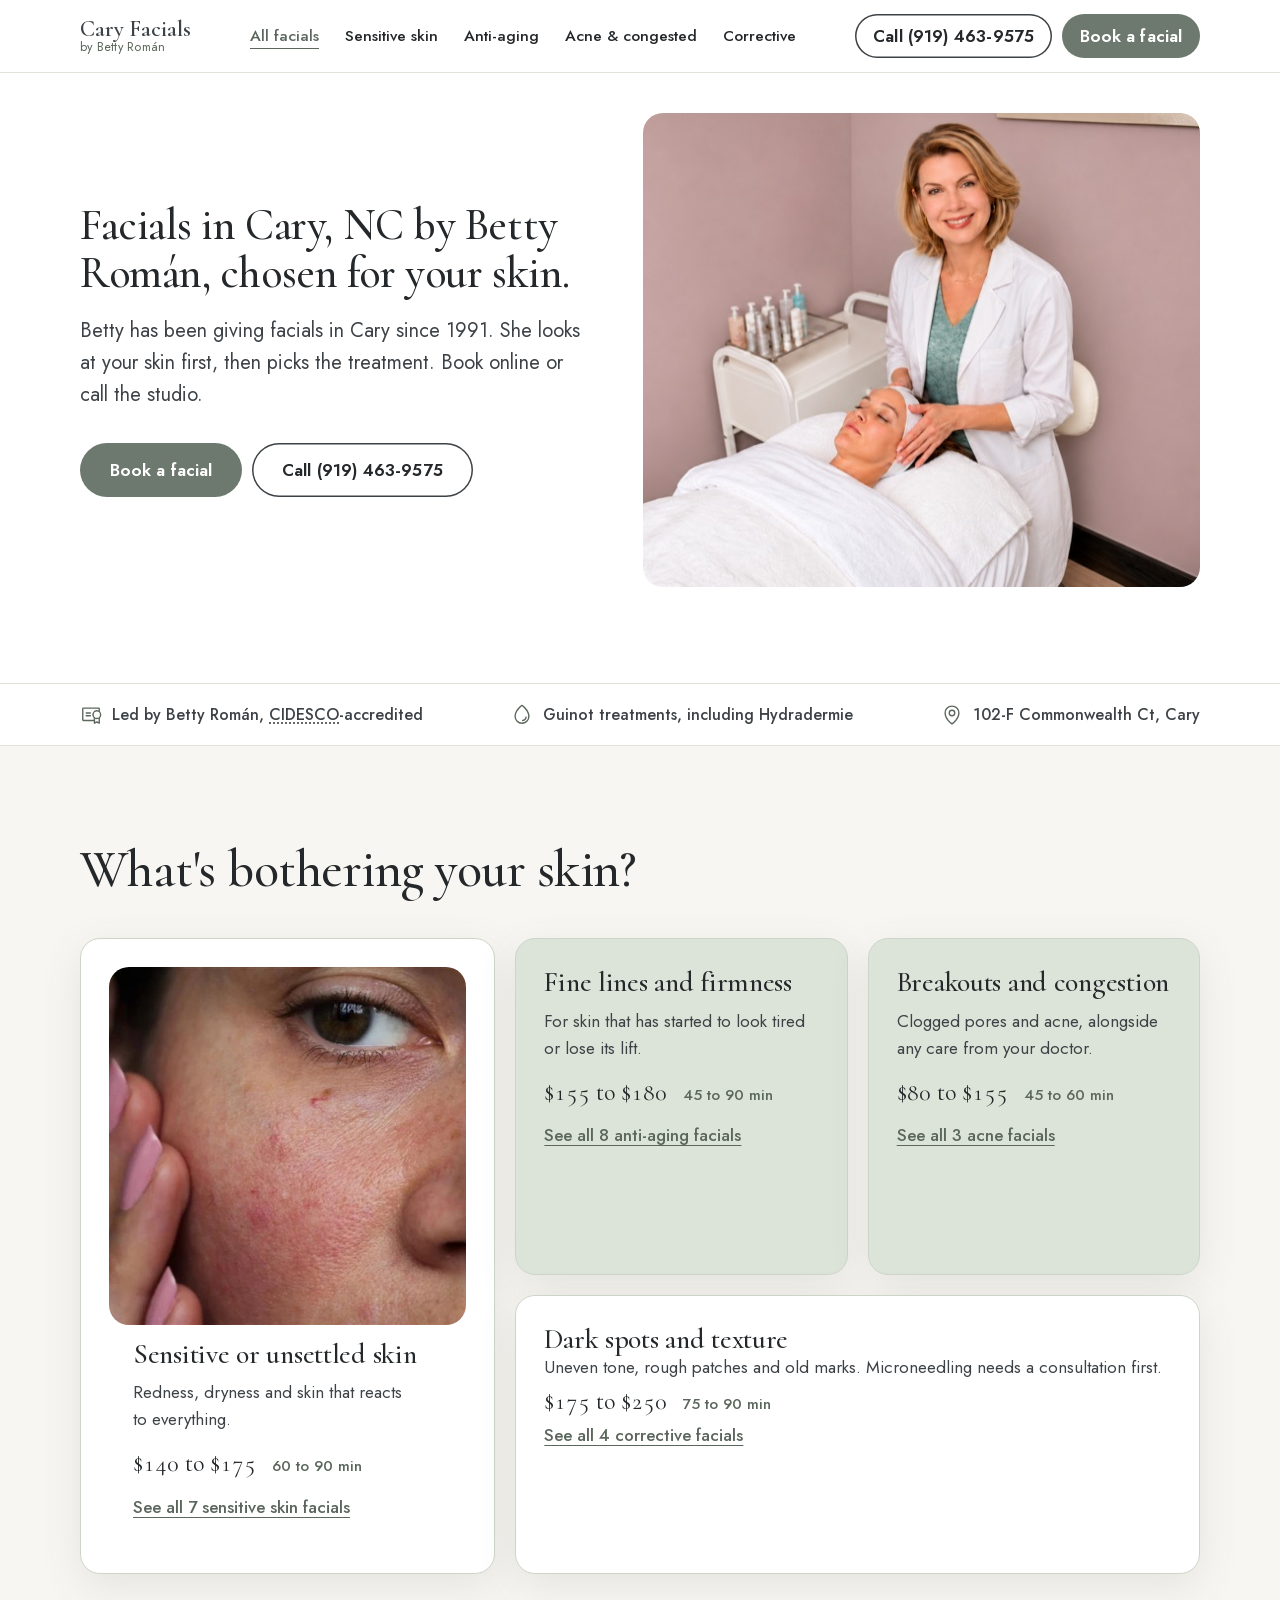
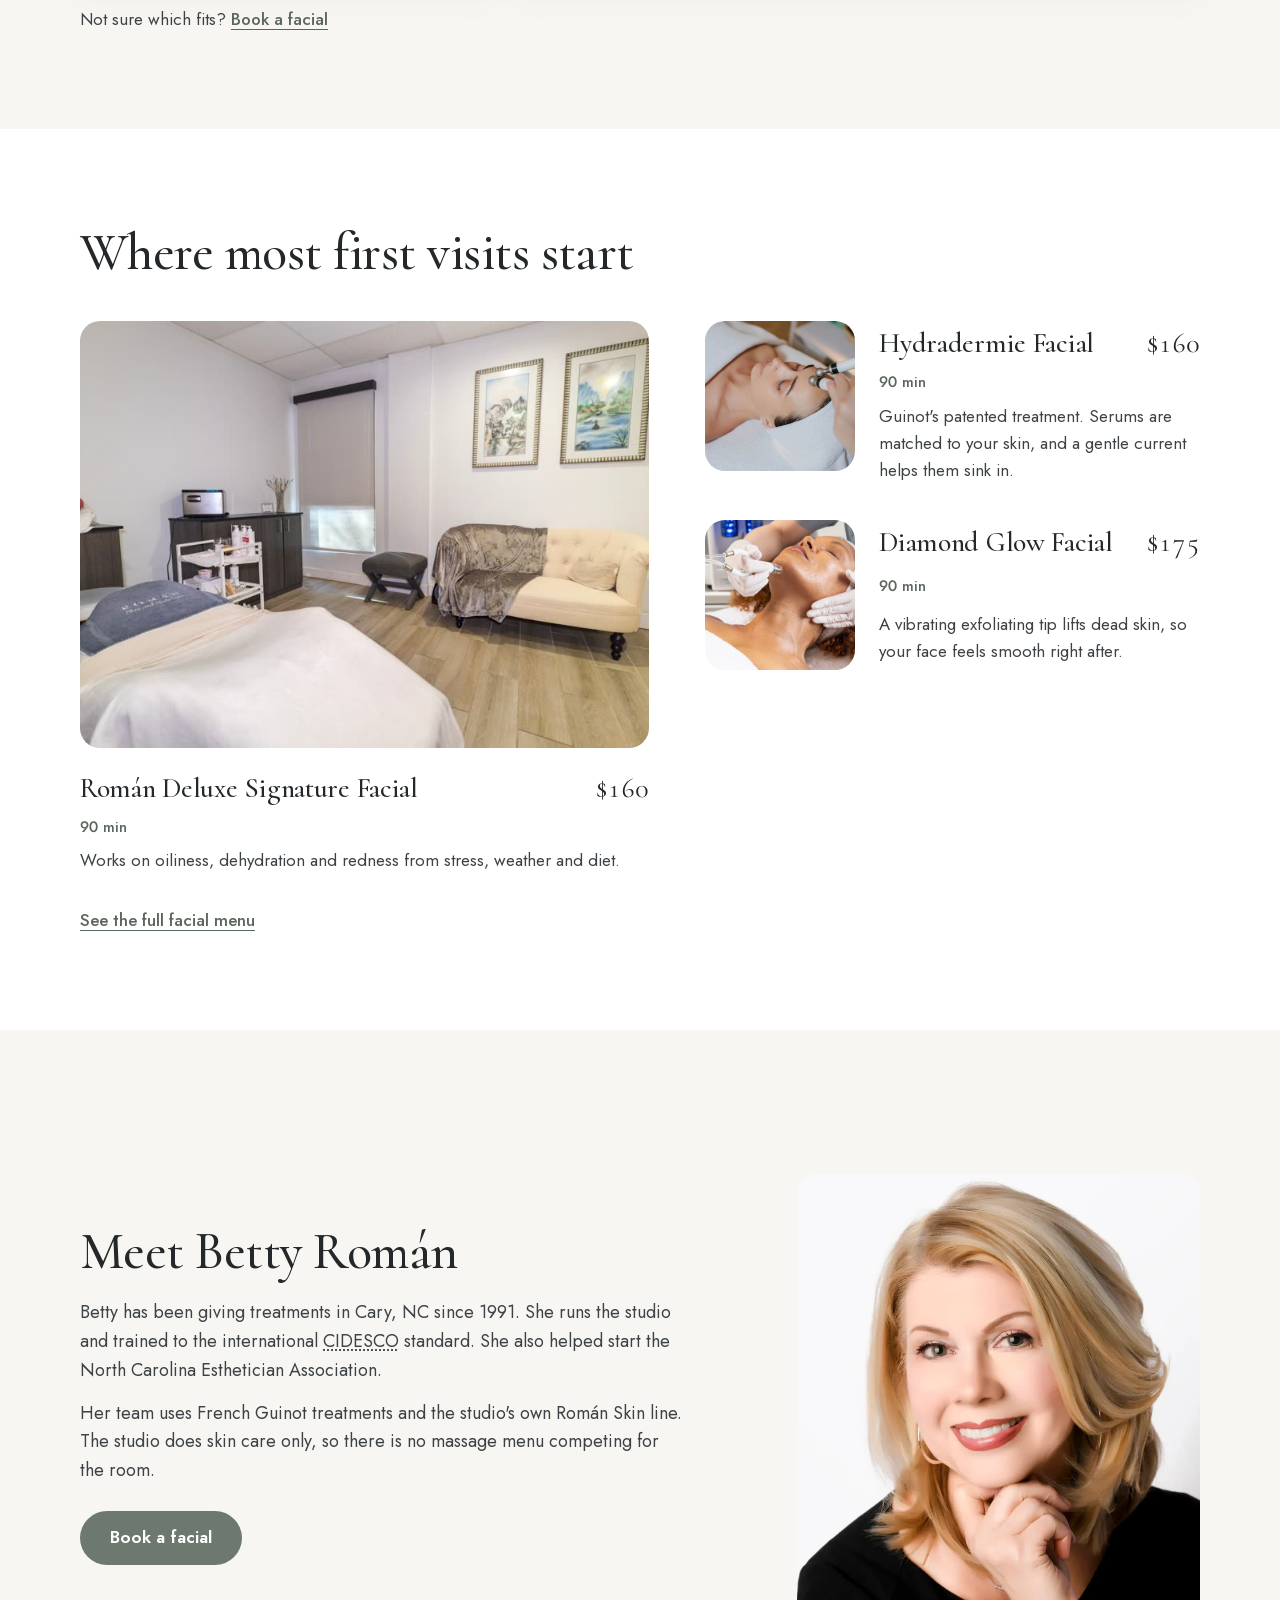
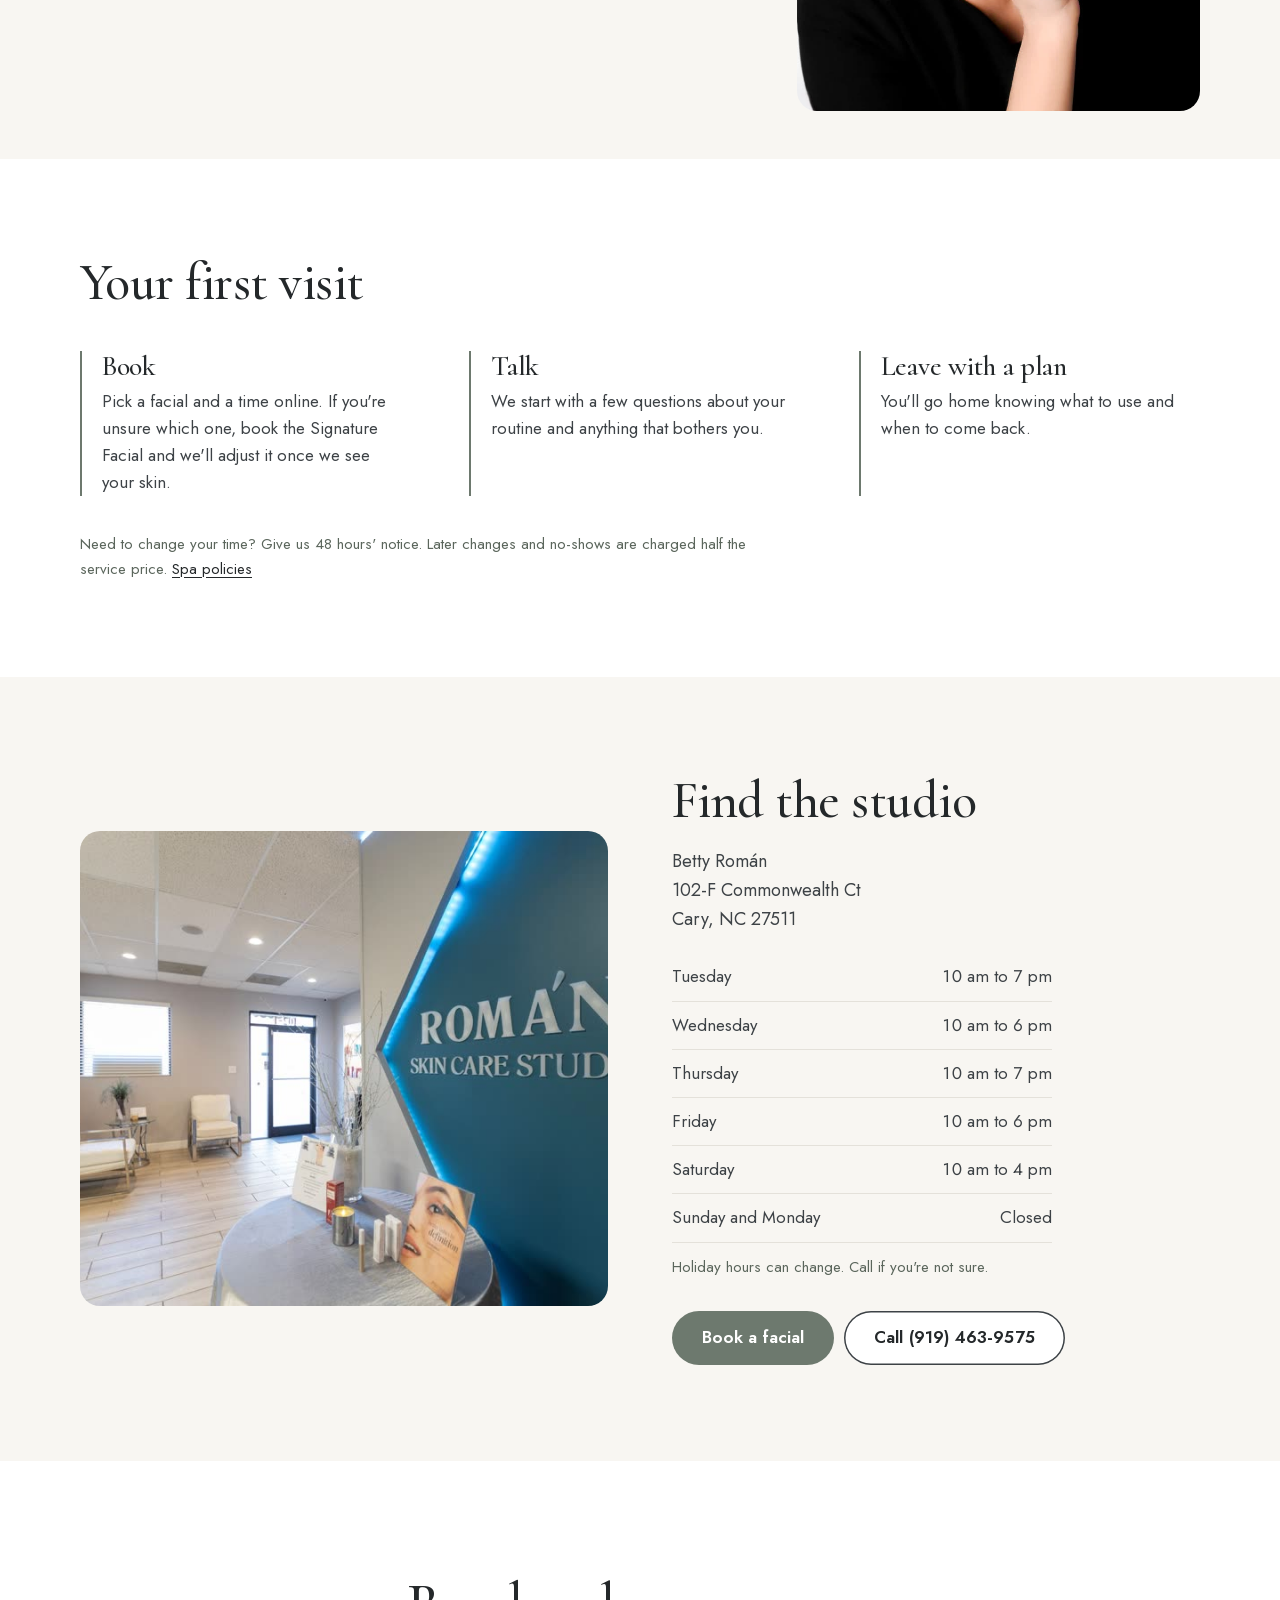
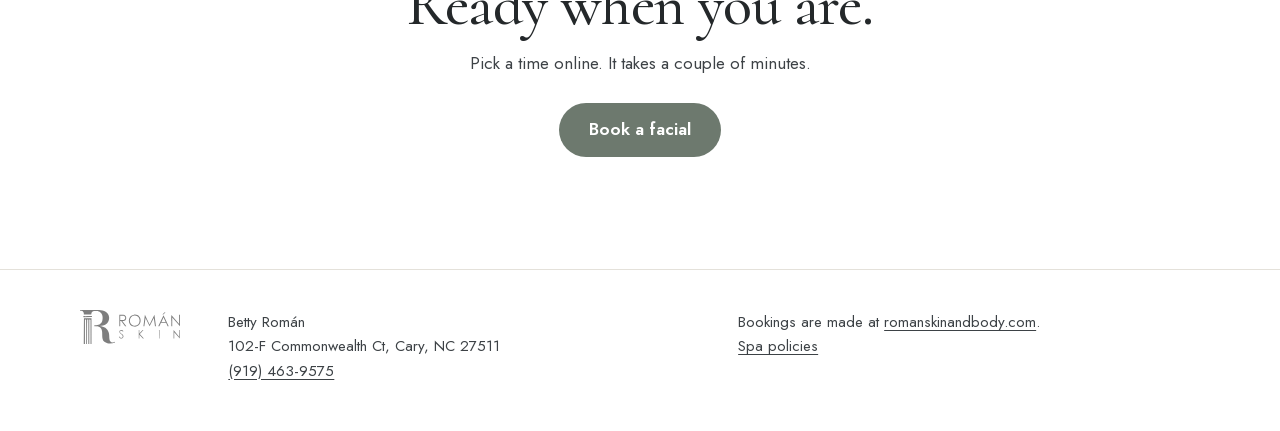
<file: index.html>
<!doctype html>
<html lang="en">
<head>
<meta charset="utf-8">
<script async src="https://www.googletagmanager.com/gtag/js?id=G-Q53BD5KMHZ"></script>
<script>window.dataLayer=window.dataLayer||[];function gtag(){dataLayer.push(arguments);}gtag("js",new Date());gtag("config","G-Q53BD5KMHZ");</script>
<meta name="viewport" content="width=device-width, initial-scale=1, viewport-fit=cover">
<title>Facials in Cary, NC | Betty Román</title>
<meta name="description" content="20 professional facials in Cary, NC for sensitive skin, anti-aging, acne and resurfacing. See times and prices, then book with Betty Román, 102-F Commonwealth Ct.">
<link rel="canonical" href="https://caryfacials.com/">
<meta name="theme-color" content="#FFFFFF">
<meta property="og:type" content="website">
<meta property="og:site_name" content="Cary Facials by Betty Román">
<meta property="og:title" content="Facials in Cary, NC | Betty Román">
<meta property="og:description" content="20 professional facials in Cary, NC for sensitive skin, anti-aging, acne and resurfacing. See times and prices, then book with Betty Román, 102-F Commonwealth Ct.">
<meta property="og:image" content="https://caryfacials.com/img/betty-facial-1600.jpg">
<meta property="og:url" content="https://caryfacials.com/">
<link rel="icon" href="/favicon.svg" type="image/svg+xml">
<link rel="preload" href="/fonts/cormorant.woff2" as="font" type="font/woff2" crossorigin>
<link rel="preload" href="/fonts/jost.woff2" as="font" type="font/woff2" crossorigin>
<link rel="preload" as="image" href="/img/betty-facial-800.jpg" imagesrcset="/img/betty-facial-800.jpg 800w, /img/betty-facial-1600.jpg 1597w" imagesizes="(min-width: 1024px) 56vw, 100vw">
<link rel="stylesheet" href="/style.css">
<link rel="stylesheet" href="/nav.css">
<script src="/nav.js" defer></script>
<script>document.documentElement.classList.add("js")</script>
<script type="application/ld+json">{"@context": "https://schema.org", "@graph": [{"@type": "WebSite", "@id": "https://caryfacials.com/#website", "name": "Cary Facials by Betty Román", "alternateName": "Cary Facials", "url": "https://caryfacials.com/", "publisher": {"@id": "https://caryfacials.com/#spa"}}, {"@type": "Person", "@id": "https://caryfacials.com/#betty", "name": "Betty Román", "jobTitle": "Founder and esthetician", "description": "Esthetician giving facials and skin treatments in Cary, NC since 1991.", "image": "https://caryfacials.com/img/betty-roman-800.jpg", "worksFor": {"@id": "https://caryfacials.com/#spa"}}]}</script>
<script type="application/ld+json">{"@context": "https://schema.org", "@type": "DaySpa", "@id": "https://caryfacials.com/#spa", "name": "Betty Román", "alternateName": "Román Skin & Body", "url": "https://www.romanskinandbody.com/", "telephone": "+1-919-463-9575", "image": "https://caryfacials.com/img/studio-entrance-1600.jpg", "address": {"@type": "PostalAddress", "streetAddress": "102-F Commonwealth Ct", "addressLocality": "Cary", "addressRegion": "NC", "postalCode": "27511", "addressCountry": "US"}, "openingHoursSpecification": [{"@type": "OpeningHoursSpecification", "dayOfWeek": "Tuesday", "opens": "10:00", "closes": "19:00"}, {"@type": "OpeningHoursSpecification", "dayOfWeek": "Wednesday", "opens": "10:00", "closes": "18:00"}, {"@type": "OpeningHoursSpecification", "dayOfWeek": "Thursday", "opens": "10:00", "closes": "19:00"}, {"@type": "OpeningHoursSpecification", "dayOfWeek": "Friday", "opens": "10:00", "closes": "18:00"}, {"@type": "OpeningHoursSpecification", "dayOfWeek": "Saturday", "opens": "10:00", "closes": "16:00"}], "priceRange": "$80–$250", "hasMap": "https://www.google.com/maps/search/?api=1&query=Rom%C3%A1n+Skin+%26+Body%2C+102-F+Commonwealth+Ct%2C+Cary%2C+NC+27511", "sameAs": ["https://www.facebook.com/romanskinandbody", "https://www.instagram.com/romanskinandbody"]}</script>
</head>
<body>

<!-- Phosphor Icons (regular), copied from @phosphor-icons/core 2.1.1 -->
<svg width="0" height="0" style="position:absolute" aria-hidden="true">
  <symbol id="i-cert" viewBox="0 0 256 256"><path d="M128,136a8,8,0,0,1-8,8H72a8,8,0,0,1,0-16h48A8,8,0,0,1,128,136Zm-8-40H72a8,8,0,0,0,0,16h48a8,8,0,0,0,0-16Zm112,65.47V224A8,8,0,0,1,220,231l-24-13.74L172,231A8,8,0,0,1,160,224V200H40a16,16,0,0,1-16-16V56A16,16,0,0,1,40,40H216a16,16,0,0,1,16,16V86.53a51.880,51.880,0,0,1,0,74.94ZM160,184V161.47A52,52,0,0,1,216,76V56H40V184Zm56-12a51.88,51.88,0,0,1-40,0v38.22l16-9.16a8,8,0,0,1,7.94,0l16,9.16Zm16-48a36,36,0,1,0-36,36A36,36,0,0,0,232,124Z"/></symbol>
  <symbol id="i-drop" viewBox="0 0 256 256"><path d="M174,47.75a254.19,254.19,0,0,0-41.45-38.3,8,8,0,0,0-9.18,0A254.19,254.19,0,0,0,82,47.750C54.51,79.32,40,112.6,40,144a88,88,0,0,0,176,0C216,112.6,201.490,79.32,174,47.75ZM128,216a72.08,72.08,0,0,1-72-72c0-57.23,55.47-105,72-118,16.53,13,72,60.75,72,118A72.08,72.08,0,0,1,128,216Zm55.89-62.66a57.6,57.6,0,0,1-46.56,46.55A8.75,8.75,0,0,1,136,200a8,8,0,0,1-1.32-15.89c16.57-2.79,30.63-16.85,33.44-33.45a8,8,0,0,1,15.78,2.68Z"/></symbol>
  <symbol id="i-pin" viewBox="0 0 256 256"><path d="M128,64a40,40,0,1,0,40,40A40,40,0,0,0,128,64Zm0,64a24,24,0,1,1,24-24A24,24,0,0,1,128,128Zm0-112a88.1,88.1,0,0,0-88,88c0,31.4,14.51,64.68,42,96.25a254.19,254.19,0,0,0,41.45,38.3,8,8,0,0,0,9.18,0A254.19,254.19,0,0,0,174,200.25c27.45-31.57,42-64.85,42-96.25A88.1,88.1,0,0,0,128,16Zm0,206c-16.53-13-72-60.75-72-118a72,72,0,0,1,144,0C200,161.23,144.53,209,128,222Z"/></symbol>
  <symbol id="i-phone" viewBox="0 0 256 256"><path d="M222.37,158.46l-47.11-21.11-.13-.06a16,16,0,0,0-15.17,1.4,8.12,8.12,0,0,0-.75.56L134.87,160c-15.42-7.49-31.34-23.29-38.830-38.51l20.78-24.710c.2-.25.39-.5.57-.77a16,16,0,0,0,1.32-15.06l0-.12L97.54,33.64a16,16,0,0,0-16.62-9.52A56.26,56.26,0,0,0,32,80c0,79.4,64.6,144,144,144a56.26,56.26,0,0,0,55.88-48.92A16,16,0,0,0,222.37,158.46ZM176,208A128.14,128.14,0,0,1,48,80,40.2,40.2,0,0,1,82.87,40a.61.61,0,0,0,0,.12l21,47L83.2,111.86a6.13,6.13,0,0,0-.57.77,16,16,0,0,0-1,15.7c9.06,18.53,27.73,37.06,46.46,46.11a16,16,0,0,0,15.750-1.14,8.44,8.44,0,0,0,.74-.56L168.89,152l47,21.05h0s.08,0,.11,0A40.21,40.21,0,0,1,176,208Z"/></symbol>
</svg>

<a class="skip" href="#main">Skip to content</a>

<header class="top">
  <div class="wrap top-in">
    <a class="mark" href="/"><span class="mark-name">Cary Facials</span><span class="mark-by">by Betty Román</span></a>
    <button class="nav-btn" type="button" aria-expanded="false" aria-controls="site-nav"><svg viewBox="0 0 24 24" aria-hidden="true"><line class="l1" x1="4" y1="8" x2="20" y2="8"/><line class="l2" x1="4" y1="16" x2="20" y2="16"/></svg><span>Menu</span></button>
    <nav class="nav" id="site-nav" aria-label="Facials">
      <ul><li><a href="/" aria-current="page">All facials</a></li><li><a href="/sensitive-skin-facials/">Sensitive skin</a></li><li><a href="/anti-aging-facials/">Anti-aging</a></li><li><a href="/acne-facials/">Acne &amp; congested</a></li><li><a href="/corrective-facials/">Corrective</a></li></ul>
      <div class="nav-cta"><a class="pill pill-line" href="tel:+19194639575" data-call="menu">Call (919) 463-9575</a><a class="pill pill-olive" href="https://www.romanskinandbody.com/pages/book-appointment?utm_source=caryfacials.com&amp;utm_medium=referral" data-book="menu">Book a facial</a></div>
    </nav>
    <div class="top-actions">
      <a class="pill pill-line hide-sm" href="tel:+19194639575" data-call="header">Call (919) 463-9575</a>
      <a class="pill pill-olive hide-sm" href="https://www.romanskinandbody.com/pages/book-appointment?utm_source=caryfacials.com&amp;utm_medium=referral" data-book="header">Book a facial</a>
    </div>
  </div>
</header>

<main id="main">

<section class="hero" id="hero">
  <div class="wrap hero-in">
    <div class="hero-photo rise">
      <img src="/img/betty-facial-800.jpg" srcset="/img/betty-facial-800.jpg 800w, /img/betty-facial-1600.jpg 1597w" sizes="(min-width: 1024px) 56vw, 100vw" width="1597" height="959" alt="Betty Román smiling beside a client during a facial in her Cary treatment room" fetchpriority="high">
    </div>
    <div class="hero-copy rise rise-2">
      <h1>Facials in Cary, NC by Betty Román, chosen for your skin.</h1>
      <p class="lede">Betty has been giving facials in Cary since 1991. She looks at your skin first, then picks the treatment. Book online or call the studio.</p>
      <div class="actions">
        <a class="pill pill-olive pill-lg" href="https://www.romanskinandbody.com/pages/book-appointment?utm_source=caryfacials.com&amp;utm_medium=referral" data-book="hero">Book a facial</a>
        <a class="pill pill-line pill-lg" href="tel:+19194639575" data-call="hero"><span class="call-long">Call (919) 463-9575</span><span class="call-short">Call</span></a>
      </div>
    </div>
  </div>
</section>

<section class="creds" aria-label="About the studio">
  <ul class="wrap creds-list">
    <li><svg class="ic" aria-hidden="true"><use href="#i-cert"/></svg><span>Led by Betty Román, <span class="tip" tabindex="0">CIDESCO<span class="tip-text" role="tooltip">CIDESCO is the international esthetics body. Its diploma is among the most rigorous skincare qualifications in the world.</span></span>-accredited</span></li>
    <li><svg class="ic" aria-hidden="true"><use href="#i-drop"/></svg>Guinot treatments, including Hydradermie</li>
    <li><svg class="ic" aria-hidden="true"><use href="#i-pin"/></svg>102-F Commonwealth Ct, Cary</li>
    <!-- Google rating slot: add a 4th <li> with the real rating, review count and a link to the Google profile. Do not use an estimate. -->
  </ul>
</section>

<section class="sec tint" aria-labelledby="needs-h">
  <div class="wrap">
    <h2 id="needs-h">What's bothering your skin?</h2>
    <div class="needs">
      <article class="need need-photo reveal">
        <img src="/img/sensitive-redness-533.jpg" width="533" height="533" alt="Close-up of redness and irritation on a cheek" loading="lazy" decoding="async">
        <div class="need-body">
          <h3>Sensitive or unsettled skin</h3>
          <p>Redness, dryness and skin that reacts to everything.</p>
          <p class="facts">$140 to $175 <span>60 to 90 min</span></p>
          <a class="go" href="/sensitive-skin-facials/">See all 7 sensitive skin facials</a>
        </div>
      </article>
      <article class="need reveal">
        <h3>Fine lines and firmness</h3>
        <p>For skin that has started to look tired or lose its lift.</p>
        <p class="facts">$155 to $180 <span>45 to 90 min</span></p>
          <a class="go" href="/anti-aging-facials/">See all 8 anti-aging facials</a>
      </article>
      <article class="need reveal">
        <h3>Breakouts and congestion</h3>
        <p>Clogged pores and acne, alongside any care from your doctor.</p>
        <p class="facts">$80 to $155 <span>45 to 60 min</span></p>
          <a class="go" href="/acne-facials/">See all 3 acne facials</a>
      </article>
      <article class="need need-wide reveal">
        <div>
          <h3>Dark spots and texture</h3>
          <p>Uneven tone, rough patches and old marks. Microneedling needs a consultation first.</p>
          <p class="facts">$175 to $250 <span>75 to 90 min</span></p>
          <a class="go" href="/corrective-facials/">See all 4 corrective facials</a>
        </div>
      </article>
    </div>
    <p class="more">Not sure which fits? <a href="https://www.romanskinandbody.com/pages/book-appointment?utm_source=caryfacials.com&amp;utm_medium=referral" data-book="needs">Book a facial</a></p>
  </div>
</section>

<section class="sec" aria-labelledby="pop-h">
  <div class="wrap">
    <h2 id="pop-h">Where most first visits start</h2>
    <div class="pop">
      <article class="pop-main reveal">
        <img src="/img/facial-room-800.jpg" srcset="/img/facial-room-800.jpg 800w, /img/facial-room-1600.jpg 1600w" sizes="(min-width: 1024px) 50vw, 100vw" width="1600" height="1066" alt="Betty Román's facial room at the Cary studio" loading="lazy" decoding="async">
        <div class="pop-row"><h3>Román Deluxe Signature Facial</h3><p class="price">$160</p></div>
        <p class="mins">90 min</p>
        <p>Works on oiliness, dehydration and redness from stress, weather and diet.</p>
      </article>
      <div class="pop-side">
        <article class="pop-item reveal">
          <img src="/img/hydradermie-800.jpg" width="1600" height="1200" alt="An esthetician using Hydradermie rollers on a client's forehead" loading="lazy" decoding="async">
          <div class="pop-row"><h3>Hydradermie Facial</h3><p class="price">$160</p></div>
          <p class="mins">90 min</p>
          <p>Guinot's patented treatment. Serums are matched to your skin, and a gentle current helps them sink in.</p>
        </article>
        <article class="pop-item reveal">
          <img src="/img/diamond-glow-800.jpg" width="800" height="800" alt="An esthetician using a Diamond Glow wand along a client's jawline" loading="lazy" decoding="async">
          <div class="pop-row"><h3>Diamond Glow Facial</h3><p class="price">$175</p></div>
          <p class="mins">90 min</p>
          <p>A vibrating exfoliating tip lifts dead skin, so your face feels smooth right after.</p>
        </article>
      </div>
    </div>
    <p class="more"><a href="https://www.romanskinandbody.com/pages/spa-menu">See the full facial menu</a></p>
  </div>
</section>

<section class="sec tint" aria-labelledby="betty-h">
  <div class="wrap betty">
    <div class="betty-photo reveal">
      <img src="/img/betty-roman-800.jpg" width="900" height="1350" alt="Portrait of Betty Román" loading="lazy" decoding="async">
    </div>
    <div class="betty-copy">
      <h2 id="betty-h">Meet Betty Román</h2>
      <p>Betty has been giving treatments in Cary, NC since 1991. She runs the studio and trained to the international <span class="tip" tabindex="0">CIDESCO<span class="tip-text" role="tooltip">CIDESCO is the international esthetics body. Its diploma is among the most rigorous skincare qualifications in the world.</span></span> standard. She also helped start the North Carolina Esthetician Association.</p>
      <p>Her team uses French Guinot treatments and the studio's own Román Skin line. The studio does skin care only, so there is no massage menu competing for the room.</p>
      <a class="pill pill-olive pill-lg" href="https://www.romanskinandbody.com/pages/book-appointment?utm_source=caryfacials.com&amp;utm_medium=referral" data-book="betty">Book a facial</a>
    </div>
  </div>
</section>

<section class="sec" aria-labelledby="first-h">
  <div class="wrap">
    <h2 id="first-h">Your first visit</h2>
    <ol class="steps">
      <li class="reveal"><h3>Book</h3><p>Pick a facial and a time online. If you're unsure which one, book the Signature Facial and we'll adjust it once we see your skin.</p></li>
      <li class="reveal"><h3>Talk</h3><p>We start with a few questions about your routine and anything that bothers you.</p></li>
      <li class="reveal"><h3>Leave with a plan</h3><p>You'll go home knowing what to use and when to come back.</p></li>
    </ol>
    <p class="policy">Need to change your time? Give us 48 hours' notice. Later changes and no-shows are charged half the service price. <a href="https://www.romanskinandbody.com/pages/spa-policies">Spa policies</a></p>
  </div>
</section>

<section class="sec tint" aria-labelledby="visit-h">
  <div class="wrap visit">
    <div class="visit-photo reveal">
      <img src="/img/studio-entrance-800.jpg" srcset="/img/studio-entrance-800.jpg 800w, /img/studio-entrance-1600.jpg 1600w" sizes="(min-width: 1024px) 50vw, 100vw" width="1600" height="1066" alt="Entrance to Betty Román's studio on Commonwealth Ct" loading="lazy" decoding="async">
    </div>
    <div class="visit-copy">
      <h2 id="visit-h">Find the studio</h2>
      <p class="addr"><a href="https://www.google.com/maps/search/?api=1&amp;query=Rom%C3%A1n+Skin+%26+Body%2C+102-F+Commonwealth+Ct%2C+Cary%2C+NC+27511">Betty Román<br>102-F Commonwealth Ct<br>Cary, NC 27511</a></p>
      <table class="hours">
        <caption class="sr">Opening hours</caption>
        <tbody>
          <tr><th scope="row">Tuesday</th><td>10 am to 7 pm</td></tr>
          <tr><th scope="row">Wednesday</th><td>10 am to 6 pm</td></tr>
          <tr><th scope="row">Thursday</th><td>10 am to 7 pm</td></tr>
          <tr><th scope="row">Friday</th><td>10 am to 6 pm</td></tr>
          <tr><th scope="row">Saturday</th><td>10 am to 4 pm</td></tr>
          <tr><th scope="row">Sunday and Monday</th><td>Closed</td></tr>
        </tbody>
      </table>
      <p class="note">Holiday hours can change. Call if you're not sure.</p>
      <div class="actions">
        <a class="pill pill-olive pill-lg" href="https://www.romanskinandbody.com/pages/book-appointment?utm_source=caryfacials.com&amp;utm_medium=referral" data-book="visit">Book a facial</a>
        <a class="pill pill-line pill-lg" href="tel:+19194639575" data-call="visit"><span class="call-long">Call (919) 463-9575</span><span class="call-short">Call</span></a>
      </div>
    </div>
  </div>
</section>

<section class="sec final" id="final" aria-labelledby="final-h">
  <div class="wrap">
    <h2 id="final-h">Ready when you are.</h2>
    <p>Pick a time online. It takes a couple of minutes.</p>
    <a class="pill pill-olive pill-lg" href="https://www.romanskinandbody.com/pages/book-appointment?utm_source=caryfacials.com&amp;utm_medium=referral" data-book="final">Book a facial</a>
  </div>
</section>

</main>

<footer class="foot" id="foot">
  <div class="wrap foot-in">
    <a class="logo" href="https://www.romanskinandbody.com/"><img src="/img/roman-logo.svg" width="118" height="40" alt="Román Skin &amp; Body" loading="lazy"></a>
    <p>Betty Román<br>102-F Commonwealth Ct, Cary, NC 27511<br><a href="tel:+19194639575" data-call="footer">(919) 463-9575</a></p>
    <p>Bookings are made at <a href="https://www.romanskinandbody.com/pages/book-appointment?utm_source=caryfacials.com&amp;utm_medium=referral" data-book="footer">romanskinandbody.com</a>.<br><a href="https://www.romanskinandbody.com/pages/spa-policies">Spa policies</a></p>
  </div>
</footer>

<div class="dock" id="dock" aria-hidden="true">
  <a class="pill pill-olive pill-lg" href="https://www.romanskinandbody.com/pages/book-appointment?utm_source=caryfacials.com&amp;utm_medium=referral" data-book="sticky" tabindex="-1">Book a facial</a>
  <a class="dock-call" href="tel:+19194639575" data-call="sticky" tabindex="-1" aria-label="Call (919) 463-9575"><svg class="ic" aria-hidden="true"><use href="#i-phone"/></svg></a>
</div>

<script>
(function () {
  // Analytics: one listener for every booking and call link.
  document.addEventListener("click", function (e) {
    var a = e.target.closest("a[data-book], a[data-call]");
    if (!a || typeof gtag !== "function") return;
    if (a.dataset.book) gtag("event", "book_click", { location: a.dataset.book });
    else gtag("event", "call_click", { location: a.dataset.call });
  });

  if (!("IntersectionObserver" in window)) return;

  // Fade cards in once as they enter the viewport.
  var io = new IntersectionObserver(function (entries) {
    entries.forEach(function (en) {
      if (en.isIntersecting) { en.target.classList.add("in"); io.unobserve(en.target); }
    });
  }, { rootMargin: "0px 0px -10% 0px" });
  document.querySelectorAll(".reveal").forEach(function (el) { io.observe(el); });

  // CIDESCO tooltips: fixed-position so the scrolling creds strip can't clip them; kept inside the viewport.
document.querySelectorAll(".tip").forEach(function (t) {
  var tx = t.querySelector(".tip-text");
  function fit() {
    var r = t.getBoundingClientRect(), vw = document.documentElement.clientWidth;
    tx.style.left = Math.max(12, Math.min(r.left, vw - 12 - tx.offsetWidth)) + "px";
    tx.style.top = (r.top - tx.offsetHeight - 8) + "px";
  }
  t.addEventListener("mouseenter", fit);
  t.addEventListener("focus", fit);
});
addEventListener("scroll", function () { var a = document.activeElement; if (a && a.classList.contains("tip")) a.blur(); }, { passive: true });
// Mobile booking bar: show once the hero is gone, hide over the final CTA and footer.
  var dock = document.getElementById("dock");
  var state = { hero: true, end: false };
  function sync() {
    var on = !state.hero && !state.end;
    dock.classList.toggle("on", on);
    dock.setAttribute("aria-hidden", on ? "false" : "true");
    dock.querySelectorAll("a").forEach(function (a) { a.tabIndex = on ? 0 : -1; });
  }
  new IntersectionObserver(function (en) { state.hero = en[0].isIntersecting; sync(); })
    .observe(document.getElementById("hero"));
  var endSeen = new Set();
  var endIo = new IntersectionObserver(function (entries) {
    entries.forEach(function (en) { en.isIntersecting ? endSeen.add(en.target) : endSeen.delete(en.target); });
    state.end = endSeen.size > 0; sync();
  });
  endIo.observe(document.getElementById("final"));
  endIo.observe(document.getElementById("foot"));
})();
</script>
</body>
</html>
</file>
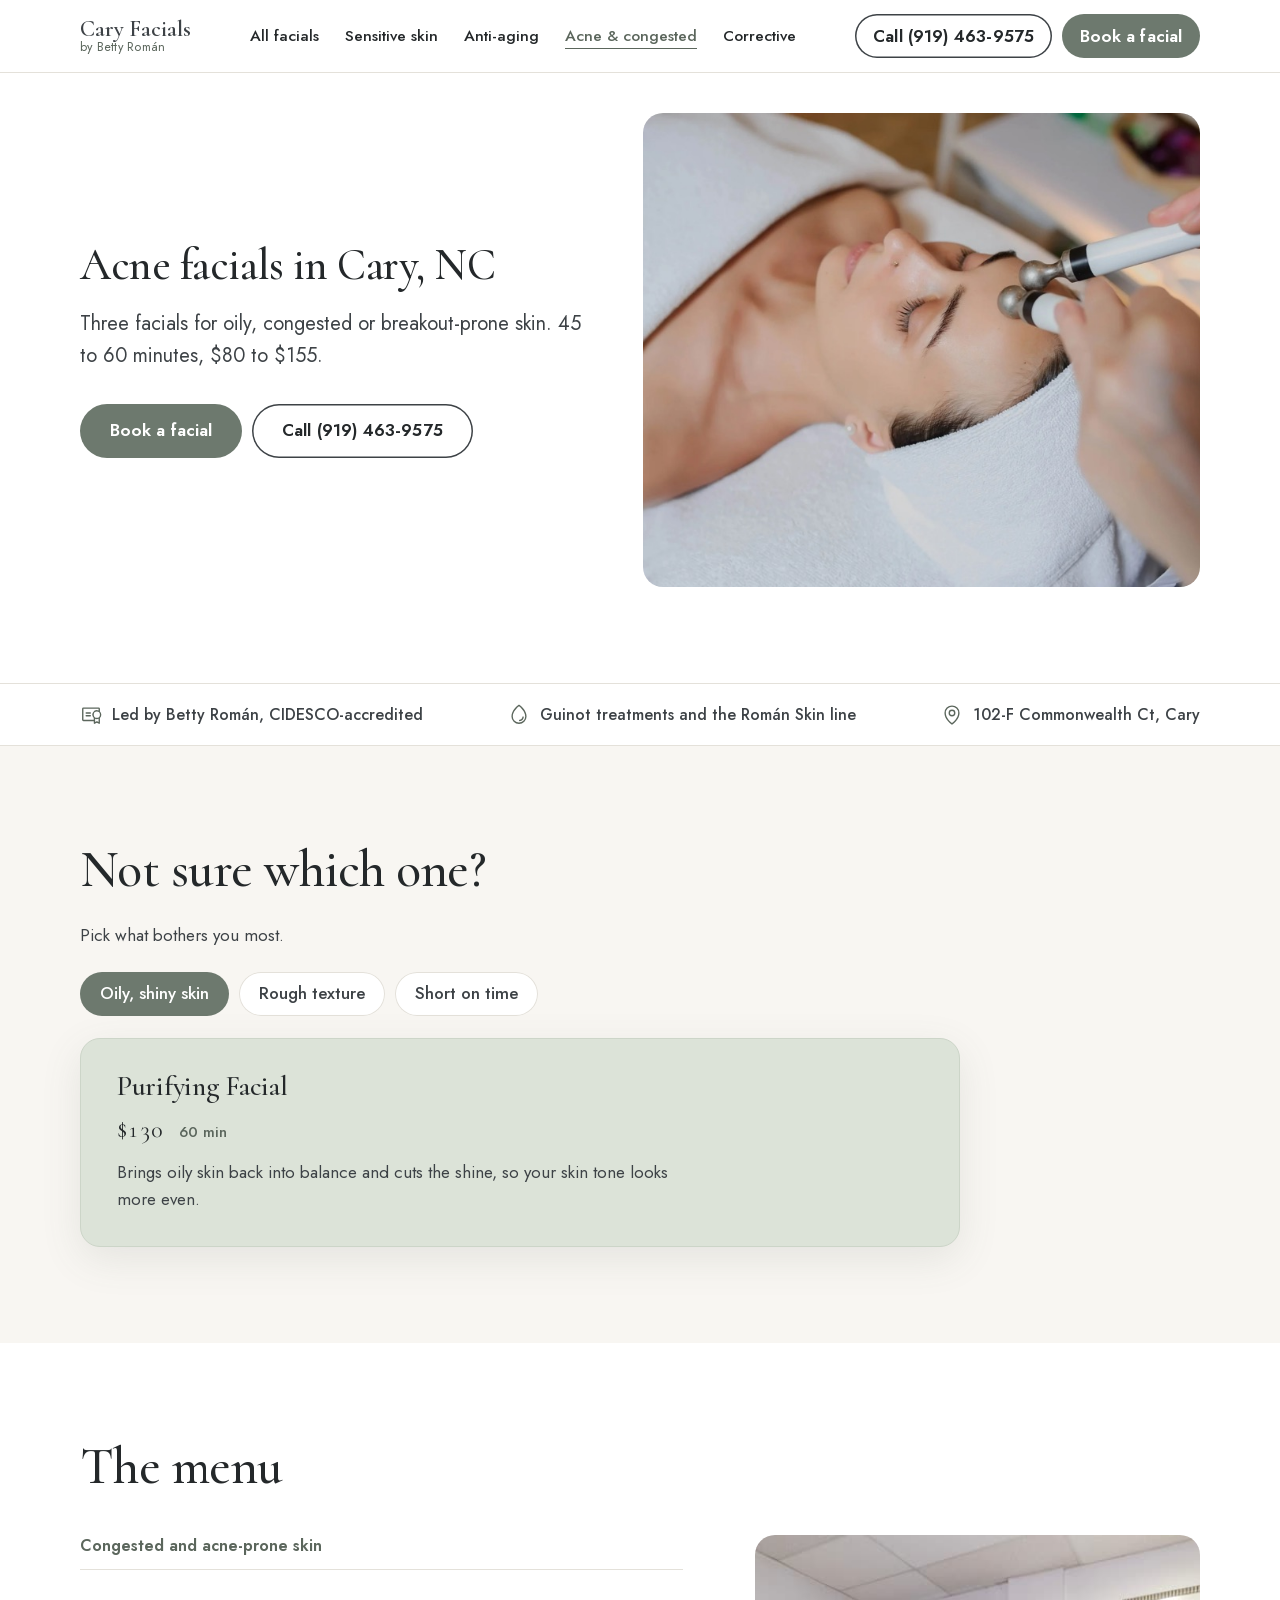
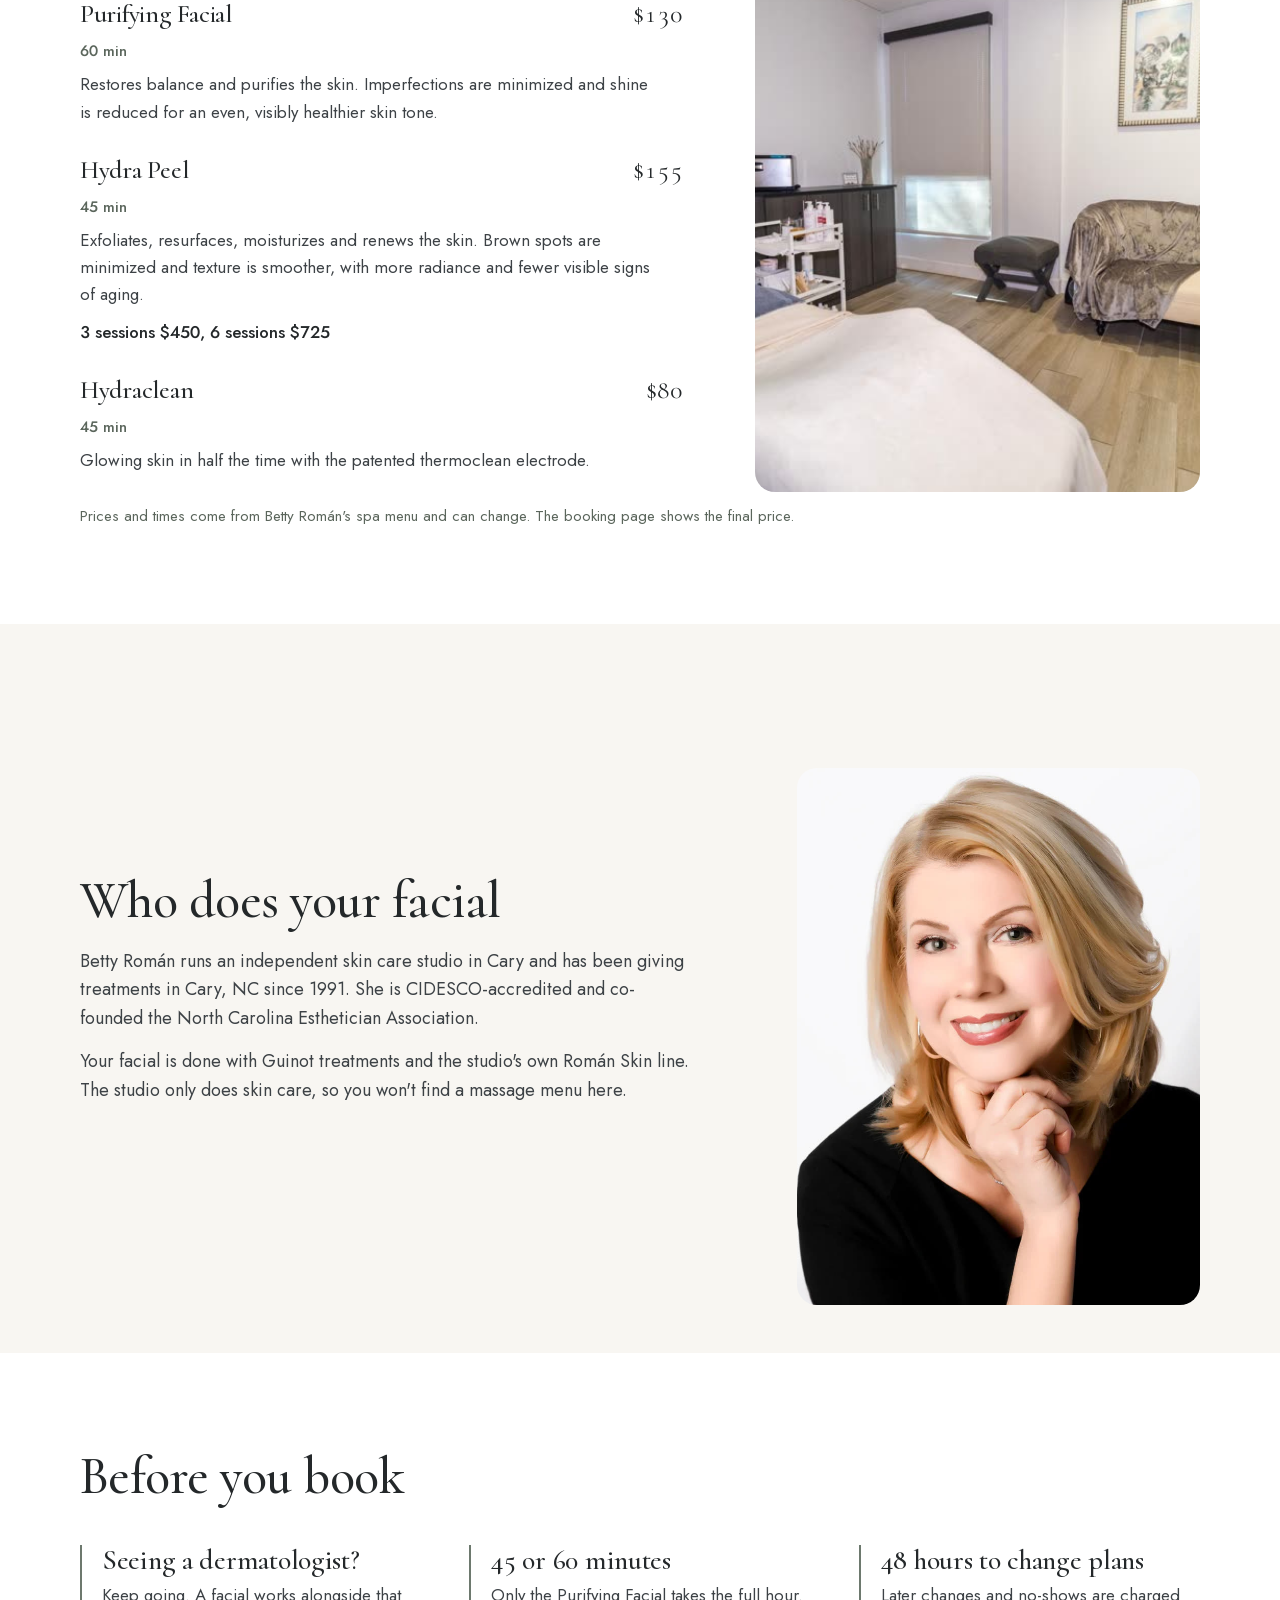
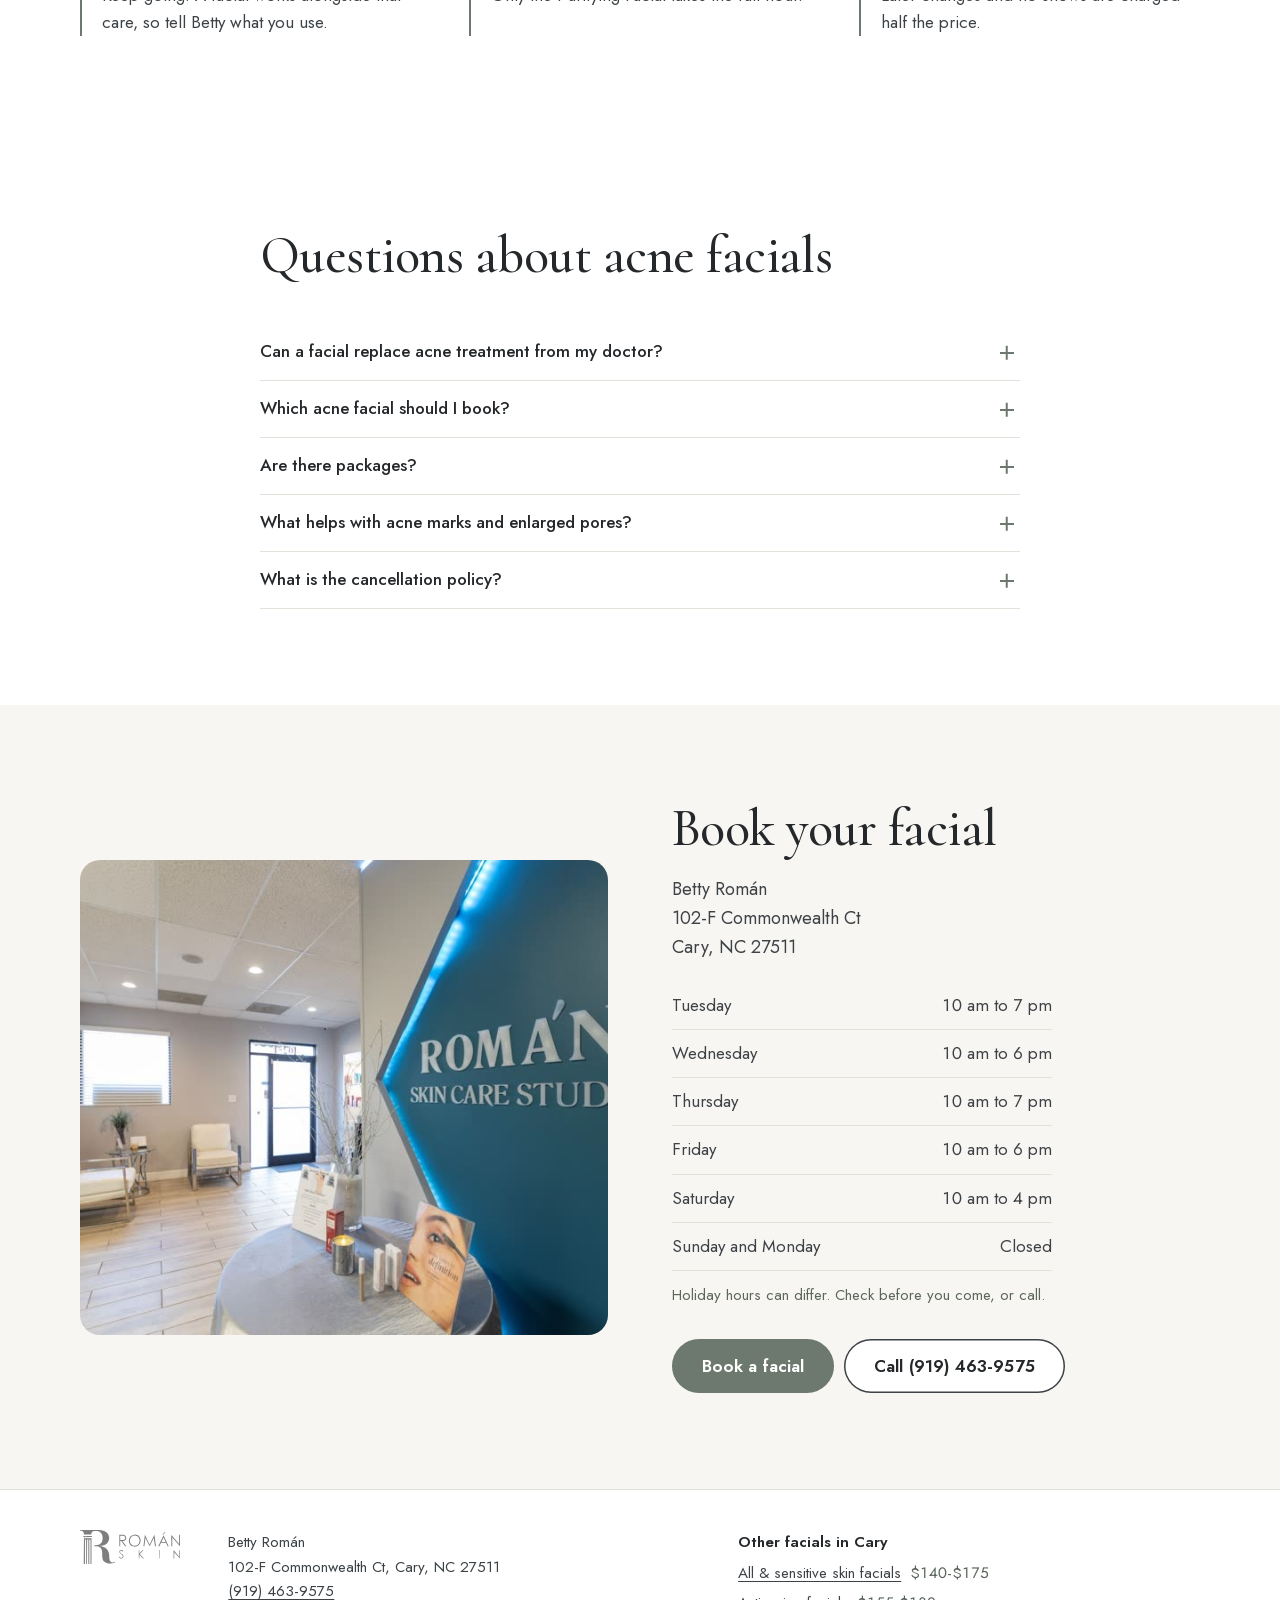
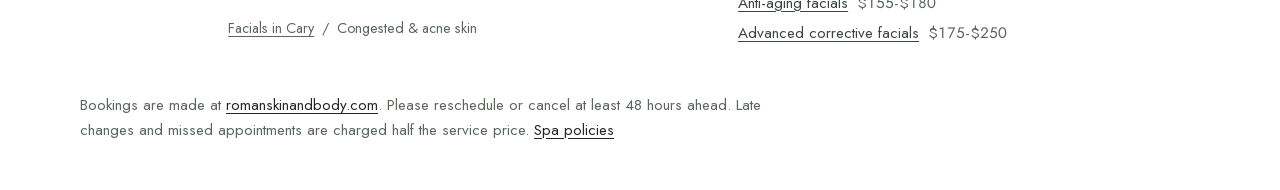
<file: acne-facials/index.html>
<!doctype html>
<html lang="en">
<head>
<meta charset="utf-8">
<script async src="https://www.googletagmanager.com/gtag/js?id=G-Q53BD5KMHZ"></script>
<script>window.dataLayer=window.dataLayer||[];function gtag(){dataLayer.push(arguments);}gtag("js",new Date());gtag("config","G-Q53BD5KMHZ");</script>
<meta name="viewport" content="width=device-width, initial-scale=1">
<title>Acne Facials in Cary, NC | Betty Román</title>
<meta name="description" content="Acne &amp; Congested Skin Facials in Cary, NC: 3 treatments, 45-60 min, $80-$155. With Betty Román, 102-F Commonwealth Ct, Cary. Book online.">
<link rel="canonical" href="https://caryfacials.com/acne-facials/">
<meta property="og:type" content="website">
<meta property="og:site_name" content="Cary Facials by Betty Román">
<meta property="og:title" content="Acne Facials in Cary, NC | Betty Román">
<meta property="og:description" content="Acne &amp; Congested Skin Facials in Cary, NC: 3 treatments, 45-60 min, $80-$155. With Betty Román, 102-F Commonwealth Ct, Cary. Book online.">
<meta property="og:url" content="https://caryfacials.com/acne-facials/">
<meta property="og:image" content="https://caryfacials.com/img/hydradermie-1600.jpg">
<meta name="theme-color" content="#FFFFFF">
<link rel="preload" as="image" href="/img/hydradermie-800.jpg" imagesrcset="/img/hydradermie-800.jpg 800w, /img/hydradermie-1600.jpg 1600w" imagesizes="(min-width: 1024px) 56vw, 100vw">
<link rel="icon" href="/favicon.svg" type="image/svg+xml">
<link rel="preload" href="/fonts/cormorant.woff2" as="font" type="font/woff2" crossorigin>
<link rel="preload" href="/fonts/jost.woff2" as="font" type="font/woff2" crossorigin>
<script>document.documentElement.classList.add("js")</script>
<link rel="stylesheet" href="/style.css">
<link rel="stylesheet" href="/acne-facials/page.css">
<link rel="stylesheet" href="/nav.css">
<script src="/nav.js" defer></script>
<script type="application/ld+json">{"@context": "https://schema.org", "@type": "DaySpa", "@id": "https://caryfacials.com/#spa", "name": "Betty Román", "alternateName": "Román Skin & Body", "url": "https://www.romanskinandbody.com/", "telephone": "+1-919-463-9575", "image": "https://caryfacials.com/img/studio-entrance-1600.jpg", "address": {"@type": "PostalAddress", "streetAddress": "102-F Commonwealth Ct", "addressLocality": "Cary", "addressRegion": "NC", "postalCode": "27511", "addressCountry": "US"}, "openingHoursSpecification": [{"@type": "OpeningHoursSpecification", "dayOfWeek": "Tuesday", "opens": "10:00", "closes": "19:00"}, {"@type": "OpeningHoursSpecification", "dayOfWeek": "Wednesday", "opens": "10:00", "closes": "18:00"}, {"@type": "OpeningHoursSpecification", "dayOfWeek": "Thursday", "opens": "10:00", "closes": "19:00"}, {"@type": "OpeningHoursSpecification", "dayOfWeek": "Friday", "opens": "10:00", "closes": "18:00"}, {"@type": "OpeningHoursSpecification", "dayOfWeek": "Saturday", "opens": "10:00", "closes": "16:00"}], "priceRange": "$80-$250", "hasMap": "https://www.google.com/maps/search/?api=1&query=Rom%C3%A1n+Skin+%26+Body%2C+102-F+Commonwealth+Ct%2C+Cary%2C+NC+27511", "sameAs": ["https://www.facebook.com/romanskinandbody", "https://www.instagram.com/romanskinandbody"], "hasOfferCatalog": {"@type": "OfferCatalog", "name": "Acne & Congested Skin Facials in Cary, NC", "itemListElement": [{"@type": "Offer", "price": "130", "priceCurrency": "USD", "itemOffered": {"@type": "Service", "name": "Purifying Facial"}}, {"@type": "Offer", "price": "155", "priceCurrency": "USD", "itemOffered": {"@type": "Service", "name": "Hydra Peel"}}, {"@type": "Offer", "price": "80", "priceCurrency": "USD", "itemOffered": {"@type": "Service", "name": "Hydraclean"}}]}}</script>
<script type="application/ld+json">{"@context": "https://schema.org", "@type": "BreadcrumbList", "itemListElement": [{"@type": "ListItem", "position": 1, "name": "Facials in Cary", "item": "https://caryfacials.com/"}, {"@type": "ListItem", "position": 2, "name": "Acne & Congested Skin Facials in Cary, NC", "item": "https://caryfacials.com/acne-facials/"}]}</script>
<script type="application/ld+json">{"@context": "https://schema.org", "@type": "FAQPage", "mainEntity": [{"@type": "Question", "name": "Can a facial replace acne treatment from my doctor?", "acceptedAnswer": {"@type": "Answer", "text": "No. Facials work alongside medical care, not in place of it. For persistent or painful acne, see a dermatologist, and tell Betty about any treatment you are using."}}, {"@type": "Question", "name": "Which acne facial should I book?", "acceptedAnswer": {"@type": "Answer", "text": "The Purifying Facial ($130, 60 min) rebalances oily skin and reduces shine. The Hydra Peel ($155, 45 min) exfoliates and smooths texture. The Hydraclean ($80, 45 min) is the quickest and least expensive, using a patented thermoclean electrode."}}, {"@type": "Question", "name": "Are there packages?", "acceptedAnswer": {"@type": "Answer", "text": "Yes, for the Hydra Peel: 3 sessions for $450 or 6 sessions for $725."}}, {"@type": "Question", "name": "What helps with acne marks and enlarged pores?", "acceptedAnswer": {"@type": "Answer", "text": "Two advanced corrective facials are aimed at this. The Brightening Facial with LED Light Therapy is anti-bacterial and suited to acne-prone skin, and the Bio Skin Renew peel targets acne, pigmentation spots and dilated pores."}}, {"@type": "Question", "name": "What is the cancellation policy?", "acceptedAnswer": {"@type": "Answer", "text": "Please reschedule or cancel at least 48 hours before your appointment. Later changes and missed appointments are charged half the service price."}}]}</script>
</head>
<body>

<!-- Phosphor Icons (regular), copied from @phosphor-icons/core 2.1.1 -->
<svg width="0" height="0" style="position:absolute" aria-hidden="true">
  <symbol id="i-cert" viewBox="0 0 256 256"><path d="M128,136a8,8,0,0,1-8,8H72a8,8,0,0,1,0-16h48A8,8,0,0,1,128,136Zm-8-40H72a8,8,0,0,0,0,16h48a8,8,0,0,0,0-16Zm112,65.47V224A8,8,0,0,1,220,231l-24-13.74L172,231A8,8,0,0,1,160,224V200H40a16,16,0,0,1-16-16V56A16,16,0,0,1,40,40H216a16,16,0,0,1,16,16V86.53a51.880,51.880,0,0,1,0,74.94ZM160,184V161.47A52,52,0,0,1,216,76V56H40V184Zm56-12a51.88,51.88,0,0,1-40,0v38.22l16-9.16a8,8,0,0,1,7.94,0l16,9.16Zm16-48a36,36,0,1,0-36,36A36,36,0,0,0,232,124Z"/></symbol>
  <symbol id="i-drop" viewBox="0 0 256 256"><path d="M174,47.75a254.19,254.19,0,0,0-41.45-38.3,8,8,0,0,0-9.18,0A254.19,254.19,0,0,0,82,47.750C54.51,79.32,40,112.6,40,144a88,88,0,0,0,176,0C216,112.6,201.490,79.32,174,47.75ZM128,216a72.08,72.08,0,0,1-72-72c0-57.23,55.47-105,72-118,16.53,13,72,60.75,72,118A72.08,72.08,0,0,1,128,216Zm55.89-62.66a57.6,57.6,0,0,1-46.56,46.55A8.75,8.75,0,0,1,136,200a8,8,0,0,1-1.32-15.89c16.57-2.79,30.63-16.85,33.44-33.45a8,8,0,0,1,15.78,2.68Z"/></symbol>
  <symbol id="i-pin" viewBox="0 0 256 256"><path d="M128,64a40,40,0,1,0,40,40A40,40,0,0,0,128,64Zm0,64a24,24,0,1,1,24-24A24,24,0,0,1,128,128Zm0-112a88.1,88.1,0,0,0-88,88c0,31.4,14.51,64.68,42,96.25a254.19,254.19,0,0,0,41.45,38.3,8,8,0,0,0,9.18,0A254.19,254.19,0,0,0,174,200.25c27.45-31.57,42-64.85,42-96.25A88.1,88.1,0,0,0,128,16Zm0,206c-16.53-13-72-60.75-72-118a72,72,0,0,1,144,0C200,161.23,144.53,209,128,222Z"/></symbol>
  <symbol id="i-phone" viewBox="0 0 256 256"><path d="M222.37,158.46l-47.11-21.11-.13-.06a16,16,0,0,0-15.17,1.4,8.12,8.12,0,0,0-.75.56L134.87,160c-15.42-7.49-31.34-23.29-38.830-38.51l20.78-24.710c.2-.25.39-.5.57-.77a16,16,0,0,0,1.32-15.06l0-.12L97.54,33.64a16,16,0,0,0-16.62-9.52A56.26,56.26,0,0,0,32,80c0,79.4,64.6,144,144,144a56.26,56.26,0,0,0,55.88-48.92A16,16,0,0,0,222.37,158.46ZM176,208A128.14,128.14,0,0,1,48,80,40.2,40.2,0,0,1,82.87,40a.61.61,0,0,0,0,.12l21,47L83.2,111.86a6.13,6.13,0,0,0-.57.77,16,16,0,0,0-1,15.7c9.06,18.53,27.73,37.06,46.46,46.11a16,16,0,0,0,15.750-1.14,8.44,8.44,0,0,0,.74-.56L168.89,152l47,21.05h0s.08,0,.11,0A40.21,40.21,0,0,1,176,208Z"/></symbol>
</svg>

<a class="skip" href="#main">Skip to content</a>

<header class="top">
  <div class="wrap top-in">
    <a class="mark" href="/"><span class="mark-name">Cary Facials</span><span class="mark-by">by Betty Román</span></a>
    <button class="nav-btn" type="button" aria-expanded="false" aria-controls="site-nav"><svg viewBox="0 0 24 24" aria-hidden="true"><line class="l1" x1="4" y1="8" x2="20" y2="8"/><line class="l2" x1="4" y1="16" x2="20" y2="16"/></svg><span>Menu</span></button>
    <nav class="nav" id="site-nav" aria-label="Facials">
      <ul><li><a href="/">All facials</a></li><li><a href="/sensitive-skin-facials/">Sensitive skin</a></li><li><a href="/anti-aging-facials/">Anti-aging</a></li><li><a href="/acne-facials/" aria-current="page">Acne &amp; congested</a></li><li><a href="/corrective-facials/">Corrective</a></li></ul>
      <div class="nav-cta"><a class="pill pill-line" href="tel:+19194639575" data-call="menu">Call (919) 463-9575</a><a class="pill pill-olive" href="https://www.romanskinandbody.com/pages/book-appointment?utm_source=caryfacials.com&amp;utm_medium=referral&amp;utm_campaign=acne-lp" data-book="menu">Book a facial</a></div>
    </nav>
    <div class="top-actions">
      <a class="pill pill-line hide-sm" href="tel:+19194639575" data-call="header">Call (919) 463-9575</a>
      <a class="pill pill-olive hide-sm" href="https://www.romanskinandbody.com/pages/book-appointment?utm_source=caryfacials.com&amp;utm_medium=referral&amp;utm_campaign=acne-lp" data-book="header">Book a facial</a>
    </div>
  </div>
</header>

<main id="main">

<section class="hero" id="hero">
  <div class="wrap hero-in">
    <div class="hero-photo rise">
      <img src="/img/hydradermie-800.jpg" srcset="/img/hydradermie-800.jpg 800w, /img/hydradermie-1600.jpg 1600w" sizes="(min-width: 1024px) 56vw, 100vw" width="800" height="600" alt="An esthetician using Hydradermie rollers on a client's forehead" fetchpriority="high">
    </div>
    <div class="hero-copy rise rise-2">
      <h1>Acne facials in Cary, NC</h1>
      <p class="lede">Three facials for oily, congested or breakout-prone skin. 45 to 60 minutes, $80 to $155.</p>
      <div class="actions">
        <a class="pill pill-olive pill-lg" href="https://www.romanskinandbody.com/pages/book-appointment?utm_source=caryfacials.com&amp;utm_medium=referral&amp;utm_campaign=acne-lp" data-book="hero">Book a facial</a>
        <a class="pill pill-line pill-lg" href="tel:+19194639575" data-call="hero"><span class="call-long">Call (919) 463-9575</span><span class="call-short">Call</span></a>
      </div>
    </div>
  </div>
</section>

<section class="creds" aria-label="About the studio">
  <ul class="wrap creds-list">
    <li><svg class="ic" aria-hidden="true"><use href="#i-cert"/></svg>Led by Betty Román, CIDESCO-accredited</li>
    <li><svg class="ic" aria-hidden="true"><use href="#i-drop"/></svg>Guinot treatments and the Román Skin line</li>
    <li><svg class="ic" aria-hidden="true"><use href="#i-pin"/></svg>102-F Commonwealth Ct, Cary</li>
  </ul>
</section>

<section class="sec tint" aria-labelledby="pick-h">
  <div class="wrap">
    <h2 id="pick-h">Not sure which one?</h2>
    <p class="pick-lede">Pick what bothers you most.</p>
    <div class="chips" role="radiogroup" aria-label="Your main skin concern">
      <input type="radio" name="concern" id="c-oil" checked>
      <label for="c-oil">Oily, shiny skin</label>
      <input type="radio" name="concern" id="c-rough">
      <label for="c-rough">Rough texture</label>
      <input type="radio" name="concern" id="c-quick">
      <label for="c-quick">Short on time</label>

      <div class="answer" data-for="c-oil">
        <h3>Purifying Facial</h3>
        <p class="facts">$130 <span>60 min</span></p>
        <p>Brings oily skin back into balance and cuts the shine, so your skin tone looks more even.</p>
      </div>
      <div class="answer" data-for="c-rough">
        <h3>Hydra Peel</h3>
        <p class="facts">$155 <span>45 min</span></p>
        <p>Exfoliates and resurfaces so rough patches feel smoother. If you plan to come back, there are 3 and 6 session packages.</p>
      </div>
      <div class="answer" data-for="c-quick">
        <h3>Hydraclean</h3>
        <p class="facts">$80 <span>45 min</span></p>
        <p>The shortest and lowest-priced of the three, done with a patented thermoclean electrode.</p>
      </div>
    </div>
  </div>
</section>

<section class="sec" aria-labelledby="menu-h">
  <div class="wrap">
    <h2 id="menu-h">The menu</h2>
    <div class="menu-grid">
      <div class="menu-group">
        <h3 class="group-h">Congested and acne-prone skin</h3>
        <article class="item reveal">
          <div class="pop-row"><h4>Purifying Facial</h4><p class="price">$130</p></div>
          <p class="mins">60 min</p>
          <p>Restores balance and purifies the skin. Imperfections are minimized and shine is reduced for an even, visibly healthier skin tone.</p>
        </article>
        <article class="item reveal">
          <div class="pop-row"><h4>Hydra Peel</h4><p class="price">$155</p></div>
          <p class="mins">45 min</p>
          <p>Exfoliates, resurfaces, moisturizes and renews the skin. Brown spots are minimized and texture is smoother, with more radiance and fewer visible signs of aging.</p>
          <p class="pack">3 sessions $450, 6 sessions $725</p>
        </article>
        <article class="item reveal">
          <div class="pop-row"><h4>Hydraclean</h4><p class="price">$80</p></div>
          <p class="mins">45 min</p>
          <p>Glowing skin in half the time with the patented thermoclean electrode.</p>
        </article>
      </div>
      <div class="menu-photo">
        <img class="menu-img reveal" src="/img/facial-room-800.jpg" srcset="/img/facial-room-800.jpg 800w, /img/facial-room-1600.jpg 1600w" sizes="(min-width: 1024px) 480px, 100vw" width="800" height="534" alt="Betty Román's facial room at the Cary studio" loading="lazy" decoding="async">
      </div>
    </div>
    <p class="note">Prices and times come from Betty Román's spa menu and can change. The booking page shows the final price.</p>
  </div>
</section>

<section class="sec tint" aria-labelledby="betty-h">
  <div class="wrap betty">
    <div class="betty-photo reveal">
      <img src="/img/betty-roman-800.jpg" width="800" height="1200" alt="Portrait of Betty Román" loading="lazy" decoding="async">
    </div>
    <div class="betty-copy">
      <h2 id="betty-h">Who does your facial</h2>
      <p>Betty Román runs an independent skin care studio in Cary and has been giving treatments in Cary, NC since 1991. She is CIDESCO-accredited and co-founded the North Carolina Esthetician Association.</p>
      <p>Your facial is done with Guinot treatments and the studio's own Román Skin line. The studio only does skin care, so you won't find a massage menu here.</p>
    </div>
  </div>
</section>

<section class="sec" aria-labelledby="first-h">
  <div class="wrap">
    <h2 id="first-h">Before you book</h2>
    <ul class="steps">
      <li class="reveal"><h3>Seeing a dermatologist?</h3><p>Keep going. A facial works alongside that care, so tell Betty what you use.</p></li>
      <li class="reveal"><h3>45 or 60 minutes</h3><p>Only the Purifying Facial takes the full hour.</p></li>
      <li class="reveal"><h3>48 hours to change plans</h3><p>Later changes and no-shows are charged half the price.</p></li>
    </ul>
  </div>
</section>

<section class="sec faq" aria-labelledby="faq-h">
  <div class="wrap">
    <h2 id="faq-h">Questions about acne facials</h2>
    <details>
      <summary>Can a facial replace acne treatment from my doctor?</summary>
      <p>No. Facials work alongside medical care, not in place of it. For persistent or painful acne, see a dermatologist, and tell Betty about any treatment you are using.</p>
    </details>
    <details>
      <summary>Which acne facial should I book?</summary>
      <p>The Purifying Facial ($130, 60 min) rebalances oily skin and reduces shine. The Hydra Peel ($155, 45 min) exfoliates and smooths texture. The Hydraclean ($80, 45 min) is the quickest and least expensive, using a patented thermoclean electrode.</p>
    </details>
    <details>
      <summary>Are there packages?</summary>
      <p>Yes, for the Hydra Peel: 3 sessions for $450 or 6 sessions for $725.</p>
    </details>
    <details>
      <summary>What helps with acne marks and enlarged pores?</summary>
      <p>Two <a href="/corrective-facials/">advanced corrective facials</a> are aimed at this. The Brightening Facial with LED Light Therapy is anti-bacterial and suited to acne-prone skin, and the Bio Skin Renew peel targets acne, pigmentation spots and dilated pores.</p>
    </details>
    <details>
      <summary>What is the cancellation policy?</summary>
      <p>Please reschedule or cancel at least 48 hours before your appointment. Later changes and missed appointments are charged half the service price.</p>
    </details>
  </div>
</section>

<section class="sec tint" id="final" aria-labelledby="visit-h">
  <div class="wrap visit">
    <div class="visit-photo reveal">
      <img src="/img/studio-entrance-800.jpg" srcset="/img/studio-entrance-800.jpg 800w, /img/studio-entrance-1600.jpg 1600w" sizes="(min-width: 1024px) 50vw, 100vw" width="800" height="534" alt="Entrance to Betty Román's studio on Commonwealth Ct" loading="lazy" decoding="async">
    </div>
    <div class="visit-copy">
      <h2 id="visit-h">Book your facial</h2>
      <p class="addr"><a href="https://www.google.com/maps/search/?api=1&amp;query=Rom%C3%A1n+Skin+%26+Body%2C+102-F+Commonwealth+Ct%2C+Cary%2C+NC+27511">Betty Román<br>102-F Commonwealth Ct<br>Cary, NC 27511</a></p>
      <table class="hours">
        <caption class="sr">Opening hours</caption>
        <tbody>
          <tr><th scope="row">Tuesday</th><td>10 am to 7 pm</td></tr>
          <tr><th scope="row">Wednesday</th><td>10 am to 6 pm</td></tr>
          <tr><th scope="row">Thursday</th><td>10 am to 7 pm</td></tr>
          <tr><th scope="row">Friday</th><td>10 am to 6 pm</td></tr>
          <tr><th scope="row">Saturday</th><td>10 am to 4 pm</td></tr>
          <tr><th scope="row">Sunday and Monday</th><td>Closed</td></tr>
        </tbody>
      </table>
      <p class="note">Holiday hours can differ. Check before you come, or call.</p>
      <div class="actions">
        <a class="pill pill-olive pill-lg" href="https://www.romanskinandbody.com/pages/book-appointment?utm_source=caryfacials.com&amp;utm_medium=referral&amp;utm_campaign=acne-lp" data-book="visit">Book a facial</a>
        <a class="pill pill-line pill-lg" href="tel:+19194639575" data-call="visit"><span class="call-long">Call (919) 463-9575</span><span class="call-short">Call</span></a>
      </div>
    </div>
  </div>
</section>

</main>

<footer class="foot" id="foot">
  <div class="wrap foot-in">
    <a class="logo" href="https://www.romanskinandbody.com/"><img src="/img/roman-logo.svg" width="118" height="40" alt="Román Skin &amp; Body" loading="lazy"></a>
    <div>
      <p>Betty Román<br>102-F Commonwealth Ct, Cary, NC 27511<br><a href="tel:+19194639575" data-call="footer">(919) 463-9575</a></p>
      <nav class="crumbs" aria-label="Breadcrumb"><ol><li><a href="/">Facials in Cary</a></li><li aria-current="page">Congested &amp; acne skin</li></ol></nav>
    </div>
    <nav class="foot-links" aria-label="Other facials in Cary">
      <p class="foot-h">Other facials in Cary</p>
      <ul>
        <li><a href="/sensitive-skin-facials/">All &amp; sensitive skin facials</a> <span>$140-$175</span></li>
        <li><a href="/anti-aging-facials/">Anti-aging facials</a> <span>$155-$180</span></li>
        <li><a href="/corrective-facials/">Advanced corrective facials</a> <span>$175-$250</span></li>
      </ul>
    </nav>
    <p class="foot-policy">Bookings are made at <a href="https://www.romanskinandbody.com/pages/book-appointment?utm_source=caryfacials.com&amp;utm_medium=referral&amp;utm_campaign=acne-lp" data-book="footer">romanskinandbody.com</a>. Please reschedule or cancel at least 48 hours ahead. Late changes and missed appointments are charged half the service price. <a href="https://www.romanskinandbody.com/pages/spa-policies">Spa policies</a></p>
  </div>
</footer>

<div class="dock" id="dock" aria-hidden="true">
  <a class="pill pill-olive pill-lg" href="https://www.romanskinandbody.com/pages/book-appointment?utm_source=caryfacials.com&amp;utm_medium=referral&amp;utm_campaign=acne-lp" data-book="sticky" tabindex="-1">Book a facial</a>
  <a class="dock-call" href="tel:+19194639575" data-call="sticky" tabindex="-1" aria-label="Call (919) 463-9575"><svg class="ic" aria-hidden="true"><use href="#i-phone"/></svg></a>
</div>

<script>
(function () {
  // Analytics: one listener for every booking and call link.
  document.addEventListener("click", function (e) {
    var a = e.target.closest("a[data-book], a[data-call]");
    if (!a || typeof gtag !== "function") return;
    if (a.dataset.book) gtag("event", "book_click", { location: a.dataset.book });
    else gtag("event", "call_click", { location: a.dataset.call });
  });

  if (!("IntersectionObserver" in window)) return;
  document.documentElement.classList.add("js");

  // Fade items in once as they enter the viewport.
  var io = new IntersectionObserver(function (entries) {
    entries.forEach(function (en) {
      if (en.isIntersecting) { en.target.classList.add("in"); io.unobserve(en.target); }
    });
  }, { rootMargin: "0px 0px -10% 0px" });
  document.querySelectorAll(".reveal").forEach(function (el) { io.observe(el); });

  // Mobile booking bar: show once the hero is gone, hide over the visit section and footer.
  var dock = document.getElementById("dock");
  var state = { hero: true, end: false };
  function sync() {
    var on = !state.hero && !state.end;
    dock.classList.toggle("on", on);
    dock.setAttribute("aria-hidden", on ? "false" : "true");
    dock.querySelectorAll("a").forEach(function (a) { a.tabIndex = on ? 0 : -1; });
  }
  new IntersectionObserver(function (en) { state.hero = en[0].isIntersecting; sync(); })
    .observe(document.getElementById("hero"));
  var endSeen = new Set();
  var endIo = new IntersectionObserver(function (entries) {
    entries.forEach(function (en) { en.isIntersecting ? endSeen.add(en.target) : endSeen.delete(en.target); });
    state.end = endSeen.size > 0; sync();
  });
  endIo.observe(document.getElementById("final"));
  endIo.observe(document.getElementById("foot"));
})();
</script>
</body>
</html>
</file>
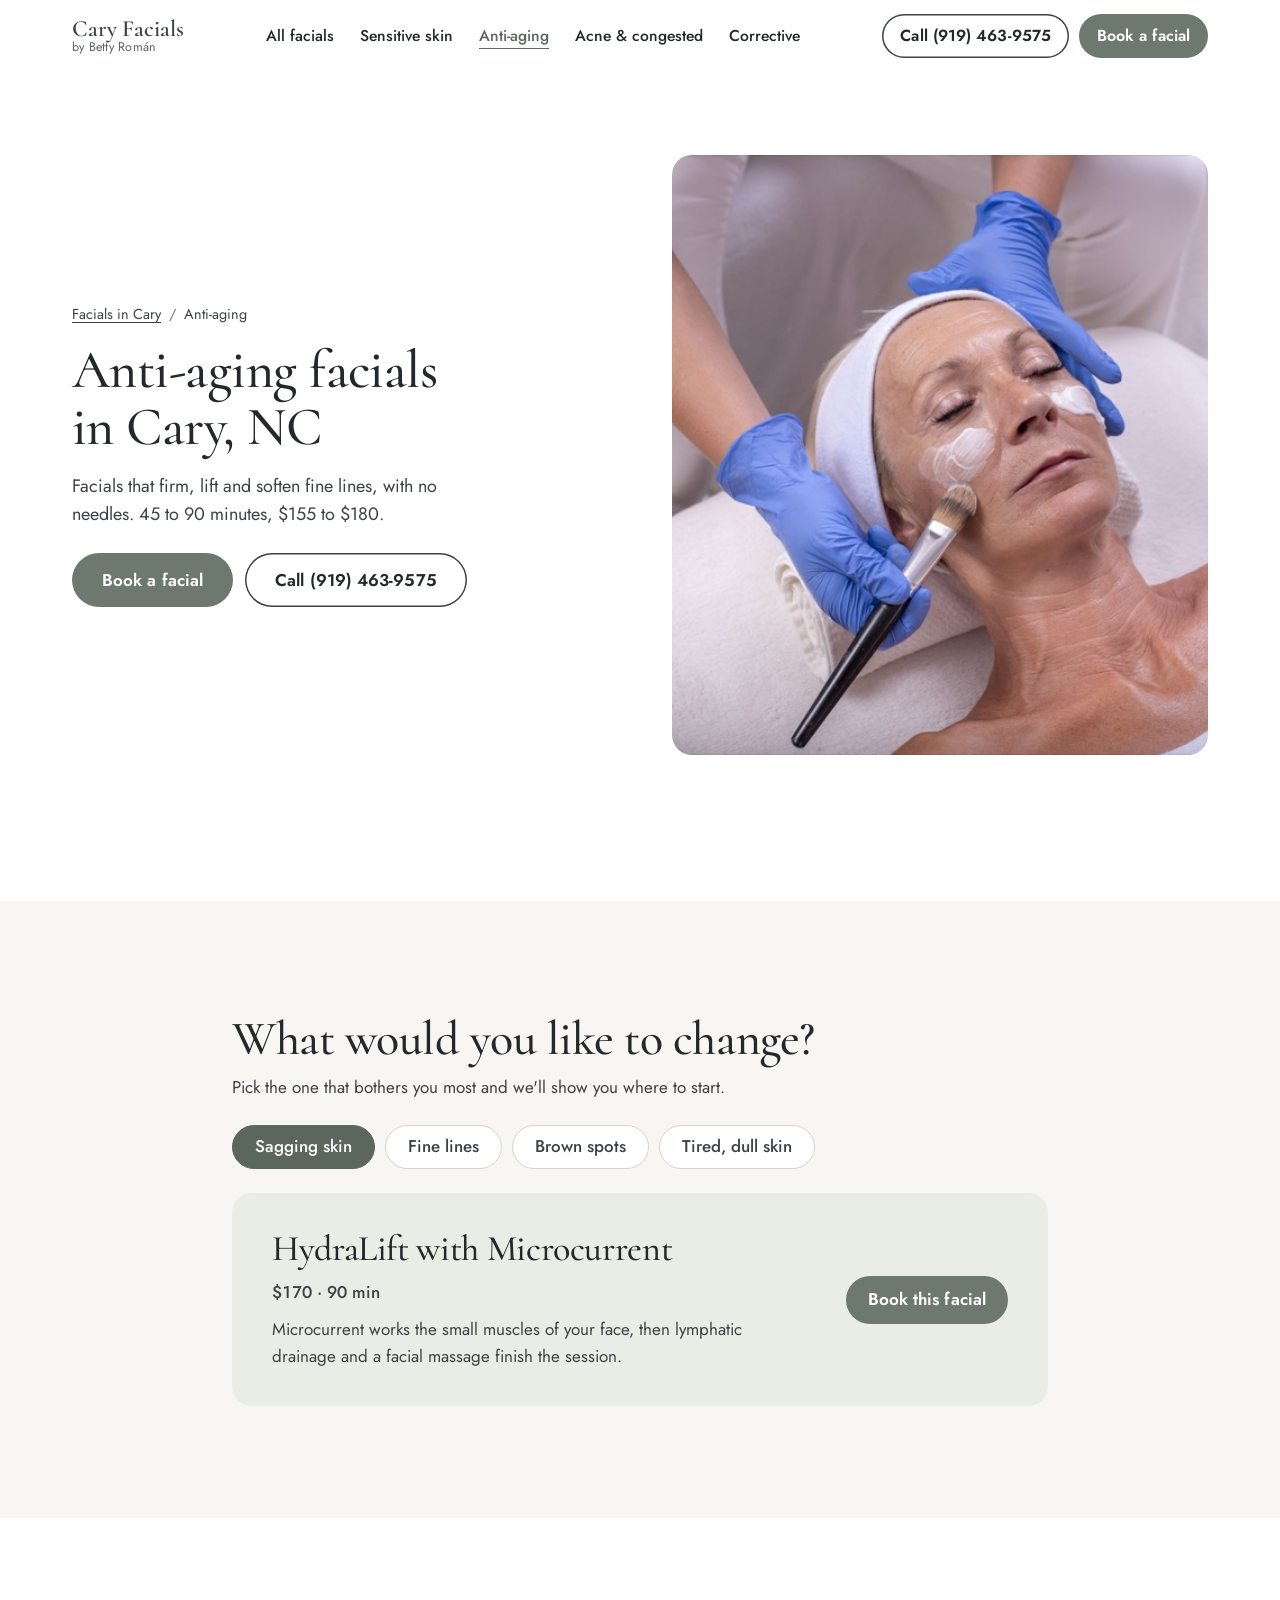
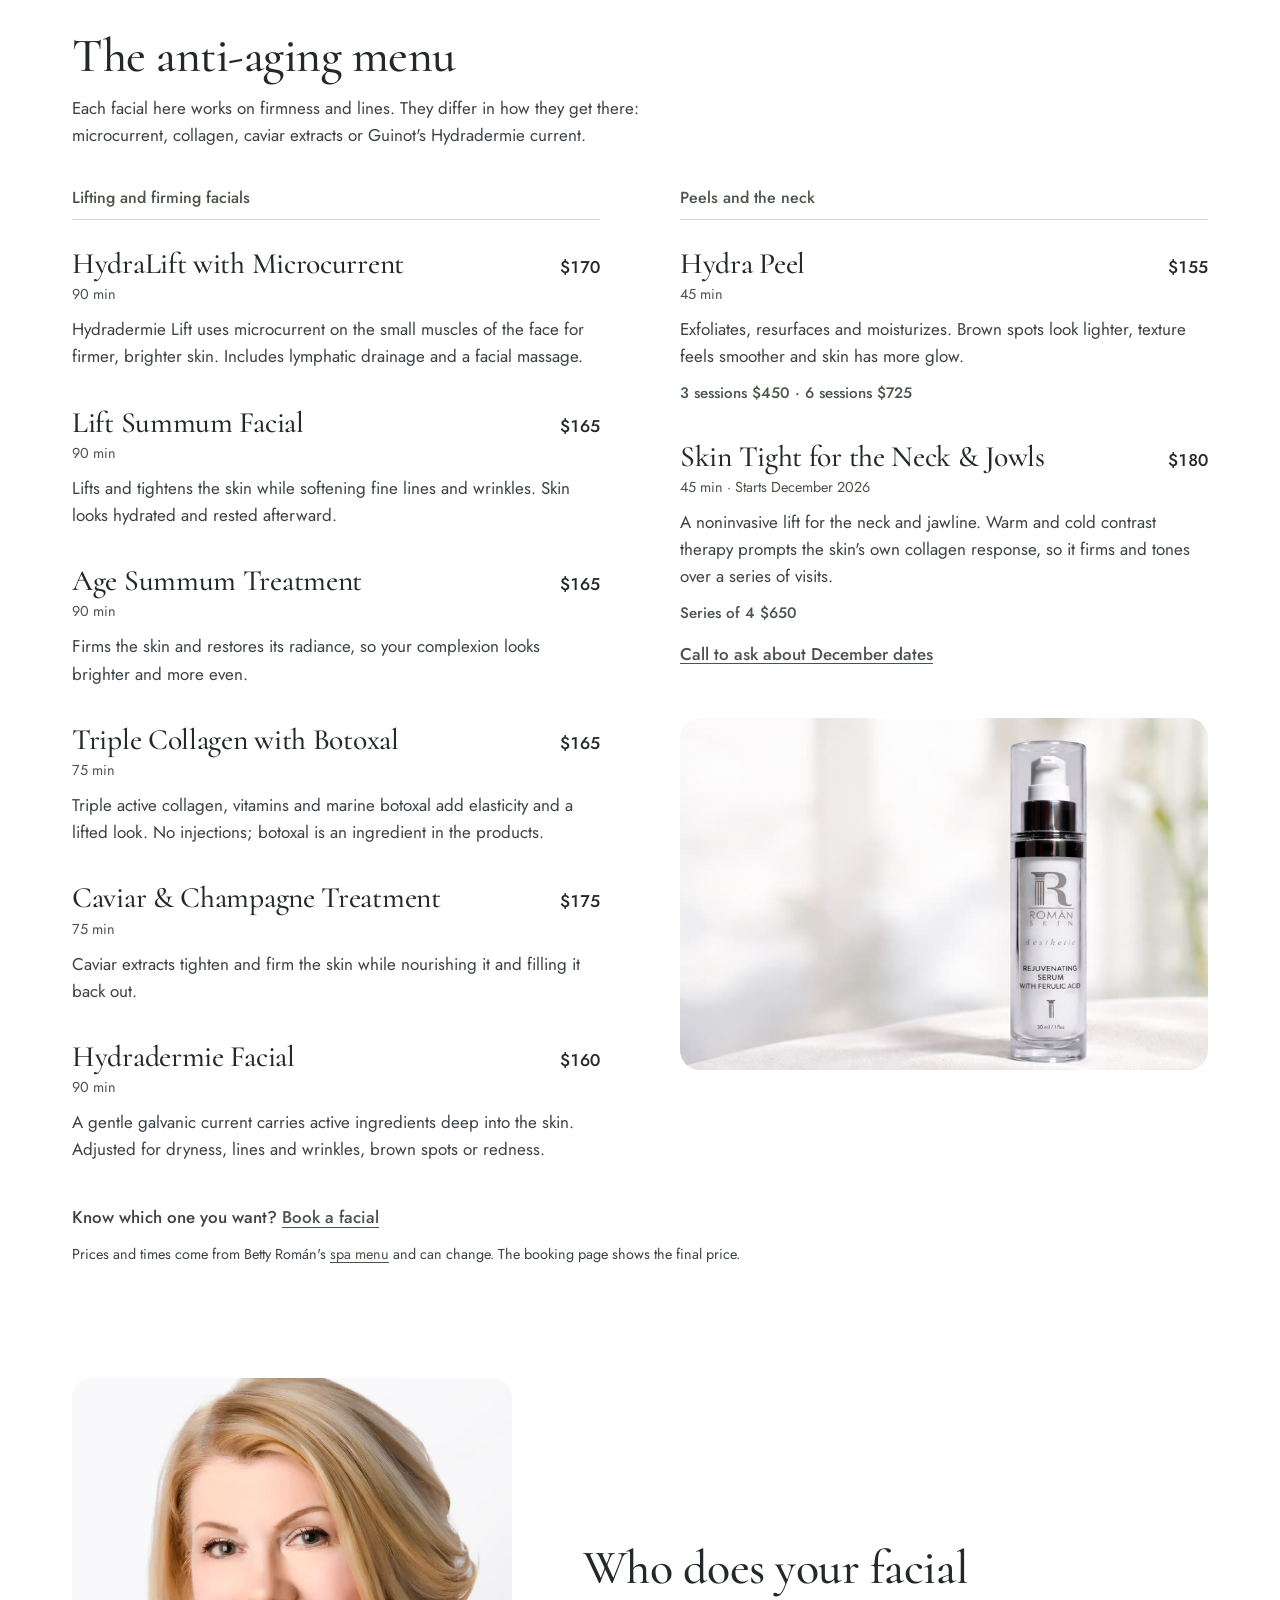
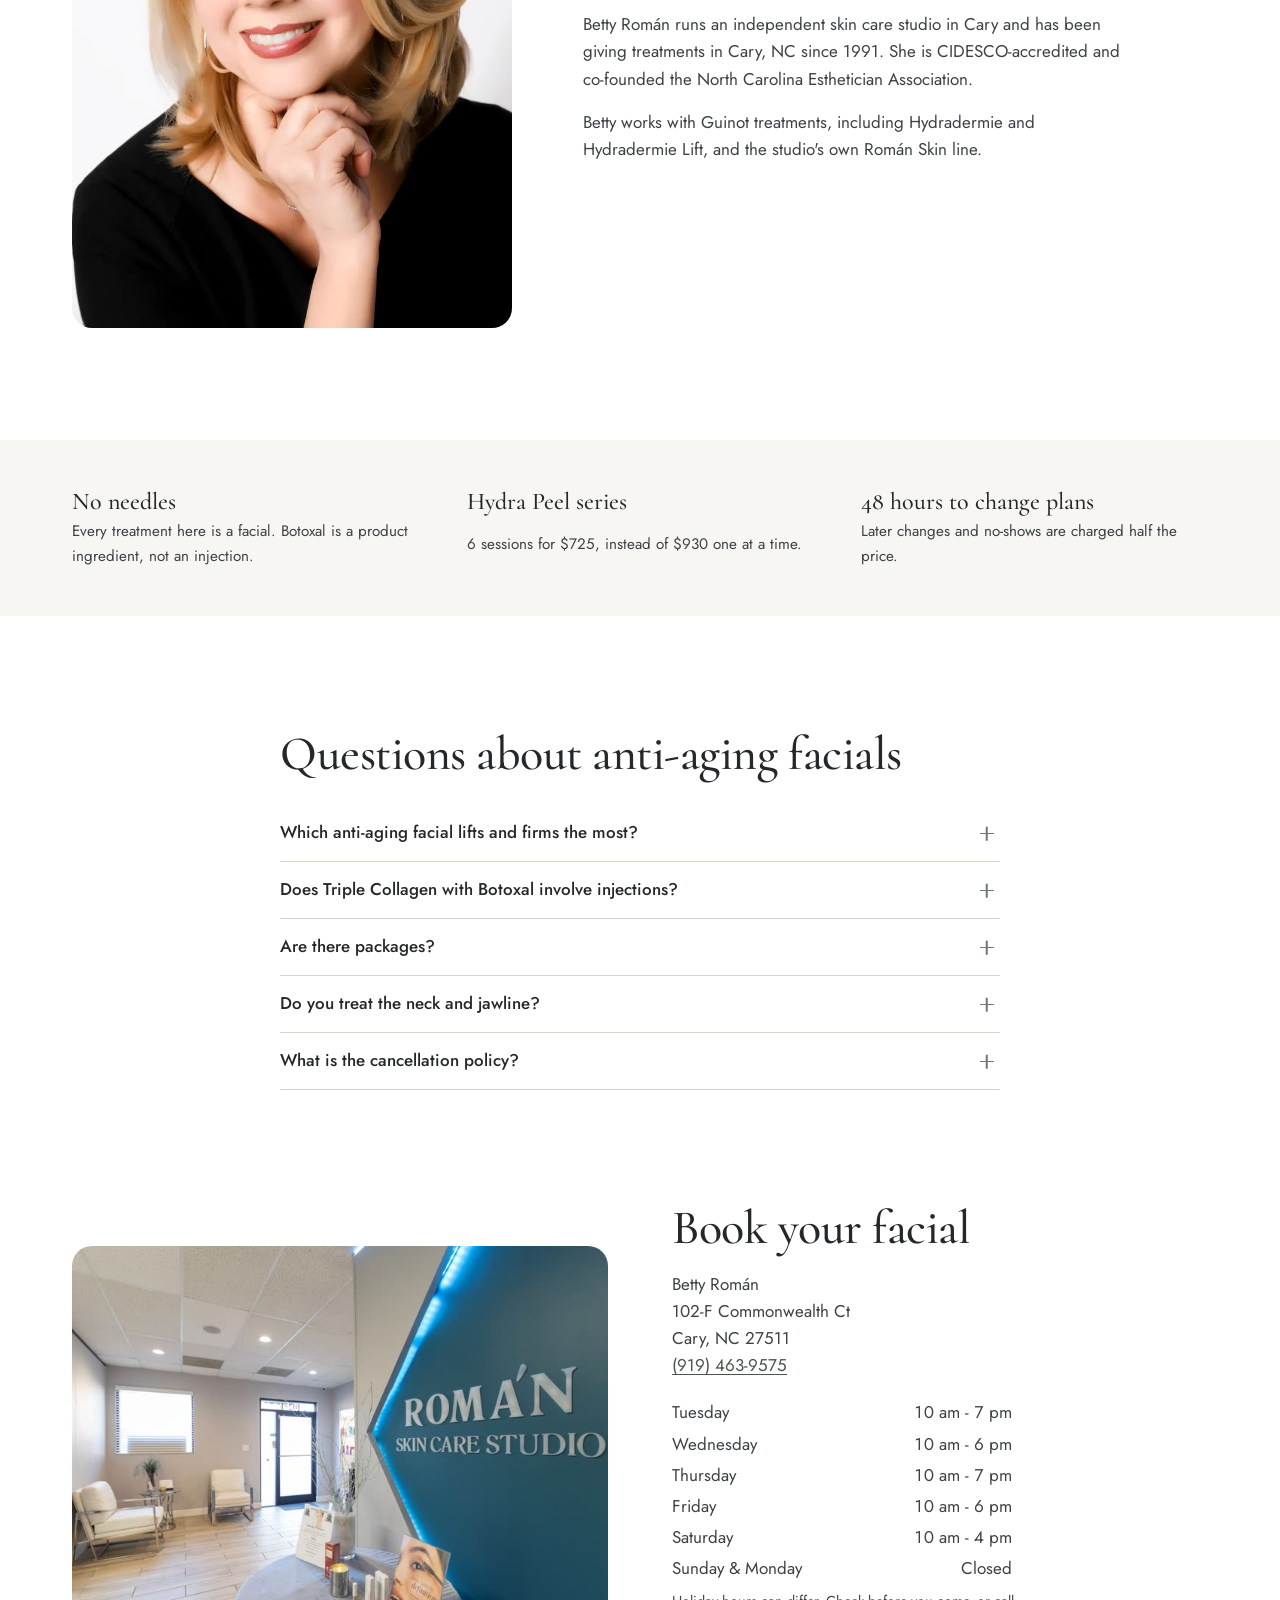
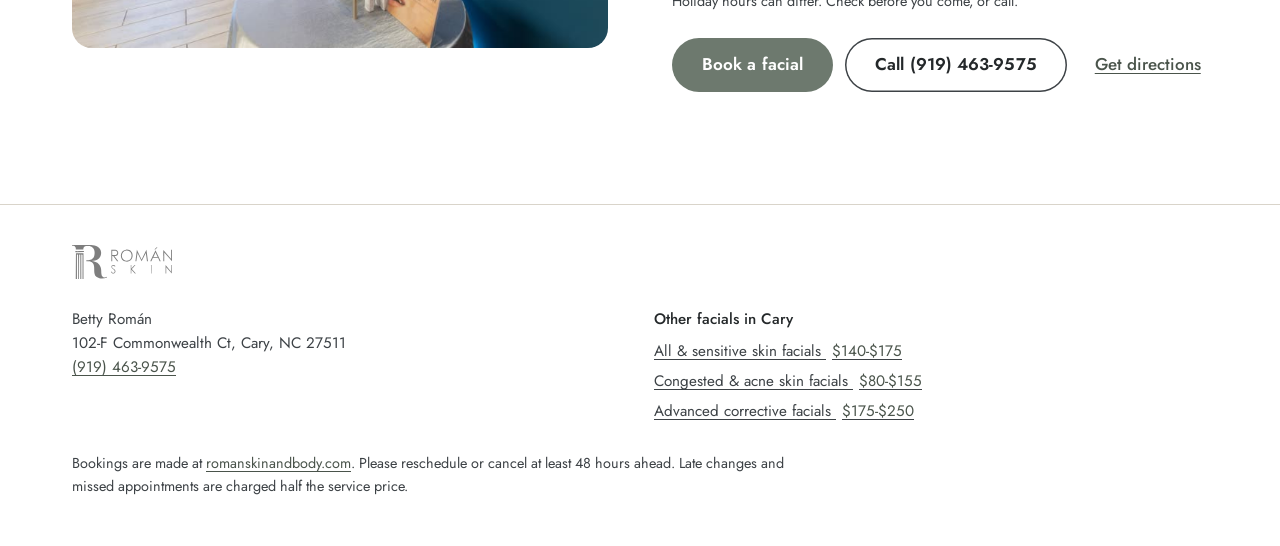
<file: anti-aging-facials/index.html>
<!doctype html>
<html lang="en">
<head>
<meta charset="utf-8">
<script async src="https://www.googletagmanager.com/gtag/js?id=G-Q53BD5KMHZ"></script>
<script>window.dataLayer=window.dataLayer||[];function gtag(){dataLayer.push(arguments);}gtag("js",new Date());gtag("config","G-Q53BD5KMHZ");</script>
<meta name="viewport" content="width=device-width, initial-scale=1">
<title>Anti-Aging Facials in Cary, NC | Betty Román</title>
<meta name="description" content="Anti-aging facials in Cary, NC: lifting, firming and fine-line treatments, 45-90 min, $155-$180. No needles. With Betty Román, 102-F Commonwealth Ct. Book online.">
<link rel="canonical" href="https://caryfacials.com/anti-aging-facials/">
<meta property="og:type" content="website">
<meta property="og:site_name" content="Cary Facials by Betty Román">
<meta property="og:title" content="Anti-Aging Facials in Cary, NC | Betty Román">
<meta property="og:description" content="Anti-aging facials in Cary, NC: lifting, firming and fine-line treatments, 45-90 min, $155-$180. No needles. With Betty Román, 102-F Commonwealth Ct. Book online.">
<meta property="og:url" content="https://caryfacials.com/anti-aging-facials/">
<meta property="og:image" content="https://caryfacials.com/img/anti-aging-mask-1600.jpg">
<meta name="theme-color" content="#FFFFFF">
<link rel="preload" as="image" href="/img/anti-aging-mask-800.jpg" imagesrcset="/img/anti-aging-mask-800.jpg 800w, /img/anti-aging-mask-1600.jpg 1500w" imagesizes="(min-width: 1024px) 540px, 100vw">
<link rel="icon" href="/favicon.svg" type="image/svg+xml">
<link rel="preconnect" href="https://fonts.googleapis.com">
<link rel="preconnect" href="https://fonts.gstatic.com" crossorigin>
<link rel="stylesheet" href="https://fonts.googleapis.com/css2?family=Cormorant:ital,wght@0,500;0,600;1,500&family=Jost:wght@400;500&display=swap">
<link rel="stylesheet" href="/anti-aging-facials/page.css">
<link rel="stylesheet" href="/nav.css">
<script src="/nav.js" defer></script>
<script type="application/ld+json">{"@context": "https://schema.org", "@type": "DaySpa", "@id": "https://caryfacials.com/#spa", "name": "Betty Román", "alternateName": "Román Skin & Body", "url": "https://www.romanskinandbody.com/", "telephone": "+1-919-463-9575", "image": "https://caryfacials.com/img/studio-entrance-1600.jpg", "address": {"@type": "PostalAddress", "streetAddress": "102-F Commonwealth Ct", "addressLocality": "Cary", "addressRegion": "NC", "postalCode": "27511", "addressCountry": "US"}, "openingHoursSpecification": [{"@type": "OpeningHoursSpecification", "dayOfWeek": "Tuesday", "opens": "10:00", "closes": "19:00"}, {"@type": "OpeningHoursSpecification", "dayOfWeek": "Wednesday", "opens": "10:00", "closes": "18:00"}, {"@type": "OpeningHoursSpecification", "dayOfWeek": "Thursday", "opens": "10:00", "closes": "19:00"}, {"@type": "OpeningHoursSpecification", "dayOfWeek": "Friday", "opens": "10:00", "closes": "18:00"}, {"@type": "OpeningHoursSpecification", "dayOfWeek": "Saturday", "opens": "10:00", "closes": "16:00"}], "priceRange": "$80–$250", "hasMap": "https://www.google.com/maps/search/?api=1&query=Rom%C3%A1n+Skin+%26+Body%2C+102-F+Commonwealth+Ct%2C+Cary%2C+NC+27511", "sameAs": ["https://www.facebook.com/romanskinandbody", "https://www.instagram.com/romanskinandbody"], "hasOfferCatalog": {"@type": "OfferCatalog", "name": "Anti-Aging Facials in Cary, NC", "itemListElement": [{"@type": "Offer", "price": "165", "priceCurrency": "USD", "itemOffered": {"@type": "Service", "name": "Age Summum Treatment"}}, {"@type": "Offer", "price": "165", "priceCurrency": "USD", "itemOffered": {"@type": "Service", "name": "Lift Summum Facial"}}, {"@type": "Offer", "price": "165", "priceCurrency": "USD", "itemOffered": {"@type": "Service", "name": "Triple Collagen with Botoxal"}}, {"@type": "Offer", "price": "175", "priceCurrency": "USD", "itemOffered": {"@type": "Service", "name": "Caviar & Champagne Treatment"}}, {"@type": "Offer", "price": "160", "priceCurrency": "USD", "itemOffered": {"@type": "Service", "name": "Hydradermie Facial"}}, {"@type": "Offer", "price": "170", "priceCurrency": "USD", "itemOffered": {"@type": "Service", "name": "HydraLift with Microcurrent"}}, {"@type": "Offer", "price": "155", "priceCurrency": "USD", "itemOffered": {"@type": "Service", "name": "Hydra Peel"}}]}}</script>
<script type="application/ld+json">{"@context": "https://schema.org", "@type": "BreadcrumbList", "itemListElement": [{"@type": "ListItem", "position": 1, "name": "Facials in Cary", "item": "https://caryfacials.com/"}, {"@type": "ListItem", "position": 2, "name": "Anti-Aging Facials in Cary, NC", "item": "https://caryfacials.com/anti-aging-facials/"}]}</script>
<script type="application/ld+json">{"@context": "https://schema.org", "@type": "FAQPage", "mainEntity": [{"@type": "Question", "name": "Which anti-aging facial lifts and firms the most?", "acceptedAnswer": {"@type": "Answer", "text": "HydraLift with Microcurrent ($170, 90 min) uses microcurrent on the small muscles of the face, then lymphatic drainage and a facial massage. The Lift Summum Facial ($165, 90 min) lifts and tightens the skin. Triple Collagen with Botoxal ($165, 75 min) adds elasticity with collagen and vitamins."}}, {"@type": "Question", "name": "Does Triple Collagen with Botoxal involve injections?", "acceptedAnswer": {"@type": "Answer", "text": "No. It is a facial. Marine botoxal is an ingredient in the products, used alongside triple active collagen and vitamins. Nothing on this page involves needles."}}, {"@type": "Question", "name": "Are there packages?", "acceptedAnswer": {"@type": "Answer", "text": "Yes, for the Hydra Peel: 3 sessions for $450 or 6 sessions for $725. A single Hydra Peel is $155 and takes 45 minutes."}}, {"@type": "Question", "name": "Do you treat the neck and jawline?", "acceptedAnswer": {"@type": "Answer", "text": "Skin Tight for the Neck & Jowls starts in December 2026. It is a 45-minute, noninvasive treatment ($180, or 4 sessions for $650) that uses warm and cold contrast therapy to firm and tone the neck and jawline over time."}}, {"@type": "Question", "name": "What is the cancellation policy?", "acceptedAnswer": {"@type": "Answer", "text": "Please reschedule or cancel at least 48 hours before your appointment. Later changes and missed appointments are charged half the service price."}}]}</script>
</head>
<body>
<svg width="0" height="0" style="position:absolute" aria-hidden="true">
  <symbol id="i-phone" viewBox="0 0 256 256"><path d="M222.37,158.46l-47.11-21.11-.13-.06a16,16,0,0,0-15.17,1.4,8.12,8.12,0,0,0-.75.56L134.87,160c-15.42-7.49-31.34-23.29-38.830-38.51l20.78-24.710c.2-.25.39-.5.57-.77a16,16,0,0,0,1.32-15.06l0-.12L97.54,33.64a16,16,0,0,0-16.62-9.52A56.26,56.26,0,0,0,32,80c0,79.4,64.6,144,144,144a56.26,56.26,0,0,0,55.88-48.92A16,16,0,0,0,222.37,158.46ZM176,208A128.14,128.14,0,0,1,48,80,40.2,40.2,0,0,1,82.87,40a.61.61,0,0,0,0,.12l21,47L83.2,111.86a6.13,6.13,0,0,0-.57.77,16,16,0,0,0-1,15.7c9.06,18.53,27.73,37.06,46.46,46.11a16,16,0,0,0,15.750-1.14,8.44,8.44,0,0,0,.74-.56L168.89,152l47,21.05h0s.08,0,.11,0A40.21,40.21,0,0,1,176,208Z"/></symbol>
</svg>
<a class="skip" href="#main">Skip to content</a>

<header class="top" id="top">
  <div class="wrap top-in">
    <a class="mark" href="/"><span class="mark-name">Cary Facials</span><span class="mark-by">by Betty Román</span></a>
    <button class="nav-btn" type="button" aria-expanded="false" aria-controls="site-nav"><svg viewBox="0 0 24 24" aria-hidden="true"><line class="l1" x1="4" y1="8" x2="20" y2="8"/><line class="l2" x1="4" y1="16" x2="20" y2="16"/></svg><span>Menu</span></button>
    <nav class="nav" id="site-nav" aria-label="Facials">
      <ul><li><a href="/">All facials</a></li><li><a href="/sensitive-skin-facials/">Sensitive skin</a></li><li><a href="/anti-aging-facials/" aria-current="page">Anti-aging</a></li><li><a href="/acne-facials/">Acne &amp; congested</a></li><li><a href="/corrective-facials/">Corrective</a></li></ul>
      <div class="nav-cta"><a class="pill pill-line" href="tel:+19194639575" data-call="menu">Call (919) 463-9575</a><a class="pill" href="https://www.romanskinandbody.com/pages/book-appointment?utm_source=caryfacials.com&amp;utm_medium=referral&amp;utm_campaign=anti-aging-lp" data-book="menu">Book a facial</a></div>
    </nav>
    <div class="top-actions">
      <a class="pill pill-line pill-sm" href="tel:+19194639575" data-call="header">Call (919) 463-9575</a>
      <a class="pill pill-sm" href="https://www.romanskinandbody.com/pages/book-appointment?utm_source=caryfacials.com&amp;utm_medium=referral&amp;utm_campaign=anti-aging-lp" data-book="header">Book a facial</a>
    </div>
  </div>
</header>

<main id="main">

<section class="hero wrap" id="hero">
  <div class="hero-text">
    <nav class="crumbs" aria-label="Breadcrumb"><ol><li><a href="/">Facials in Cary</a></li><li aria-current="page">Anti-aging</li></ol></nav>
    <h1>Anti-aging facials in Cary, NC</h1>
    <p class="hero-sub">Facials that firm, lift and soften fine lines, with no needles. 45 to 90 minutes, $155 to $180.</p>
    <div class="hero-cta" id="hero-cta">
      <a class="pill pill-lg" href="https://www.romanskinandbody.com/pages/book-appointment?utm_source=caryfacials.com&amp;utm_medium=referral&amp;utm_campaign=anti-aging-lp" data-book="hero">Book a facial</a>
      <a class="pill pill-line pill-lg" href="tel:+19194639575" data-call="hero">Call (919) 463-9575</a>
    </div>
  </div>
  <figure class="hero-img">
    <img src="/img/anti-aging-mask-800.jpg" srcset="/img/anti-aging-mask-800.jpg 800w, /img/anti-aging-mask-1600.jpg 1500w" sizes="(min-width: 1024px) 540px, 100vw" width="800" height="534" alt="A gloved esthetician brushing a cream treatment onto a client's cheeks during an anti-aging facial" fetchpriority="high">
  </figure>
</section>

<section class="pick reveal" aria-labelledby="pick-h">
  <div class="wrap">
    <h2 id="pick-h">What would you like to change?</h2>
    <p class="lede">Pick the one that bothers you most and we'll show you where to start.</p>
    <div class="chips" role="radiogroup" aria-label="What you want to change">
      <input type="radio" name="goal" id="g-lift" checked>
      <label for="g-lift">Sagging skin</label>
      <input type="radio" name="goal" id="g-lines">
      <label for="g-lines">Fine lines</label>
      <input type="radio" name="goal" id="g-spots">
      <label for="g-spots">Brown spots</label>
      <input type="radio" name="goal" id="g-dull">
      <label for="g-dull">Tired, dull skin</label>

      <div class="answer" data-for="g-lift">
        <h3>HydraLift with Microcurrent</h3>
        <p class="meta">$170 · 90 min</p>
        <p>Microcurrent works the small muscles of your face, then lymphatic drainage and a facial massage finish the session.</p>
        <a class="pill" href="https://www.romanskinandbody.com/pages/book-appointment?utm_source=caryfacials.com&amp;utm_medium=referral&amp;utm_campaign=anti-aging-lp" data-book="picker" aria-label="Book HydraLift with Microcurrent">Book this facial</a>
      </div>
      <div class="answer" data-for="g-lines">
        <h3>Lift Summum Facial</h3>
        <p class="meta">$165 · 90 min</p>
        <p>Tightens the skin and softens fine lines and wrinkles. Your skin looks rested and well hydrated when you leave.</p>
        <a class="pill" href="https://www.romanskinandbody.com/pages/book-appointment?utm_source=caryfacials.com&amp;utm_medium=referral&amp;utm_campaign=anti-aging-lp" data-book="picker" aria-label="Book Lift Summum Facial">Book this facial</a>
      </div>
      <div class="answer" data-for="g-spots">
        <h3>Hydra Peel</h3>
        <p class="meta">$155 · 45 min</p>
        <p>Resurfaces the top layer so brown spots fade and texture smooths out. You can also book a series: 3 for $450 or 6 for $725.</p>
        <a class="pill" href="https://www.romanskinandbody.com/pages/book-appointment?utm_source=caryfacials.com&amp;utm_medium=referral&amp;utm_campaign=anti-aging-lp" data-book="picker" aria-label="Book Hydra Peel">Book this facial</a>
      </div>
      <div class="answer" data-for="g-dull">
        <h3>Age Summum Treatment</h3>
        <p class="meta">$165 · 90 min</p>
        <p>Firms the skin and brings back its brightness, for a fresher, more even glow.</p>
        <a class="pill" href="https://www.romanskinandbody.com/pages/book-appointment?utm_source=caryfacials.com&amp;utm_medium=referral&amp;utm_campaign=anti-aging-lp" data-book="picker" aria-label="Book Age Summum Treatment">Book this facial</a>
      </div>
    </div>
  </div>
</section>

<section class="menu wrap reveal" aria-labelledby="menu-h">
  <div class="menu-head">
    <h2 id="menu-h">The anti-aging menu</h2>
    <p>Each facial here works on firmness and lines. They differ in how they get there: microcurrent, collagen, caviar extracts or Guinot's Hydradermie current.</p>
  </div>
  <div class="menu-grid">
    <div class="menu-group">
      <h3>Lifting and firming facials</h3>
      <ul class="items">
        <li>
          <div class="item-top"><h4>HydraLift with Microcurrent</h4><span class="price">$170</span></div>
          <p class="time">90 min</p>
          <p>Hydradermie Lift uses microcurrent on the small muscles of the face for firmer, brighter skin. Includes lymphatic drainage and a facial massage.</p>
        </li>
        <li>
          <div class="item-top"><h4>Lift Summum Facial</h4><span class="price">$165</span></div>
          <p class="time">90 min</p>
          <p>Lifts and tightens the skin while softening fine lines and wrinkles. Skin looks hydrated and rested afterward.</p>
        </li>
        <li>
          <div class="item-top"><h4>Age Summum Treatment</h4><span class="price">$165</span></div>
          <p class="time">90 min</p>
          <p>Firms the skin and restores its radiance, so your complexion looks brighter and more even.</p>
        </li>
        <li>
          <div class="item-top"><h4>Triple Collagen with Botoxal</h4><span class="price">$165</span></div>
          <p class="time">75 min</p>
          <p>Triple active collagen, vitamins and marine botoxal add elasticity and a lifted look. No injections; botoxal is an ingredient in the products.</p>
        </li>
        <li>
          <div class="item-top"><h4>Caviar &amp; Champagne Treatment</h4><span class="price">$175</span></div>
          <p class="time">75 min</p>
          <p>Caviar extracts tighten and firm the skin while nourishing it and filling it back out.</p>
        </li>
        <li>
          <div class="item-top"><h4>Hydradermie Facial</h4><span class="price">$160</span></div>
          <p class="time">90 min</p>
          <p>A gentle galvanic current carries active ingredients deep into the skin. Adjusted for dryness, lines and wrinkles, brown spots or redness.</p>
        </li>
      </ul>
    </div>
    <div class="menu-group">
      <h3>Peels and the neck</h3>
      <ul class="items">
        <li>
          <div class="item-top"><h4>Hydra Peel</h4><span class="price">$155</span></div>
          <p class="time">45 min</p>
          <p>Exfoliates, resurfaces and moisturizes. Brown spots look lighter, texture feels smoother and skin has more glow.</p>
          <p class="pack">3 sessions $450 · 6 sessions $725</p>
        </li>
        <li>
          <div class="item-top"><h4>Skin Tight for the Neck &amp; Jowls</h4><span class="price">$180</span></div>
          <p class="time">45 min · Starts December 2026</p>
          <p>A noninvasive lift for the neck and jawline. Warm and cold contrast therapy prompts the skin's own collagen response, so it firms and tones over a series of visits.</p>
          <p class="pack">Series of 4 $650</p>
          <a class="text-link" href="tel:+19194639575" data-call="menu">Call to ask about December dates</a>
        </li>
      </ul>
      <figure class="menu-img">
        <img src="/img/serum-800.jpg" srcset="/img/serum-800.jpg 800w, /img/serum-1600.jpg 1600w" sizes="(min-width: 1024px) 560px, 100vw" width="800" height="534" alt="A bottle of Román Skin Rejuvenating Serum with Ferulic Acid in soft daylight" loading="lazy">
      </figure>
    </div>
  </div>
  <p class="more">Know which one you want? <a href="https://www.romanskinandbody.com/pages/book-appointment?utm_source=caryfacials.com&amp;utm_medium=referral&amp;utm_campaign=anti-aging-lp" data-book="menu">Book a facial</a></p>
  <p class="fine">Prices and times come from Betty Román's <a href="https://www.romanskinandbody.com/pages/spa-menu">spa menu</a> and can change. The booking page shows the final price.</p>
</section>

<section class="who wrap reveal" aria-labelledby="who-h">
  <figure class="who-img">
    <img src="/img/betty-roman-800.jpg" srcset="/img/betty-roman-800.jpg 800w, /img/betty-roman-1600.jpg 1600w" sizes="(min-width: 1024px) 440px, 100vw" width="800" height="1200" alt="Betty Román" loading="lazy">
  </figure>
  <div class="who-text">
    <h2 id="who-h">Who does your facial</h2>
    <p>Betty Román runs an independent skin care studio in Cary and has been giving treatments in Cary, NC since 1991. She is CIDESCO-accredited and co-founded the North Carolina Esthetician Association.</p>
    <p>Betty works with Guinot treatments, including Hydradermie and Hydradermie Lift, and the studio's own Román Skin line.</p>
  </div>
</section>

<section class="visit-facts reveal" aria-label="Before you book">
  <ul class="wrap facts">
    <li><strong>No needles</strong><span>Every treatment here is a facial. Botoxal is a product ingredient, not an injection.</span></li>
    <li><strong>Hydra Peel series</strong><span>6 sessions for $725, instead of $930 one at a time.</span></li>
    <li><strong>48 hours to change plans</strong><span>Later changes and no-shows are charged half the price.</span></li>
  </ul>
</section>

<section class="faq wrap reveal" aria-labelledby="faq-h">
  <h2 id="faq-h">Questions about anti-aging facials</h2>
  <details>
    <summary>Which anti-aging facial lifts and firms the most?</summary>
    <p>HydraLift with Microcurrent ($170, 90 min) uses microcurrent on the small muscles of the face, then lymphatic drainage and a facial massage. The Lift Summum Facial ($165, 90 min) lifts and tightens the skin. Triple Collagen with Botoxal ($165, 75 min) adds elasticity with collagen and vitamins.</p>
  </details>
  <details>
    <summary>Does Triple Collagen with Botoxal involve injections?</summary>
    <p>No. It is a facial. Marine botoxal is an ingredient in the products, used alongside triple active collagen and vitamins. Nothing on this page involves needles.</p>
  </details>
  <details>
    <summary>Are there packages?</summary>
    <p>Yes, for the Hydra Peel: 3 sessions for $450 or 6 sessions for $725. A single Hydra Peel is $155 and takes 45 minutes.</p>
  </details>
  <details>
    <summary>Do you treat the neck and jawline?</summary>
    <p>Skin Tight for the Neck &amp; Jowls starts in December 2026. It is a 45-minute, noninvasive treatment ($180, or 4 sessions for $650) that uses warm and cold contrast therapy to firm and tone the neck and jawline over time.</p>
  </details>
  <details>
    <summary>What is the cancellation policy?</summary>
    <p>Please reschedule or cancel at least 48 hours before your appointment. Later changes and missed appointments are charged half the service price.</p>
  </details>
</section>

<section class="book wrap reveal" id="book" aria-labelledby="book-h">
  <figure class="book-img">
    <img src="/img/studio-entrance-800.jpg" srcset="/img/studio-entrance-800.jpg 800w, /img/studio-entrance-1600.jpg 1600w" sizes="(min-width: 1024px) 560px, 100vw" width="800" height="534" alt="The Román Skin Care Studio sign in the reception area of the Cary studio" loading="lazy">
  </figure>
  <div class="book-text">
    <h2 id="book-h">Book your facial</h2>
    <address>
      Betty Román<br>
      102-F Commonwealth Ct<br>
      Cary, NC 27511<br>
      <a href="tel:+19194639575" data-call="visit">(919) 463-9575</a>
    </address>
    <dl class="hours">
      <div><dt>Tuesday</dt><dd>10 am - 7 pm</dd></div>
      <div><dt>Wednesday</dt><dd>10 am - 6 pm</dd></div>
      <div><dt>Thursday</dt><dd>10 am - 7 pm</dd></div>
      <div><dt>Friday</dt><dd>10 am - 6 pm</dd></div>
      <div><dt>Saturday</dt><dd>10 am - 4 pm</dd></div>
      <div><dt>Sunday &amp; Monday</dt><dd>Closed</dd></div>
    </dl>
    <p class="fine">Holiday hours can differ. Check before you come, or call.</p>
    <div class="book-cta">
      <a class="pill pill-lg" href="https://www.romanskinandbody.com/pages/book-appointment?utm_source=caryfacials.com&amp;utm_medium=referral&amp;utm_campaign=anti-aging-lp" data-book="visit">Book a facial</a>
      <a class="pill pill-line pill-lg" href="tel:+19194639575" data-call="visit">Call (919) 463-9575</a>
      <a class="text-link" href="https://www.google.com/maps/search/?api=1&amp;query=Rom%C3%A1n+Skin+%26+Body%2C+102-F+Commonwealth+Ct%2C+Cary%2C+NC+27511">Get directions</a>
    </div>
  </div>
</section>

</main>

<footer class="foot" id="foot">
  <div class="wrap foot-in">
    <a class="logo" href="https://www.romanskinandbody.com/"><img src="/img/roman-logo.svg" width="118" height="40" alt="Román Skin &amp; Body" loading="lazy"></a>
    <p class="foot-nap">Betty Román<br>102-F Commonwealth Ct, Cary, NC 27511<br><a href="tel:+19194639575" data-call="footer">(919) 463-9575</a></p>
    <nav aria-label="Other facials in Cary">
      <p class="foot-h">Other facials in Cary</p>
      <ul>
        <li><a href="/sensitive-skin-facials/">All &amp; sensitive skin facials <span>$140-$175</span></a></li>
        <li><a href="/acne-facials/">Congested &amp; acne skin facials <span>$80-$155</span></a></li>
        <li><a href="/corrective-facials/">Advanced corrective facials <span>$175-$250</span></a></li>
      </ul>
    </nav>
    <p class="fine foot-policy">Bookings are made at <a href="https://www.romanskinandbody.com/pages/book-appointment?utm_source=caryfacials.com&amp;utm_medium=referral&amp;utm_campaign=anti-aging-lp" data-book="footer">romanskinandbody.com</a>. Please reschedule or cancel at least 48 hours ahead. Late changes and missed appointments are charged half the service price.</p>
  </div>
</footer>

<div class="dock" id="dock" aria-hidden="true">
  <a class="pill pill-lg" href="https://www.romanskinandbody.com/pages/book-appointment?utm_source=caryfacials.com&amp;utm_medium=referral&amp;utm_campaign=anti-aging-lp" data-book="sticky" tabindex="-1">Book a facial</a>
  <a class="dock-call" href="tel:+19194639575" data-call="sticky" tabindex="-1" aria-label="Call (919) 463-9575"><svg class="ic" aria-hidden="true"><use href="#i-phone"/></svg></a>
</div>

<script>
(function () {
  // Analytics: one listener for every booking and call link (same events as the homepage).
  document.addEventListener("click", function (e) {
    var a = e.target.closest("a[data-book], a[data-call]");
    if (!a || typeof gtag !== "function") return;
    if (a.dataset.book) gtag("event", "book_click", { location: a.dataset.book });
    else gtag("event", "call_click", { location: a.dataset.call });
  });
  if (!("IntersectionObserver" in window)) return;
  // Mobile booking bar: show once the hero is gone, hide over the booking section and footer.
  var dock = document.getElementById("dock");
  var heroOn = true, end = new Set();
  function sync() {
    var on = !heroOn && end.size === 0;
    dock.classList.toggle("on", on);
    dock.setAttribute("aria-hidden", on ? "false" : "true");
    dock.querySelectorAll("a").forEach(function (a) { a.tabIndex = on ? 0 : -1; });
  }
  new IntersectionObserver(function (en) { heroOn = en[0].isIntersecting; sync(); })
    .observe(document.getElementById("hero"));
  var endIo = new IntersectionObserver(function (entries) {
    entries.forEach(function (en) { en.isIntersecting ? end.add(en.target) : end.delete(en.target); });
    sync();
  });
  endIo.observe(document.getElementById("book"));
  endIo.observe(document.getElementById("foot"));
})();
</script>
</body>
</html>
</file>
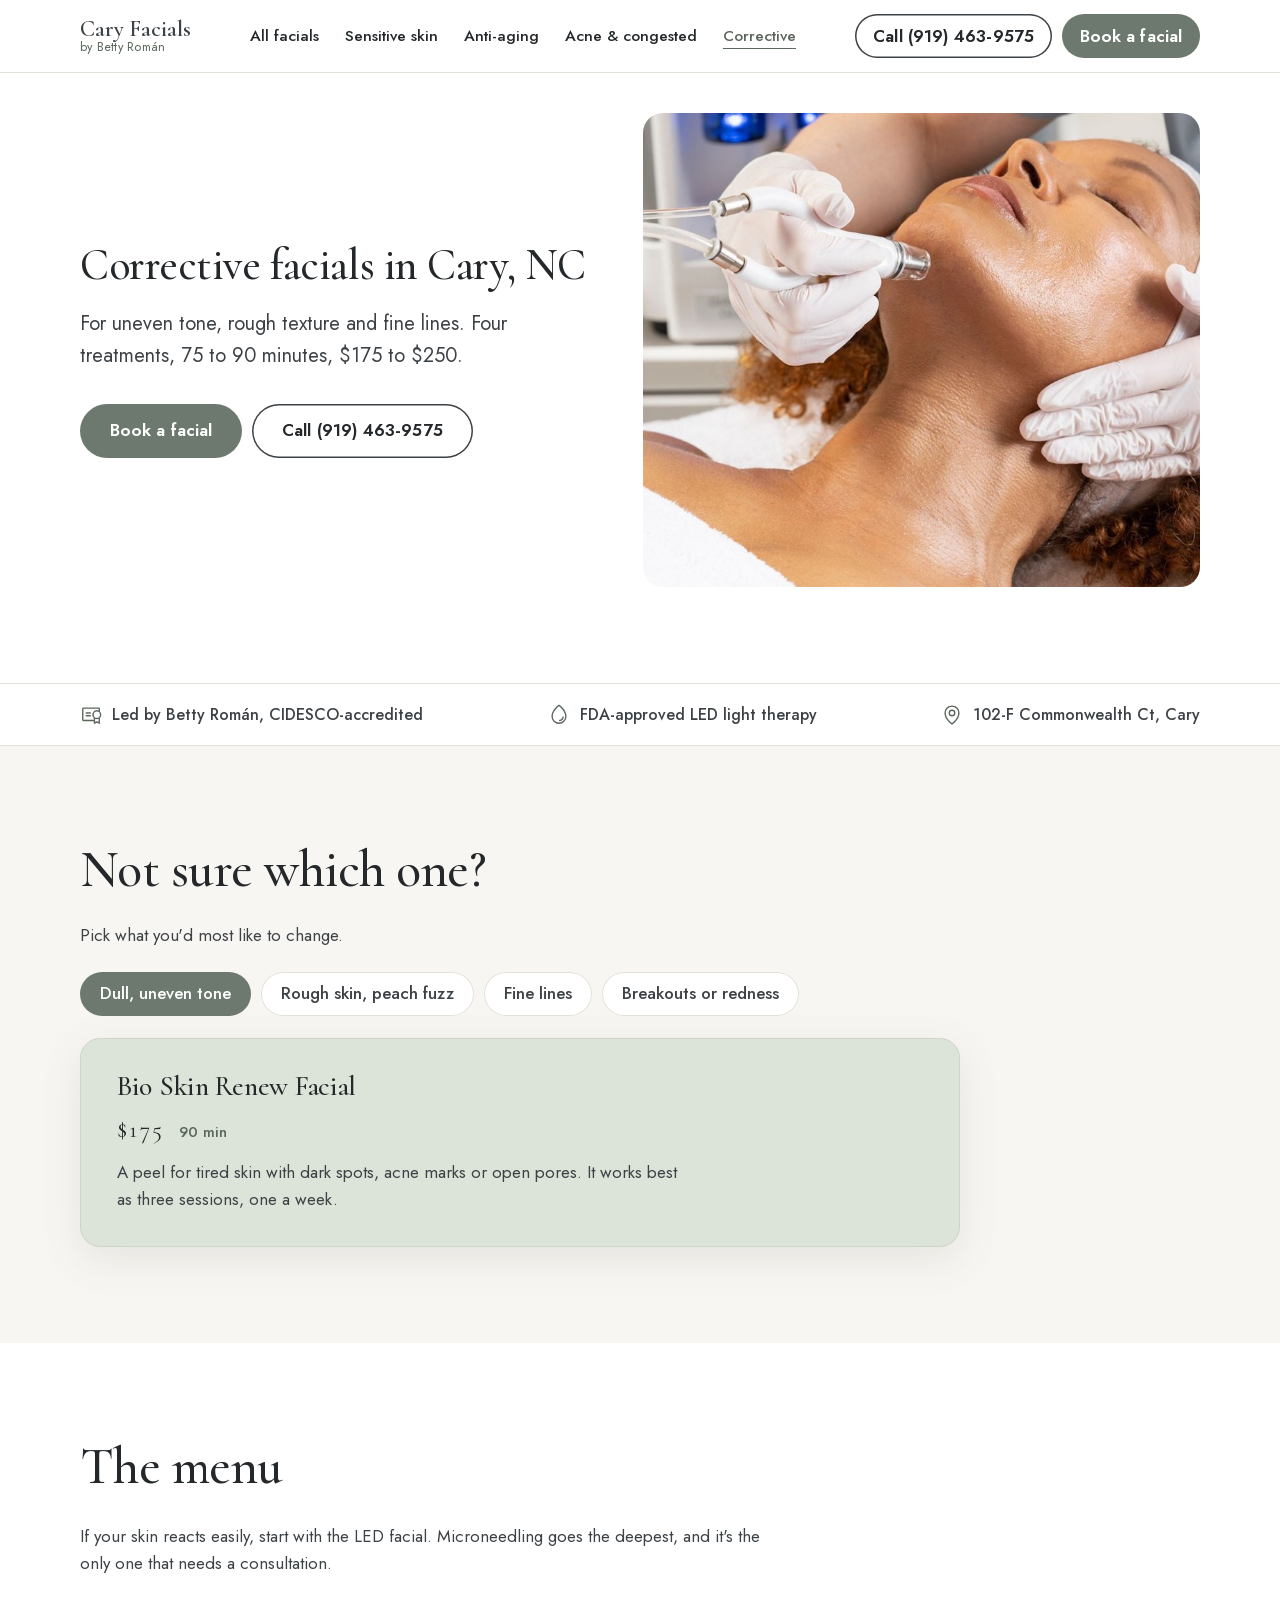
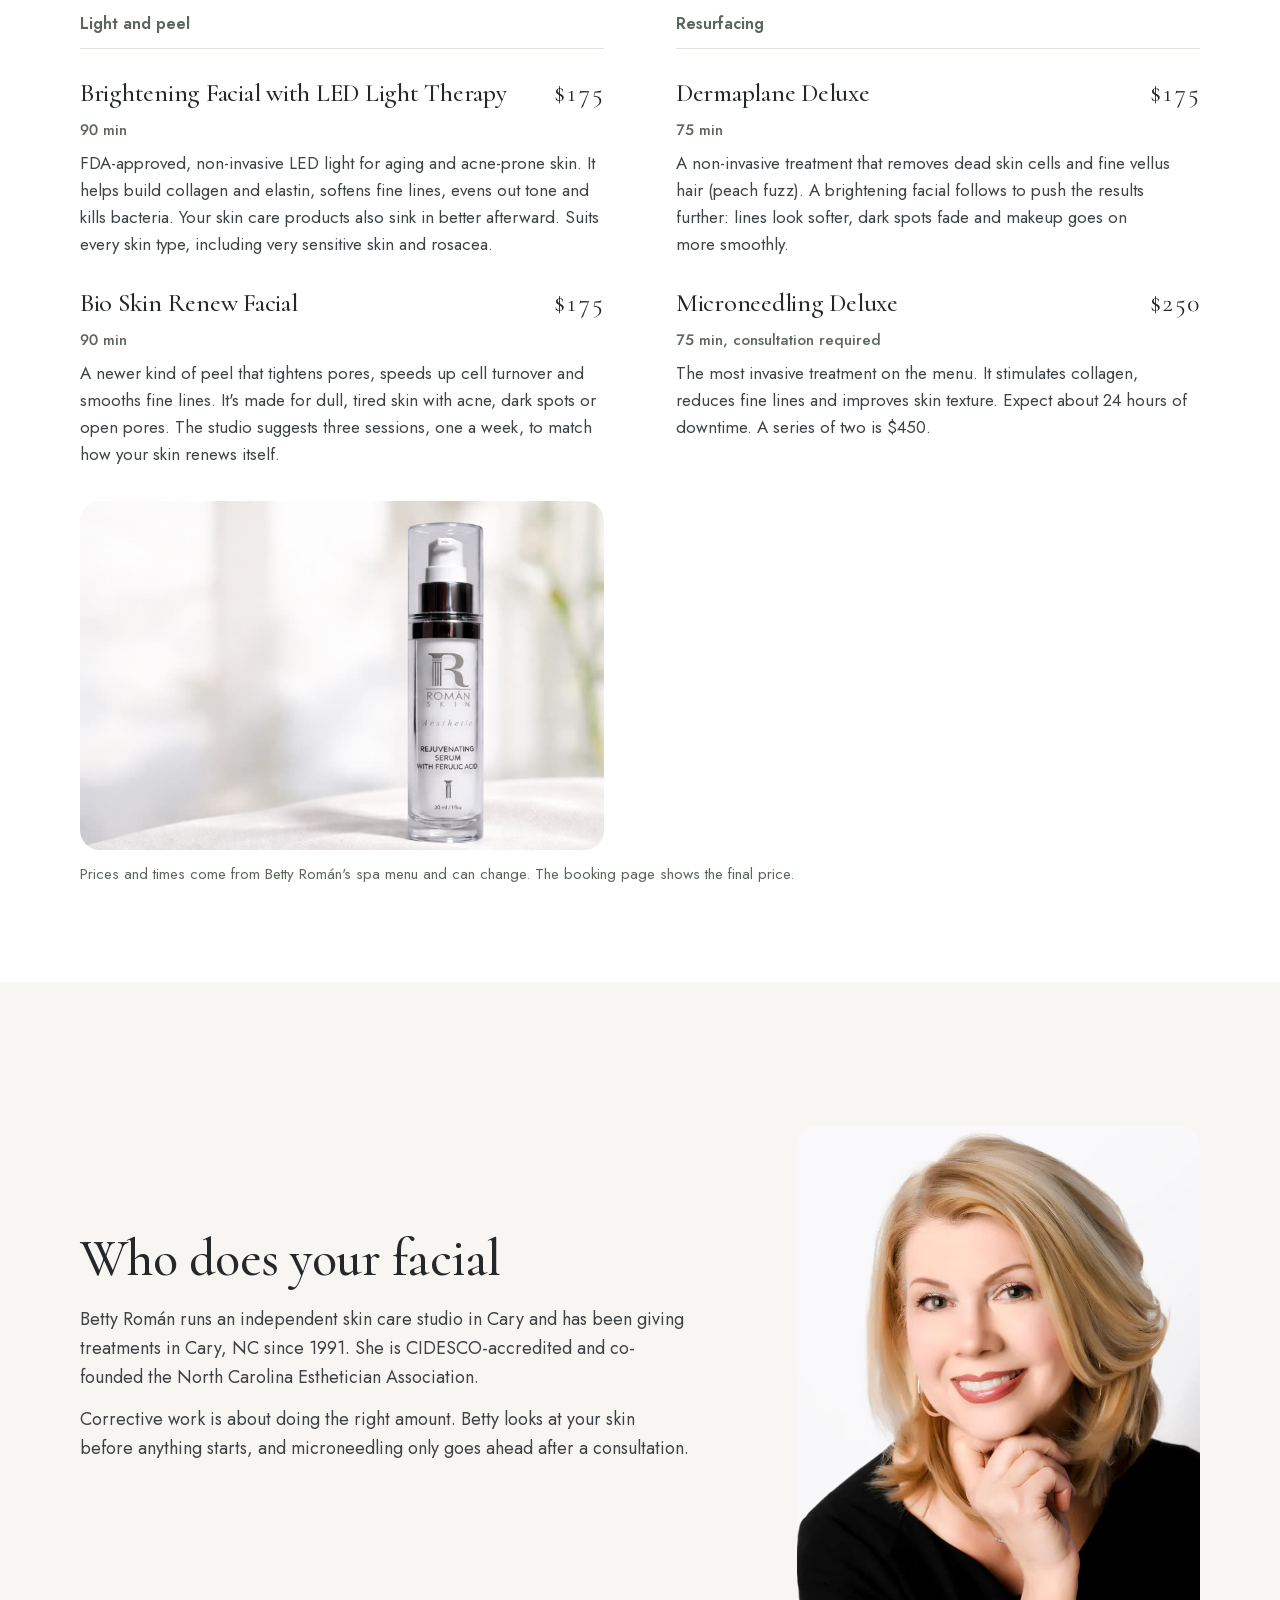
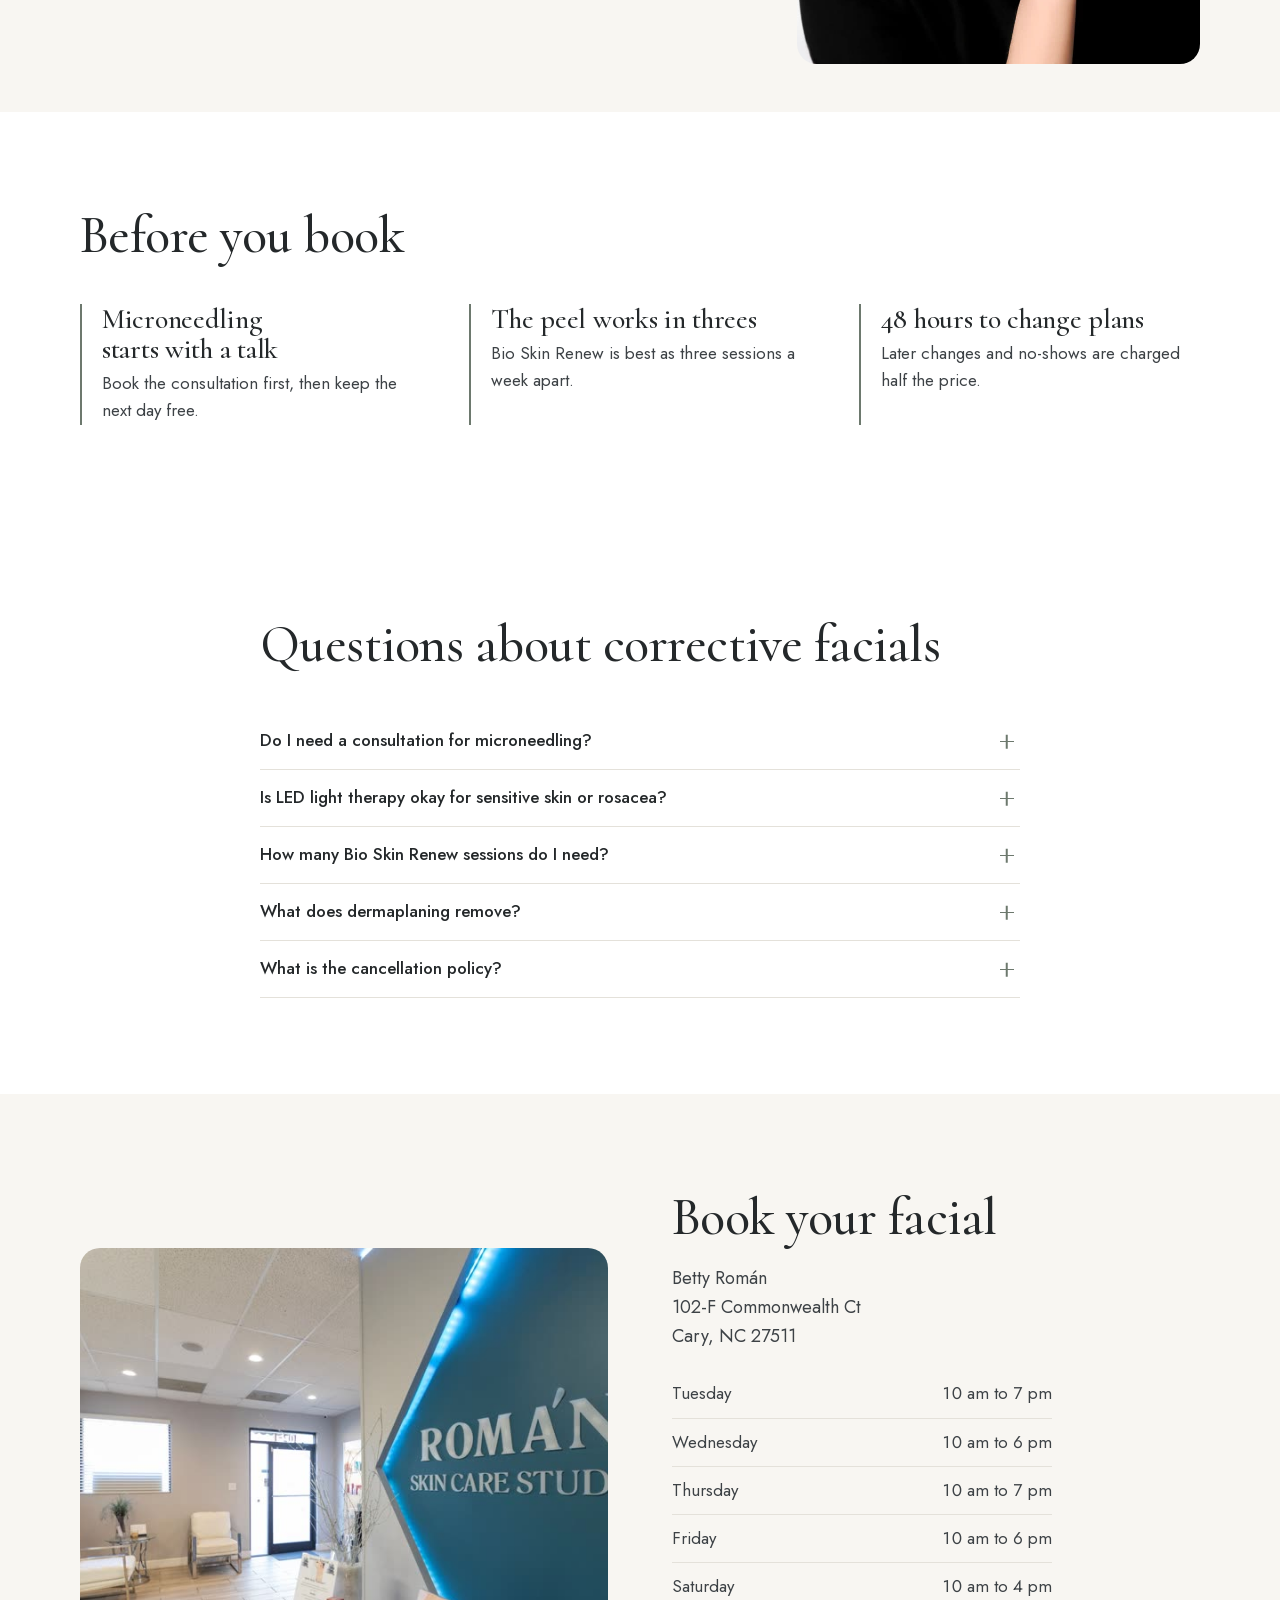
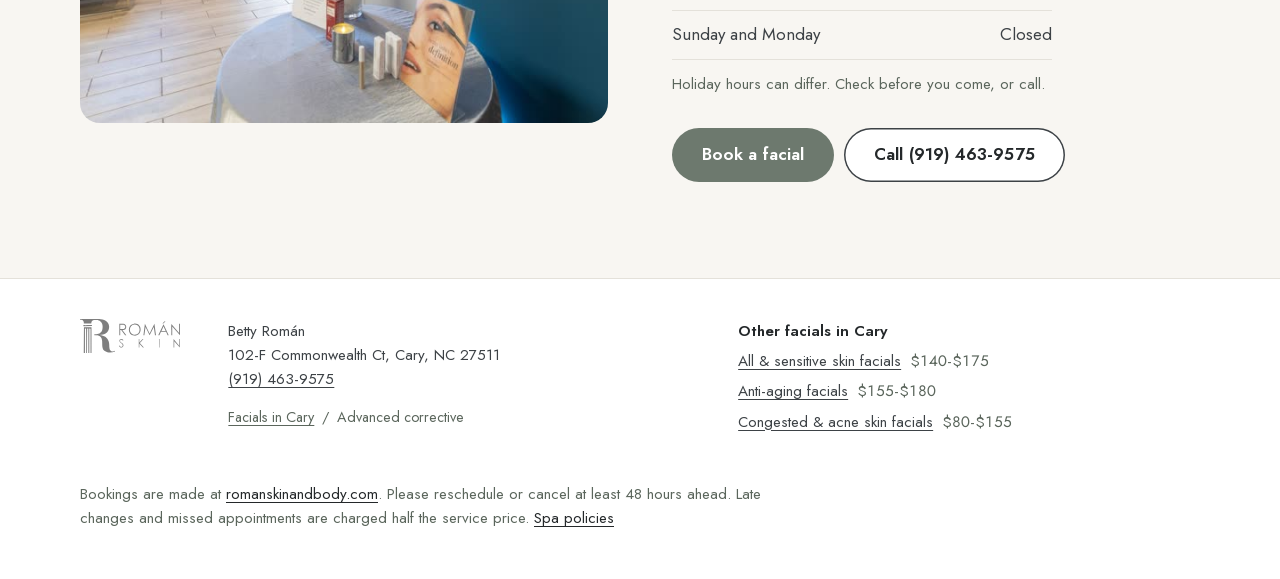
<file: corrective-facials/index.html>
<!doctype html>
<html lang="en">
<head>
<meta charset="utf-8">
<script async src="https://www.googletagmanager.com/gtag/js?id=G-Q53BD5KMHZ"></script>
<script>window.dataLayer=window.dataLayer||[];function gtag(){dataLayer.push(arguments);}gtag("js",new Date());gtag("config","G-Q53BD5KMHZ");</script>
<meta name="viewport" content="width=device-width, initial-scale=1">
<title>Corrective Facials in Cary, NC | Betty Román</title>
<meta name="description" content="Corrective facials in Cary, NC: LED light therapy, Bio Skin Renew peel, dermaplaning and microneedling. 75-90 min, $175-$250 with Betty Román. Book online.">
<link rel="canonical" href="https://caryfacials.com/corrective-facials/">
<meta property="og:type" content="website">
<meta property="og:site_name" content="Cary Facials by Betty Román">
<meta property="og:title" content="Corrective Facials in Cary, NC | Betty Román">
<meta property="og:description" content="Corrective facials in Cary, NC: LED light therapy, Bio Skin Renew peel, dermaplaning and microneedling. 75-90 min, $175-$250 with Betty Román. Book online.">
<meta property="og:url" content="https://caryfacials.com/corrective-facials/">
<meta property="og:image" content="https://caryfacials.com/img/serum-1600.jpg">
<meta name="theme-color" content="#FFFFFF">
<link rel="preload" as="image" href="/img/diamond-glow-800.jpg">
<link rel="icon" href="/favicon.svg" type="image/svg+xml">
<link rel="preload" href="/fonts/cormorant.woff2" as="font" type="font/woff2" crossorigin>
<link rel="preload" href="/fonts/jost.woff2" as="font" type="font/woff2" crossorigin>
<script>document.documentElement.classList.add("js")</script>
<link rel="stylesheet" href="/style.css">
<link rel="stylesheet" href="/corrective-facials/page.css">
<link rel="stylesheet" href="/nav.css">
<script src="/nav.js" defer></script>
<script type="application/ld+json">{"@context": "https://schema.org", "@type": "DaySpa", "@id": "https://caryfacials.com/#spa", "name": "Betty Román", "alternateName": "Román Skin & Body", "url": "https://www.romanskinandbody.com/", "telephone": "+1-919-463-9575", "image": "https://caryfacials.com/img/studio-entrance-1600.jpg", "address": {"@type": "PostalAddress", "streetAddress": "102-F Commonwealth Ct", "addressLocality": "Cary", "addressRegion": "NC", "postalCode": "27511", "addressCountry": "US"}, "openingHoursSpecification": [{"@type": "OpeningHoursSpecification", "dayOfWeek": "Tuesday", "opens": "10:00", "closes": "19:00"}, {"@type": "OpeningHoursSpecification", "dayOfWeek": "Wednesday", "opens": "10:00", "closes": "18:00"}, {"@type": "OpeningHoursSpecification", "dayOfWeek": "Thursday", "opens": "10:00", "closes": "19:00"}, {"@type": "OpeningHoursSpecification", "dayOfWeek": "Friday", "opens": "10:00", "closes": "18:00"}, {"@type": "OpeningHoursSpecification", "dayOfWeek": "Saturday", "opens": "10:00", "closes": "16:00"}], "priceRange": "$80-$250", "hasMap": "https://www.google.com/maps/search/?api=1&query=Rom%C3%A1n+Skin+%26+Body%2C+102-F+Commonwealth+Ct%2C+Cary%2C+NC+27511", "sameAs": ["https://www.facebook.com/romanskinandbody", "https://www.instagram.com/romanskinandbody"], "hasOfferCatalog": {"@type": "OfferCatalog", "name": "Advanced Corrective Facials in Cary, NC", "itemListElement": [{"@type": "Offer", "price": "175", "priceCurrency": "USD", "itemOffered": {"@type": "Service", "name": "Brightening Facial with LED Light Therapy"}}, {"@type": "Offer", "price": "175", "priceCurrency": "USD", "itemOffered": {"@type": "Service", "name": "Bio Skin Renew Facial"}}, {"@type": "Offer", "price": "175", "priceCurrency": "USD", "itemOffered": {"@type": "Service", "name": "Dermaplane Deluxe"}}, {"@type": "Offer", "price": "250", "priceCurrency": "USD", "itemOffered": {"@type": "Service", "name": "Microneedling Deluxe"}}]}}</script>
<script type="application/ld+json">{"@context": "https://schema.org", "@type": "BreadcrumbList", "itemListElement": [{"@type": "ListItem", "position": 1, "name": "Facials in Cary", "item": "https://caryfacials.com/"}, {"@type": "ListItem", "position": 2, "name": "Advanced Corrective Facials in Cary, NC", "item": "https://caryfacials.com/corrective-facials/"}]}</script>
<script type="application/ld+json">{"@context": "https://schema.org", "@type": "FAQPage", "mainEntity": [{"@type": "Question", "name": "Do I need a consultation for microneedling?", "acceptedAnswer": {"@type": "Answer", "text": "Yes. Microneedling Deluxe ($250, 75 min) goes deeper than the other treatments here, so it starts with a consultation. Plan for about 24 hours of downtime afterward."}}, {"@type": "Question", "name": "Is LED light therapy okay for sensitive skin or rosacea?", "acceptedAnswer": {"@type": "Answer", "text": "The studio recommends the Brightening Facial with LED Light Therapy for all skin types, including hypersensitive skin and rosacea. The LED light is FDA-approved and non-invasive."}}, {"@type": "Question", "name": "How many Bio Skin Renew sessions do I need?", "acceptedAnswer": {"@type": "Answer", "text": "The studio recommends three sessions, one a week, to follow your skin's cell-renewal rhythm. Each session is $175 and takes 90 minutes."}}, {"@type": "Question", "name": "What does dermaplaning remove?", "acceptedAnswer": {"@type": "Answer", "text": "Dermaplane Deluxe removes dead skin cells from the surface and the fine vellus hair known as peach fuzz. A brightening facial follows, and makeup goes on more smoothly afterward."}}, {"@type": "Question", "name": "What is the cancellation policy?", "acceptedAnswer": {"@type": "Answer", "text": "Please reschedule or cancel at least 48 hours before your appointment. Later changes and missed appointments are charged half the service price."}}]}</script>
</head>
<body>

<!-- Phosphor Icons (regular), copied from @phosphor-icons/core 2.1.1 -->
<svg width="0" height="0" style="position:absolute" aria-hidden="true">
  <symbol id="i-cert" viewBox="0 0 256 256"><path d="M128,136a8,8,0,0,1-8,8H72a8,8,0,0,1,0-16h48A8,8,0,0,1,128,136Zm-8-40H72a8,8,0,0,0,0,16h48a8,8,0,0,0,0-16Zm112,65.47V224A8,8,0,0,1,220,231l-24-13.74L172,231A8,8,0,0,1,160,224V200H40a16,16,0,0,1-16-16V56A16,16,0,0,1,40,40H216a16,16,0,0,1,16,16V86.53a51.880,51.880,0,0,1,0,74.94ZM160,184V161.47A52,52,0,0,1,216,76V56H40V184Zm56-12a51.88,51.88,0,0,1-40,0v38.22l16-9.16a8,8,0,0,1,7.94,0l16,9.16Zm16-48a36,36,0,1,0-36,36A36,36,0,0,0,232,124Z"/></symbol>
  <symbol id="i-drop" viewBox="0 0 256 256"><path d="M174,47.75a254.19,254.19,0,0,0-41.45-38.3,8,8,0,0,0-9.18,0A254.19,254.19,0,0,0,82,47.750C54.51,79.32,40,112.6,40,144a88,88,0,0,0,176,0C216,112.6,201.490,79.32,174,47.75ZM128,216a72.08,72.08,0,0,1-72-72c0-57.23,55.47-105,72-118,16.53,13,72,60.75,72,118A72.08,72.08,0,0,1,128,216Zm55.89-62.66a57.6,57.6,0,0,1-46.56,46.55A8.75,8.75,0,0,1,136,200a8,8,0,0,1-1.32-15.89c16.57-2.79,30.63-16.85,33.44-33.45a8,8,0,0,1,15.78,2.68Z"/></symbol>
  <symbol id="i-pin" viewBox="0 0 256 256"><path d="M128,64a40,40,0,1,0,40,40A40,40,0,0,0,128,64Zm0,64a24,24,0,1,1,24-24A24,24,0,0,1,128,128Zm0-112a88.1,88.1,0,0,0-88,88c0,31.4,14.51,64.68,42,96.25a254.19,254.19,0,0,0,41.45,38.3,8,8,0,0,0,9.18,0A254.19,254.19,0,0,0,174,200.25c27.45-31.57,42-64.85,42-96.25A88.1,88.1,0,0,0,128,16Zm0,206c-16.53-13-72-60.75-72-118a72,72,0,0,1,144,0C200,161.23,144.53,209,128,222Z"/></symbol>
  <symbol id="i-phone" viewBox="0 0 256 256"><path d="M222.37,158.46l-47.11-21.11-.13-.06a16,16,0,0,0-15.17,1.4,8.12,8.12,0,0,0-.75.56L134.87,160c-15.42-7.49-31.34-23.29-38.830-38.51l20.78-24.710c.2-.25.39-.5.57-.77a16,16,0,0,0,1.32-15.06l0-.12L97.54,33.64a16,16,0,0,0-16.62-9.52A56.26,56.26,0,0,0,32,80c0,79.4,64.6,144,144,144a56.26,56.26,0,0,0,55.88-48.92A16,16,0,0,0,222.37,158.46ZM176,208A128.14,128.14,0,0,1,48,80,40.2,40.2,0,0,1,82.87,40a.61.61,0,0,0,0,.12l21,47L83.2,111.86a6.13,6.13,0,0,0-.57.77,16,16,0,0,0-1,15.7c9.06,18.53,27.73,37.06,46.46,46.11a16,16,0,0,0,15.750-1.14,8.44,8.44,0,0,0,.74-.56L168.89,152l47,21.05h0s.08,0,.11,0A40.21,40.21,0,0,1,176,208Z"/></symbol>
</svg>

<a class="skip" href="#main">Skip to content</a>

<header class="top">
  <div class="wrap top-in">
    <a class="mark" href="/"><span class="mark-name">Cary Facials</span><span class="mark-by">by Betty Román</span></a>
    <button class="nav-btn" type="button" aria-expanded="false" aria-controls="site-nav"><svg viewBox="0 0 24 24" aria-hidden="true"><line class="l1" x1="4" y1="8" x2="20" y2="8"/><line class="l2" x1="4" y1="16" x2="20" y2="16"/></svg><span>Menu</span></button>
    <nav class="nav" id="site-nav" aria-label="Facials">
      <ul><li><a href="/">All facials</a></li><li><a href="/sensitive-skin-facials/">Sensitive skin</a></li><li><a href="/anti-aging-facials/">Anti-aging</a></li><li><a href="/acne-facials/">Acne &amp; congested</a></li><li><a href="/corrective-facials/" aria-current="page">Corrective</a></li></ul>
      <div class="nav-cta"><a class="pill pill-line" href="tel:+19194639575" data-call="menu">Call (919) 463-9575</a><a class="pill pill-olive" href="https://www.romanskinandbody.com/pages/book-appointment?utm_source=caryfacials.com&amp;utm_medium=referral&amp;utm_campaign=corrective-lp" data-book="menu">Book a facial</a></div>
    </nav>
    <div class="top-actions">
      <a class="pill pill-line hide-sm" href="tel:+19194639575" data-call="header">Call (919) 463-9575</a>
      <a class="pill pill-olive hide-sm" href="https://www.romanskinandbody.com/pages/book-appointment?utm_source=caryfacials.com&amp;utm_medium=referral&amp;utm_campaign=corrective-lp" data-book="header">Book a facial</a>
    </div>
  </div>
</header>

<main id="main">

<section class="hero" id="hero">
  <div class="wrap hero-in">
    <div class="hero-photo rise">
      <img src="/img/diamond-glow-800.jpg" width="800" height="800" alt="An esthetician working a handheld skin device along a client's jaw" fetchpriority="high">
    </div>
    <div class="hero-copy rise rise-2">
      <h1>Corrective facials in Cary, NC</h1>
      <p class="lede">For uneven tone, rough texture and fine lines. Four treatments, 75 to 90 minutes, $175 to $250.</p>
      <div class="actions">
        <a class="pill pill-olive pill-lg" href="https://www.romanskinandbody.com/pages/book-appointment?utm_source=caryfacials.com&amp;utm_medium=referral&amp;utm_campaign=corrective-lp" data-book="hero">Book a facial</a>
        <a class="pill pill-line pill-lg" href="tel:+19194639575" data-call="hero"><span class="call-long">Call (919) 463-9575</span><span class="call-short">Call</span></a>
      </div>
    </div>
  </div>
</section>

<section class="creds" aria-label="About the studio">
  <ul class="wrap creds-list">
    <li><svg class="ic" aria-hidden="true"><use href="#i-cert"/></svg>Led by Betty Román, CIDESCO-accredited</li>
    <li><svg class="ic" aria-hidden="true"><use href="#i-drop"/></svg>FDA-approved LED light therapy</li>
    <li><svg class="ic" aria-hidden="true"><use href="#i-pin"/></svg>102-F Commonwealth Ct, Cary</li>
  </ul>
</section>

<section class="sec tint" aria-labelledby="pick-h">
  <div class="wrap">
    <h2 id="pick-h">Not sure which one?</h2>
    <p class="pick-lede">Pick what you'd most like to change.</p>
    <div class="chips" role="radiogroup" aria-label="What you want to change">
      <input type="radio" name="concern" id="c-tone" checked>
      <label for="c-tone">Dull, uneven tone</label>
      <input type="radio" name="concern" id="c-fuzz">
      <label for="c-fuzz">Rough skin, peach fuzz</label>
      <input type="radio" name="concern" id="c-lines">
      <label for="c-lines">Fine lines</label>
      <input type="radio" name="concern" id="c-break">
      <label for="c-break">Breakouts or redness</label>

      <div class="answer" data-for="c-tone">
        <h3>Bio Skin Renew Facial</h3>
        <p class="facts">$175 <span>90 min</span></p>
        <p>A peel for tired skin with dark spots, acne marks or open pores. It works best as three sessions, one a week.</p>
      </div>
      <div class="answer" data-for="c-fuzz">
        <h3>Dermaplane Deluxe</h3>
        <p class="facts">$175 <span>75 min</span></p>
        <p>Takes off dead skin and peach fuzz, then a brightening facial. Makeup sits smoother afterward.</p>
      </div>
      <div class="answer" data-for="c-lines">
        <h3>Microneedling Deluxe</h3>
        <p class="facts">$250 <span>75 min</span></p>
        <p>Builds collagen to soften lines and even out texture. It needs a consultation first and about a day to settle.</p>
      </div>
      <div class="answer" data-for="c-break">
        <h3>Brightening Facial with LED Light Therapy</h3>
        <p class="facts">$175 <span>90 min</span></p>
        <p>The LED light is anti-bacterial and gentle enough for rosacea. No needles, no peel.</p>
      </div>
    </div>
  </div>
</section>

<section class="sec" aria-labelledby="menu-h">
  <div class="wrap">
    <h2 id="menu-h">The menu</h2>
    <p class="menu-lede">If your skin reacts easily, start with the LED facial. Microneedling goes the deepest, and it's the only one that needs a consultation.</p>
    <div class="menu-grid">
      <div class="menu-group">
        <h3 class="group-h">Light and peel</h3>
        <article class="item reveal">
          <div class="pop-row"><h4>Brightening Facial with LED Light Therapy</h4><p class="price">$175</p></div>
          <p class="mins">90 min</p>
          <p>FDA-approved, non-invasive LED light for aging and acne-prone skin. It helps build collagen and elastin, softens fine lines, evens out tone and kills bacteria. Your skin care products also sink in better afterward. Suits every skin type, including very sensitive skin and rosacea.</p>
        </article>
        <article class="item reveal">
          <div class="pop-row"><h4>Bio Skin Renew Facial</h4><p class="price">$175</p></div>
          <p class="mins">90 min</p>
          <p>A newer kind of peel that tightens pores, speeds up cell turnover and smooths fine lines. It's made for dull, tired skin with acne, dark spots or open pores. The studio suggests three sessions, one a week, to match how your skin renews itself.</p>
        </article>
        <img class="menu-img reveal" src="/img/serum-800.jpg" srcset="/img/serum-800.jpg 800w, /img/serum-1600.jpg 1600w" sizes="(min-width: 1024px) 560px, 100vw" width="800" height="534" alt="Román Skin Rejuvenating Serum with Ferulic Acid in soft window light" loading="lazy" decoding="async">
      </div>
      <div class="menu-group">
        <h3 class="group-h">Resurfacing</h3>
        <article class="item reveal">
          <div class="pop-row"><h4>Dermaplane Deluxe</h4><p class="price">$175</p></div>
          <p class="mins">75 min</p>
          <p>A non-invasive treatment that removes dead skin cells and fine vellus hair (peach fuzz). A brightening facial follows to push the results further: lines look softer, dark spots fade and makeup goes on more smoothly.</p>
        </article>
        <article class="item reveal">
          <div class="pop-row"><h4>Microneedling Deluxe</h4><p class="price">$250</p></div>
          <p class="mins">75 min, consultation required</p>
          <p>The most invasive treatment on the menu. It stimulates collagen, reduces fine lines and improves skin texture. Expect about 24 hours of downtime. A series of two is $450.</p>
        </article>
      </div>
    </div>
    <p class="note">Prices and times come from Betty Román's spa menu and can change. The booking page shows the final price.</p>
  </div>
</section>

<section class="sec tint" aria-labelledby="betty-h">
  <div class="wrap betty">
    <div class="betty-photo reveal">
      <img src="/img/betty-roman-800.jpg" width="800" height="1200" alt="Portrait of Betty Román" loading="lazy" decoding="async">
    </div>
    <div class="betty-copy">
      <h2 id="betty-h">Who does your facial</h2>
      <p>Betty Román runs an independent skin care studio in Cary and has been giving treatments in Cary, NC since 1991. She is CIDESCO-accredited and co-founded the North Carolina Esthetician Association.</p>
      <p>Corrective work is about doing the right amount. Betty looks at your skin before anything starts, and microneedling only goes ahead after a consultation.</p>
    </div>
  </div>
</section>

<section class="sec" aria-labelledby="first-h">
  <div class="wrap">
    <h2 id="first-h">Before you book</h2>
    <ul class="steps">
      <li class="reveal"><h3>Microneedling starts with a talk</h3><p>Book the consultation first, then keep the next day free.</p></li>
      <li class="reveal"><h3>The peel works in threes</h3><p>Bio Skin Renew is best as three sessions a week apart.</p></li>
      <li class="reveal"><h3>48 hours to change plans</h3><p>Later changes and no-shows are charged half the price.</p></li>
    </ul>
  </div>
</section>

<section class="sec faq" aria-labelledby="faq-h">
  <div class="wrap">
    <h2 id="faq-h">Questions about corrective facials</h2>
    <details>
      <summary>Do I need a consultation for microneedling?</summary>
      <p>Yes. Microneedling Deluxe ($250, 75 min) goes deeper than the other treatments here, so it starts with a consultation. Plan for about 24 hours of downtime afterward.</p>
    </details>
    <details>
      <summary>Is LED light therapy okay for sensitive skin or rosacea?</summary>
      <p>The studio recommends the Brightening Facial with LED Light Therapy for all skin types, including hypersensitive skin and rosacea. The LED light is FDA-approved and non-invasive.</p>
    </details>
    <details>
      <summary>How many Bio Skin Renew sessions do I need?</summary>
      <p>The studio recommends three sessions, one a week, to follow your skin's cell-renewal rhythm. Each session is $175 and takes 90 minutes.</p>
    </details>
    <details>
      <summary>What does dermaplaning remove?</summary>
      <p>Dermaplane Deluxe removes dead skin cells from the surface and the fine vellus hair known as peach fuzz. A brightening facial follows, and makeup goes on more smoothly afterward.</p>
    </details>
    <details>
      <summary>What is the cancellation policy?</summary>
      <p>Please reschedule or cancel at least 48 hours before your appointment. Later changes and missed appointments are charged half the service price.</p>
    </details>
  </div>
</section>

<section class="sec tint" id="final" aria-labelledby="visit-h">
  <div class="wrap visit">
    <div class="visit-photo reveal">
      <img src="/img/studio-entrance-800.jpg" srcset="/img/studio-entrance-800.jpg 800w, /img/studio-entrance-1600.jpg 1600w" sizes="(min-width: 1024px) 50vw, 100vw" width="800" height="534" alt="Entrance to Betty Román's studio on Commonwealth Ct" loading="lazy" decoding="async">
    </div>
    <div class="visit-copy">
      <h2 id="visit-h">Book your facial</h2>
      <p class="addr"><a href="https://www.google.com/maps/search/?api=1&amp;query=Rom%C3%A1n+Skin+%26+Body%2C+102-F+Commonwealth+Ct%2C+Cary%2C+NC+27511">Betty Román<br>102-F Commonwealth Ct<br>Cary, NC 27511</a></p>
      <table class="hours">
        <caption class="sr">Opening hours</caption>
        <tbody>
          <tr><th scope="row">Tuesday</th><td>10 am to 7 pm</td></tr>
          <tr><th scope="row">Wednesday</th><td>10 am to 6 pm</td></tr>
          <tr><th scope="row">Thursday</th><td>10 am to 7 pm</td></tr>
          <tr><th scope="row">Friday</th><td>10 am to 6 pm</td></tr>
          <tr><th scope="row">Saturday</th><td>10 am to 4 pm</td></tr>
          <tr><th scope="row">Sunday and Monday</th><td>Closed</td></tr>
        </tbody>
      </table>
      <p class="note">Holiday hours can differ. Check before you come, or call.</p>
      <div class="actions">
        <a class="pill pill-olive pill-lg" href="https://www.romanskinandbody.com/pages/book-appointment?utm_source=caryfacials.com&amp;utm_medium=referral&amp;utm_campaign=corrective-lp" data-book="visit">Book a facial</a>
        <a class="pill pill-line pill-lg" href="tel:+19194639575" data-call="visit"><span class="call-long">Call (919) 463-9575</span><span class="call-short">Call</span></a>
      </div>
    </div>
  </div>
</section>

</main>

<footer class="foot" id="foot">
  <div class="wrap foot-in">
    <a class="logo" href="https://www.romanskinandbody.com/"><img src="/img/roman-logo.svg" width="118" height="40" alt="Román Skin &amp; Body" loading="lazy"></a>
    <div>
      <p>Betty Román<br>102-F Commonwealth Ct, Cary, NC 27511<br><a href="tel:+19194639575" data-call="footer">(919) 463-9575</a></p>
      <nav class="crumbs" aria-label="Breadcrumb"><ol><li><a href="/">Facials in Cary</a></li><li aria-current="page">Advanced corrective</li></ol></nav>
    </div>
    <nav class="foot-links" aria-label="Other facials in Cary">
      <p class="foot-h">Other facials in Cary</p>
      <ul>
        <li><a href="/sensitive-skin-facials/">All &amp; sensitive skin facials</a> <span>$140-$175</span></li>
        <li><a href="/anti-aging-facials/">Anti-aging facials</a> <span>$155-$180</span></li>
        <li><a href="/acne-facials/">Congested &amp; acne skin facials</a> <span>$80-$155</span></li>
      </ul>
    </nav>
    <p class="foot-policy">Bookings are made at <a href="https://www.romanskinandbody.com/pages/book-appointment?utm_source=caryfacials.com&amp;utm_medium=referral&amp;utm_campaign=corrective-lp" data-book="footer">romanskinandbody.com</a>. Please reschedule or cancel at least 48 hours ahead. Late changes and missed appointments are charged half the service price. <a href="https://www.romanskinandbody.com/pages/spa-policies">Spa policies</a></p>
  </div>
</footer>

<div class="dock" id="dock" aria-hidden="true">
  <a class="pill pill-olive pill-lg" href="https://www.romanskinandbody.com/pages/book-appointment?utm_source=caryfacials.com&amp;utm_medium=referral&amp;utm_campaign=corrective-lp" data-book="sticky" tabindex="-1">Book a facial</a>
  <a class="dock-call" href="tel:+19194639575" data-call="sticky" tabindex="-1" aria-label="Call (919) 463-9575"><svg class="ic" aria-hidden="true"><use href="#i-phone"/></svg></a>
</div>

<script>
(function () {
  // Analytics: one listener for every booking and call link.
  document.addEventListener("click", function (e) {
    var a = e.target.closest("a[data-book], a[data-call]");
    if (!a || typeof gtag !== "function") return;
    if (a.dataset.book) gtag("event", "book_click", { location: a.dataset.book });
    else gtag("event", "call_click", { location: a.dataset.call });
  });

  if (!("IntersectionObserver" in window)) return;

  // Fade items in once as they enter the viewport.
  var io = new IntersectionObserver(function (entries) {
    entries.forEach(function (en) {
      if (en.isIntersecting) { en.target.classList.add("in"); io.unobserve(en.target); }
    });
  }, { rootMargin: "0px 0px -10% 0px" });
  document.querySelectorAll(".reveal").forEach(function (el) { io.observe(el); });

  // Mobile booking bar: show once the hero is gone, hide over the visit section and footer.
  var dock = document.getElementById("dock");
  var state = { hero: true, end: false };
  function sync() {
    var on = !state.hero && !state.end;
    dock.classList.toggle("on", on);
    dock.setAttribute("aria-hidden", on ? "false" : "true");
    dock.querySelectorAll("a").forEach(function (a) { a.tabIndex = on ? 0 : -1; });
  }
  new IntersectionObserver(function (en) { state.hero = en[0].isIntersecting; sync(); })
    .observe(document.getElementById("hero"));
  var endSeen = new Set();
  var endIo = new IntersectionObserver(function (entries) {
    entries.forEach(function (en) { en.isIntersecting ? endSeen.add(en.target) : endSeen.delete(en.target); });
    state.end = endSeen.size > 0; sync();
  });
  endIo.observe(document.getElementById("final"));
  endIo.observe(document.getElementById("foot"));
})();
</script>
</body>
</html>
</file>
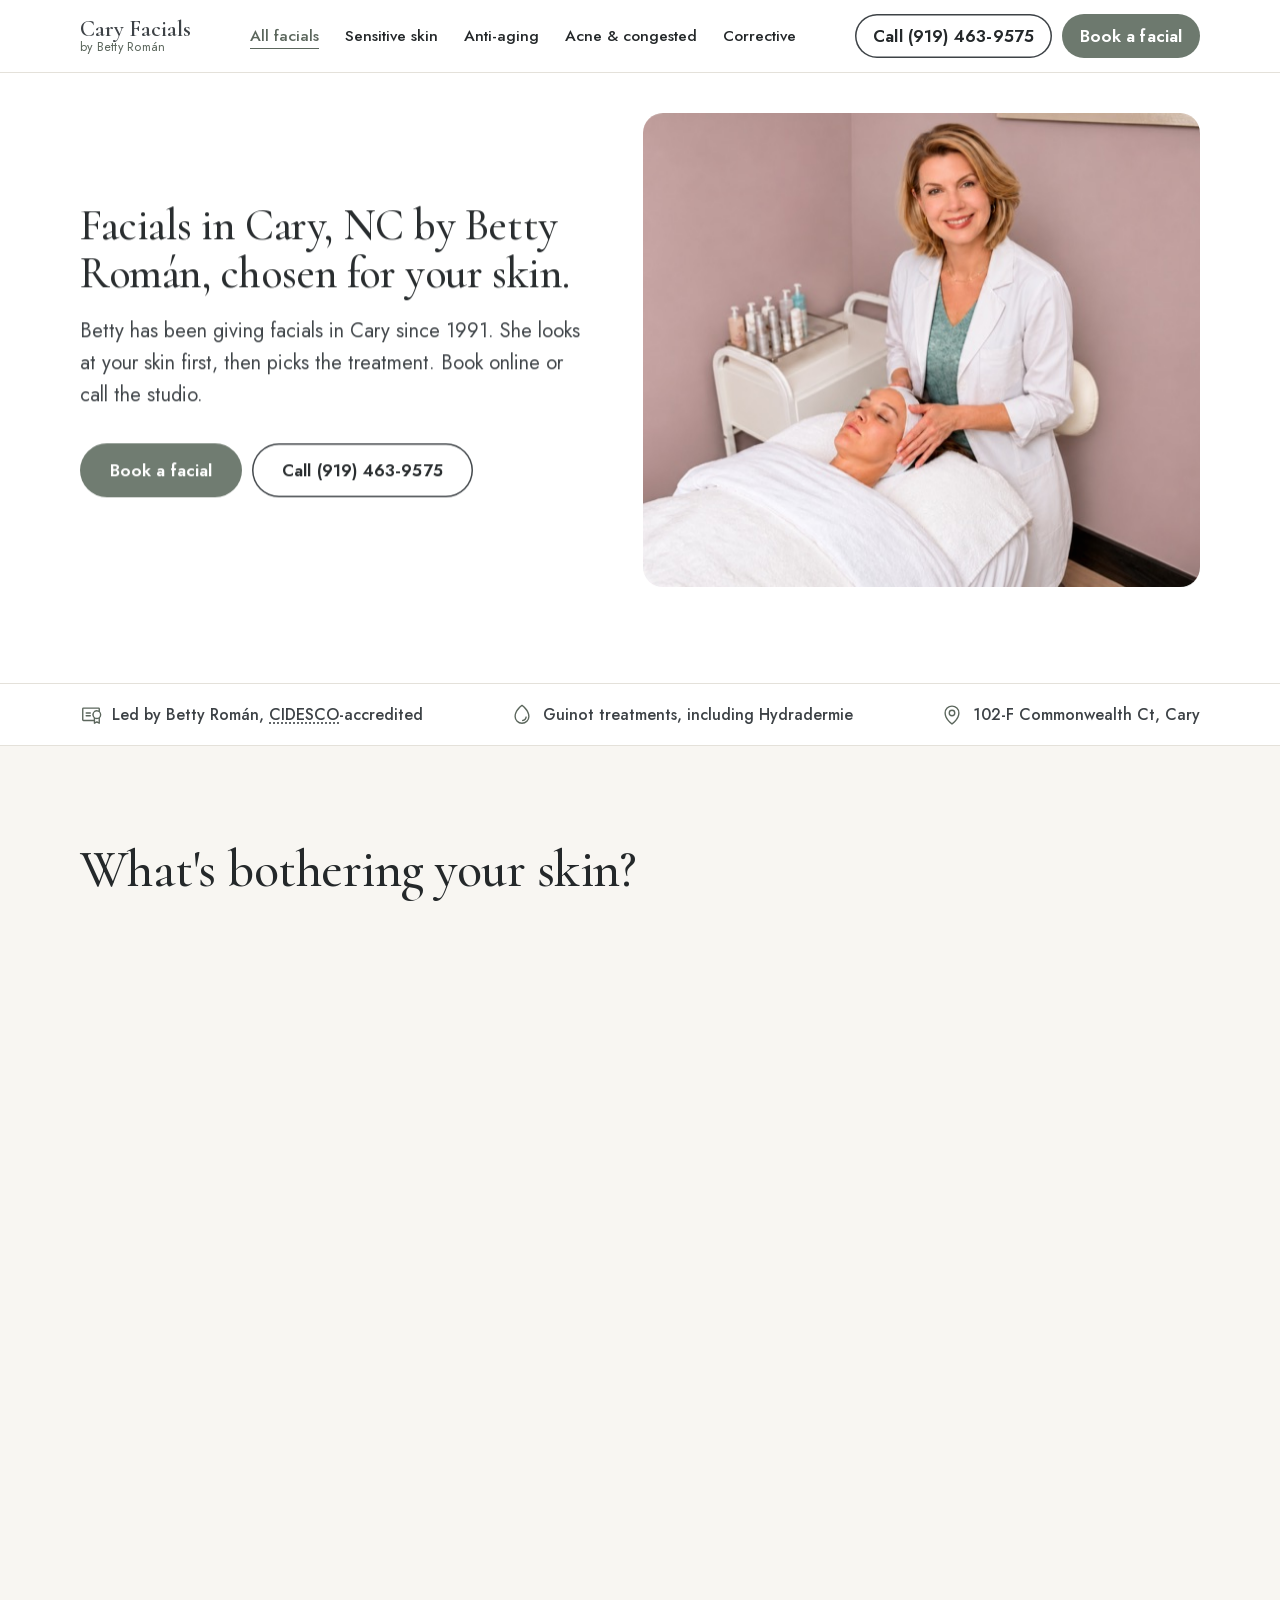
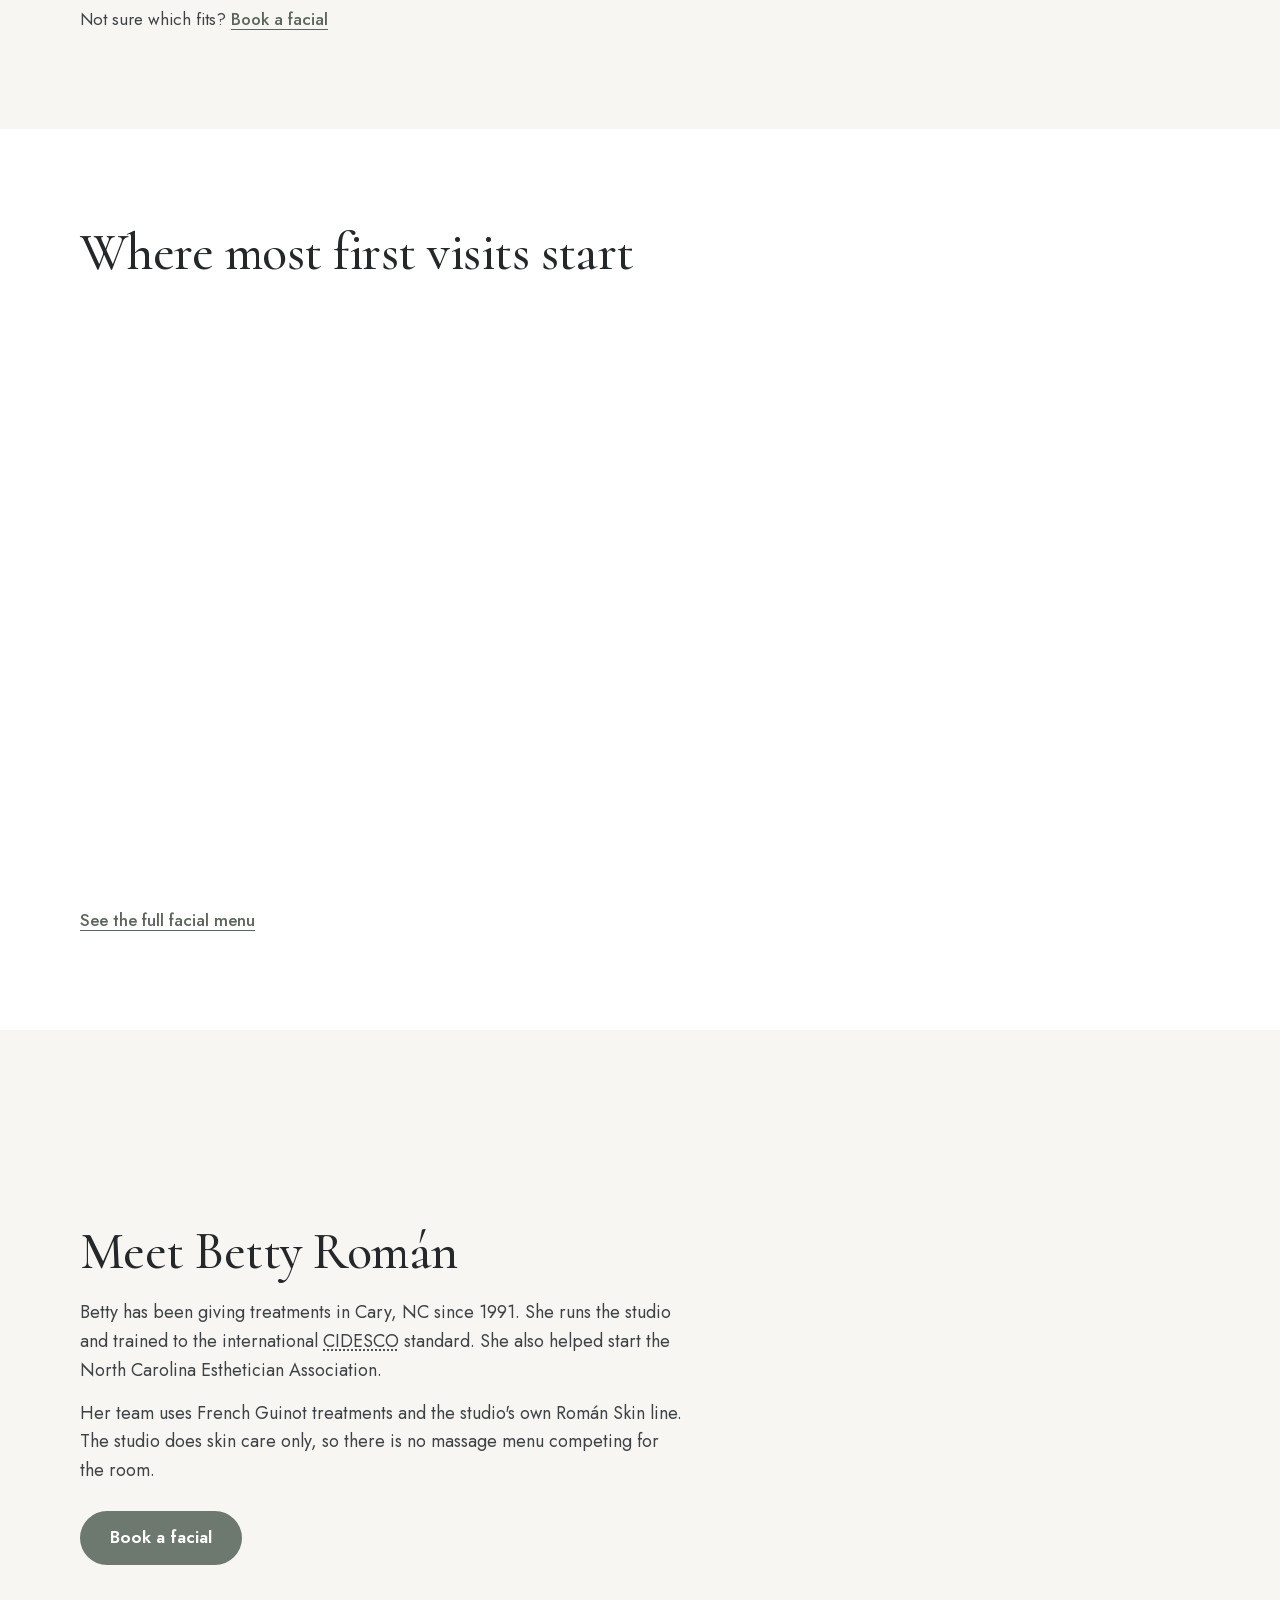
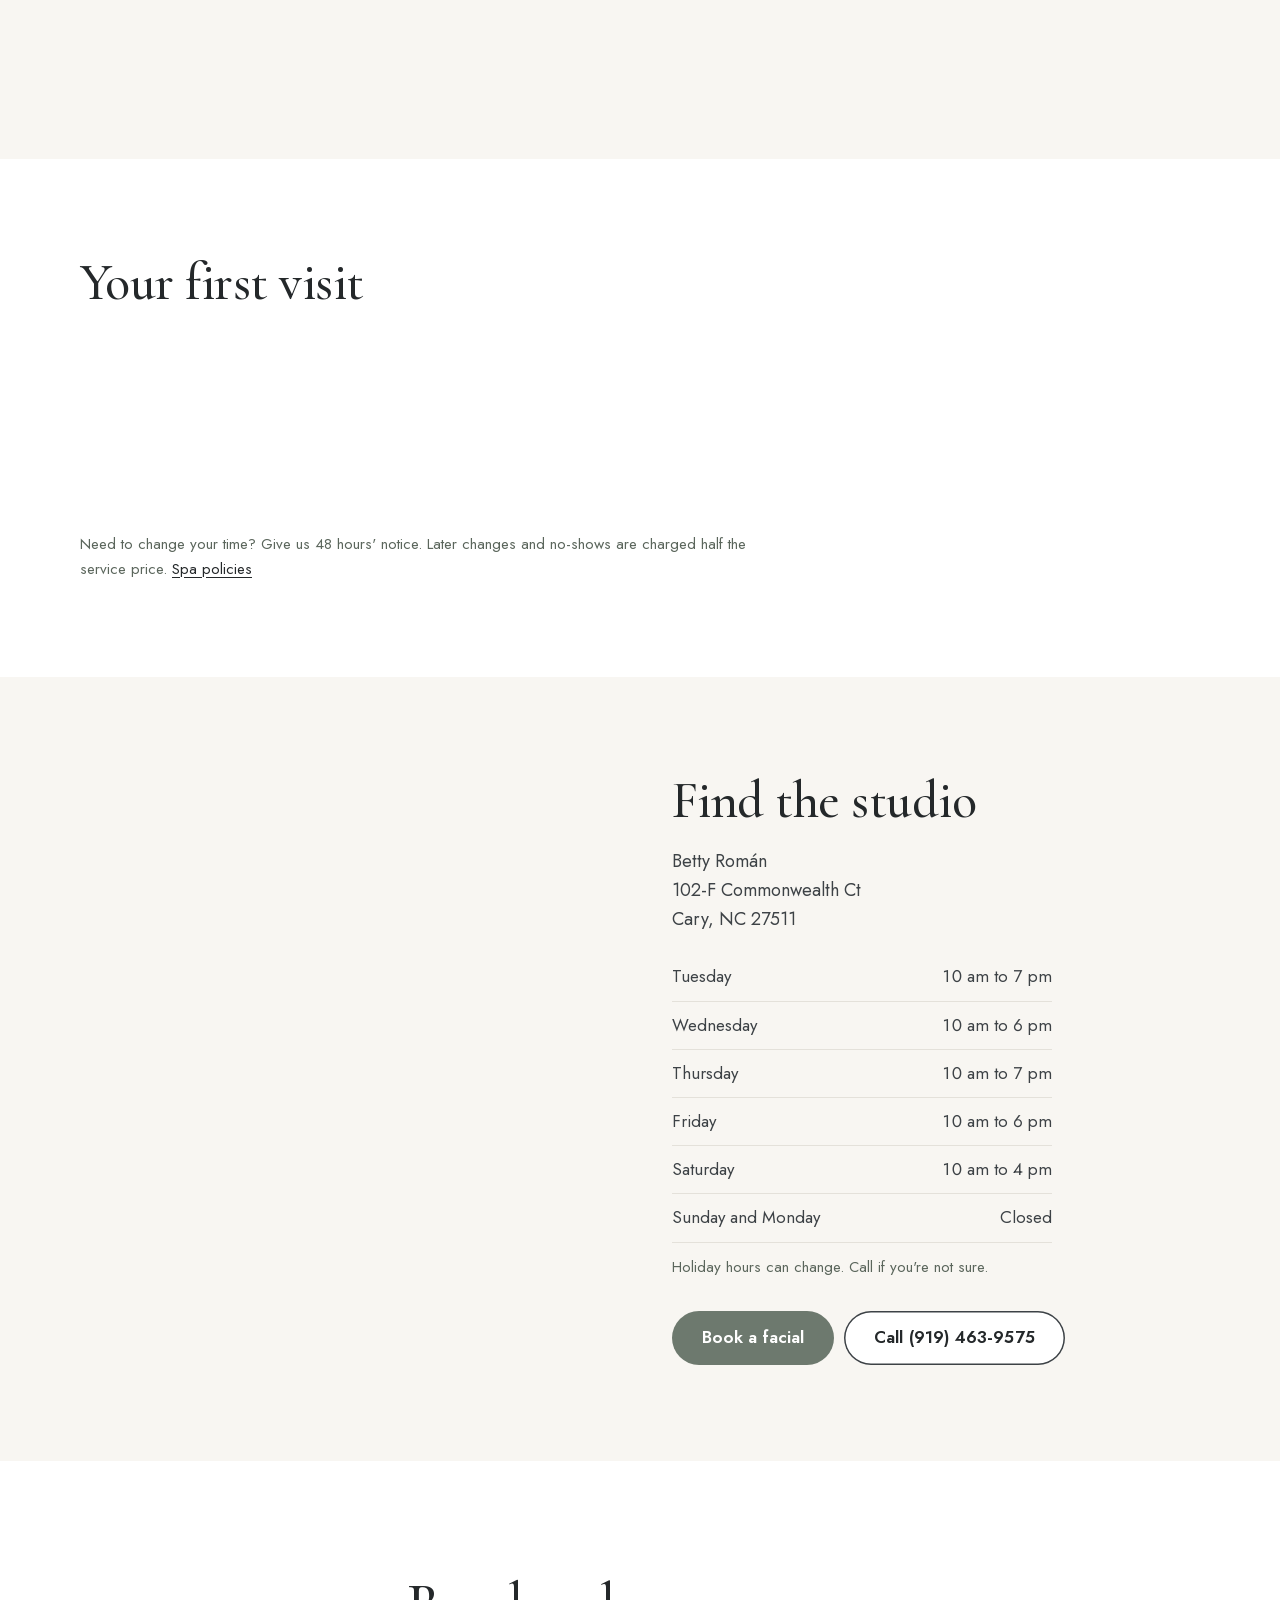
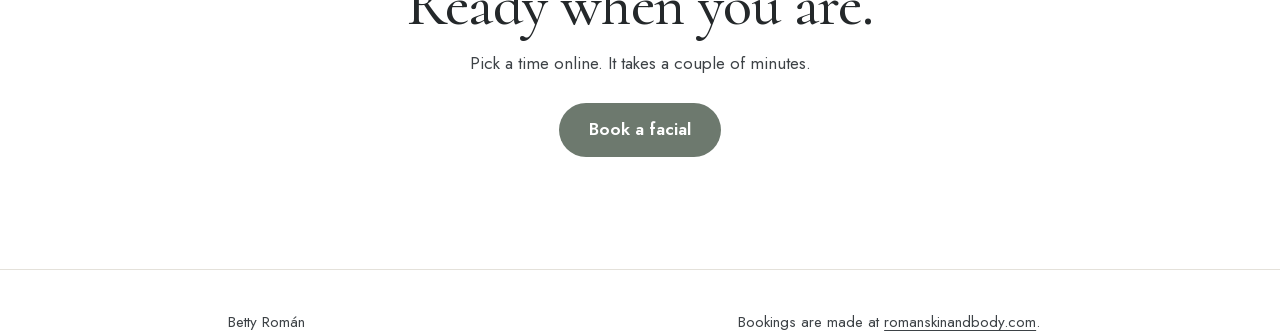
<file: lp/index.html>
<!doctype html>
<html lang="en">
<head>
<meta charset="utf-8">
<meta name="robots" content="noindex">
<link rel="canonical" href="https://caryfacials.com/">
<meta http-equiv="refresh" content="0; url=/">
<title>Facials in Cary, NC | Betty Román</title>
</head>
<body><p>This page moved to <a href="/">caryfacials.com</a>.</p></body>
</html>
</file>
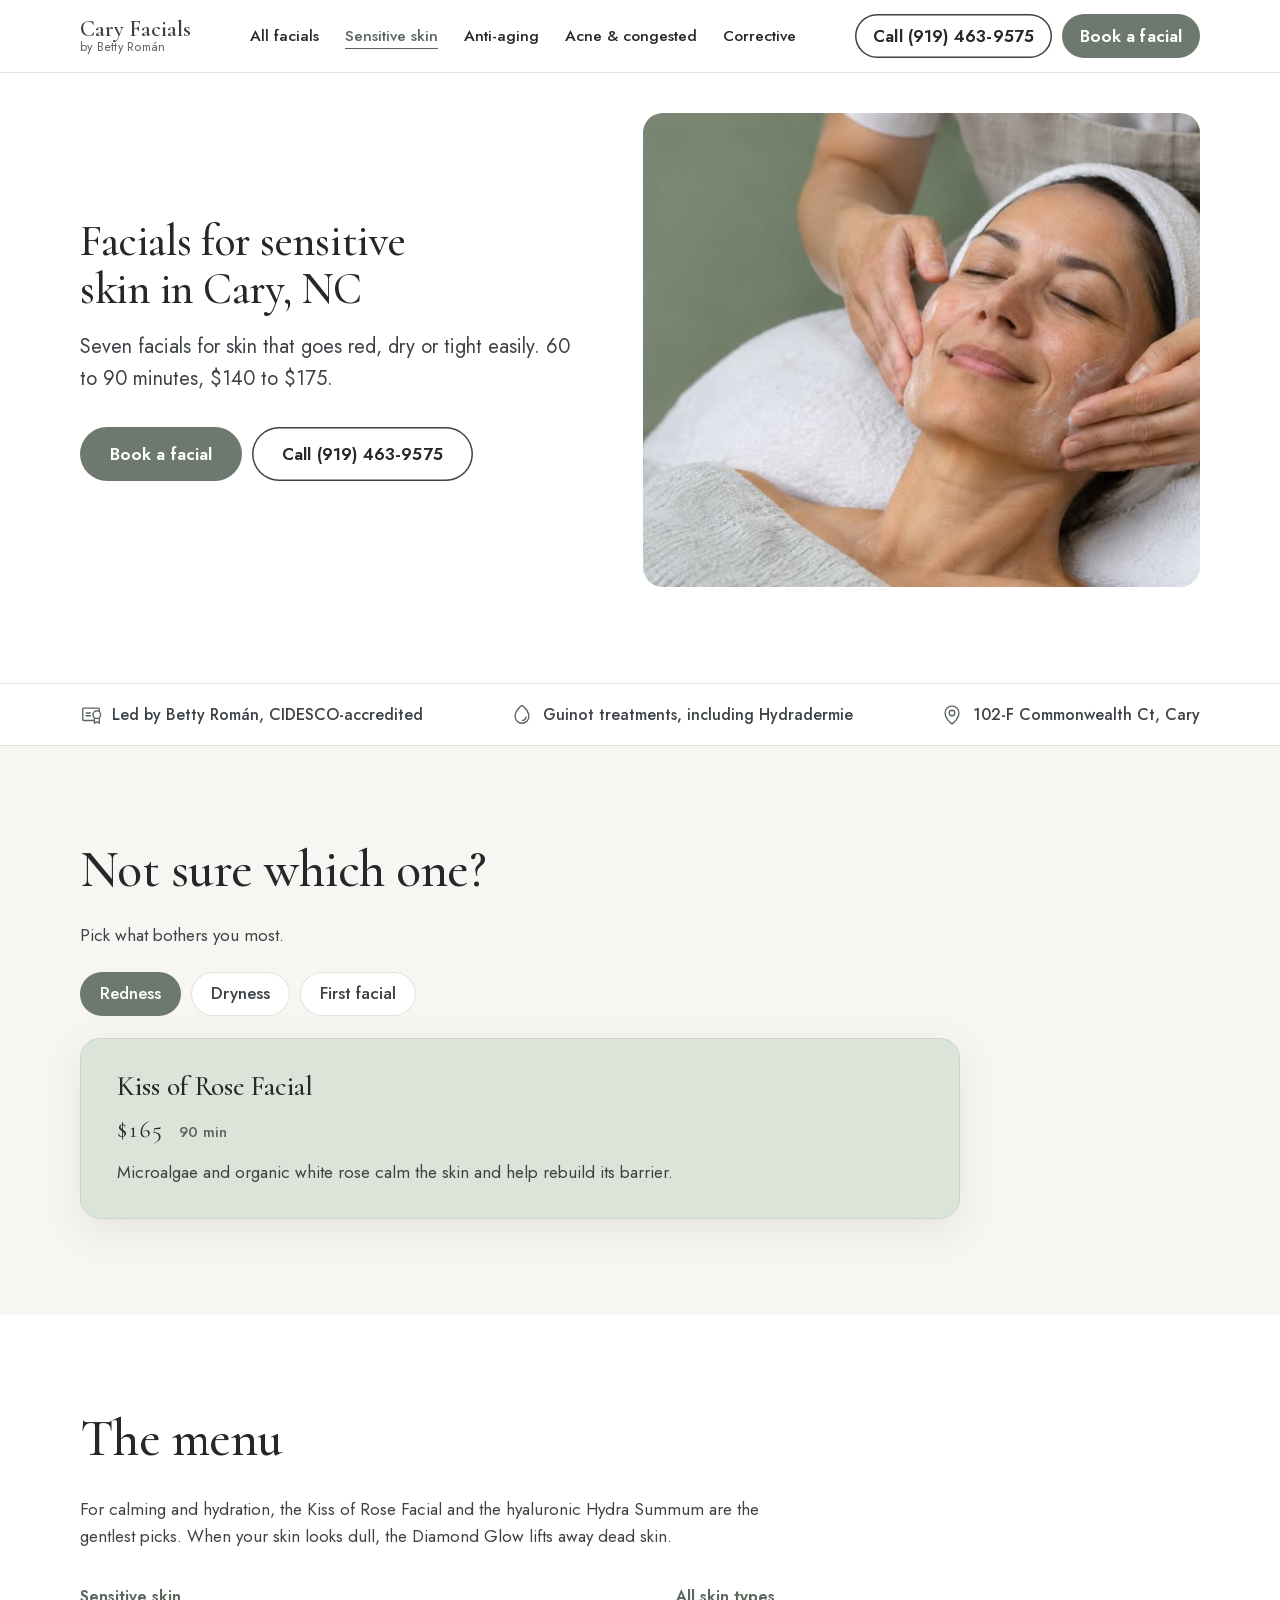
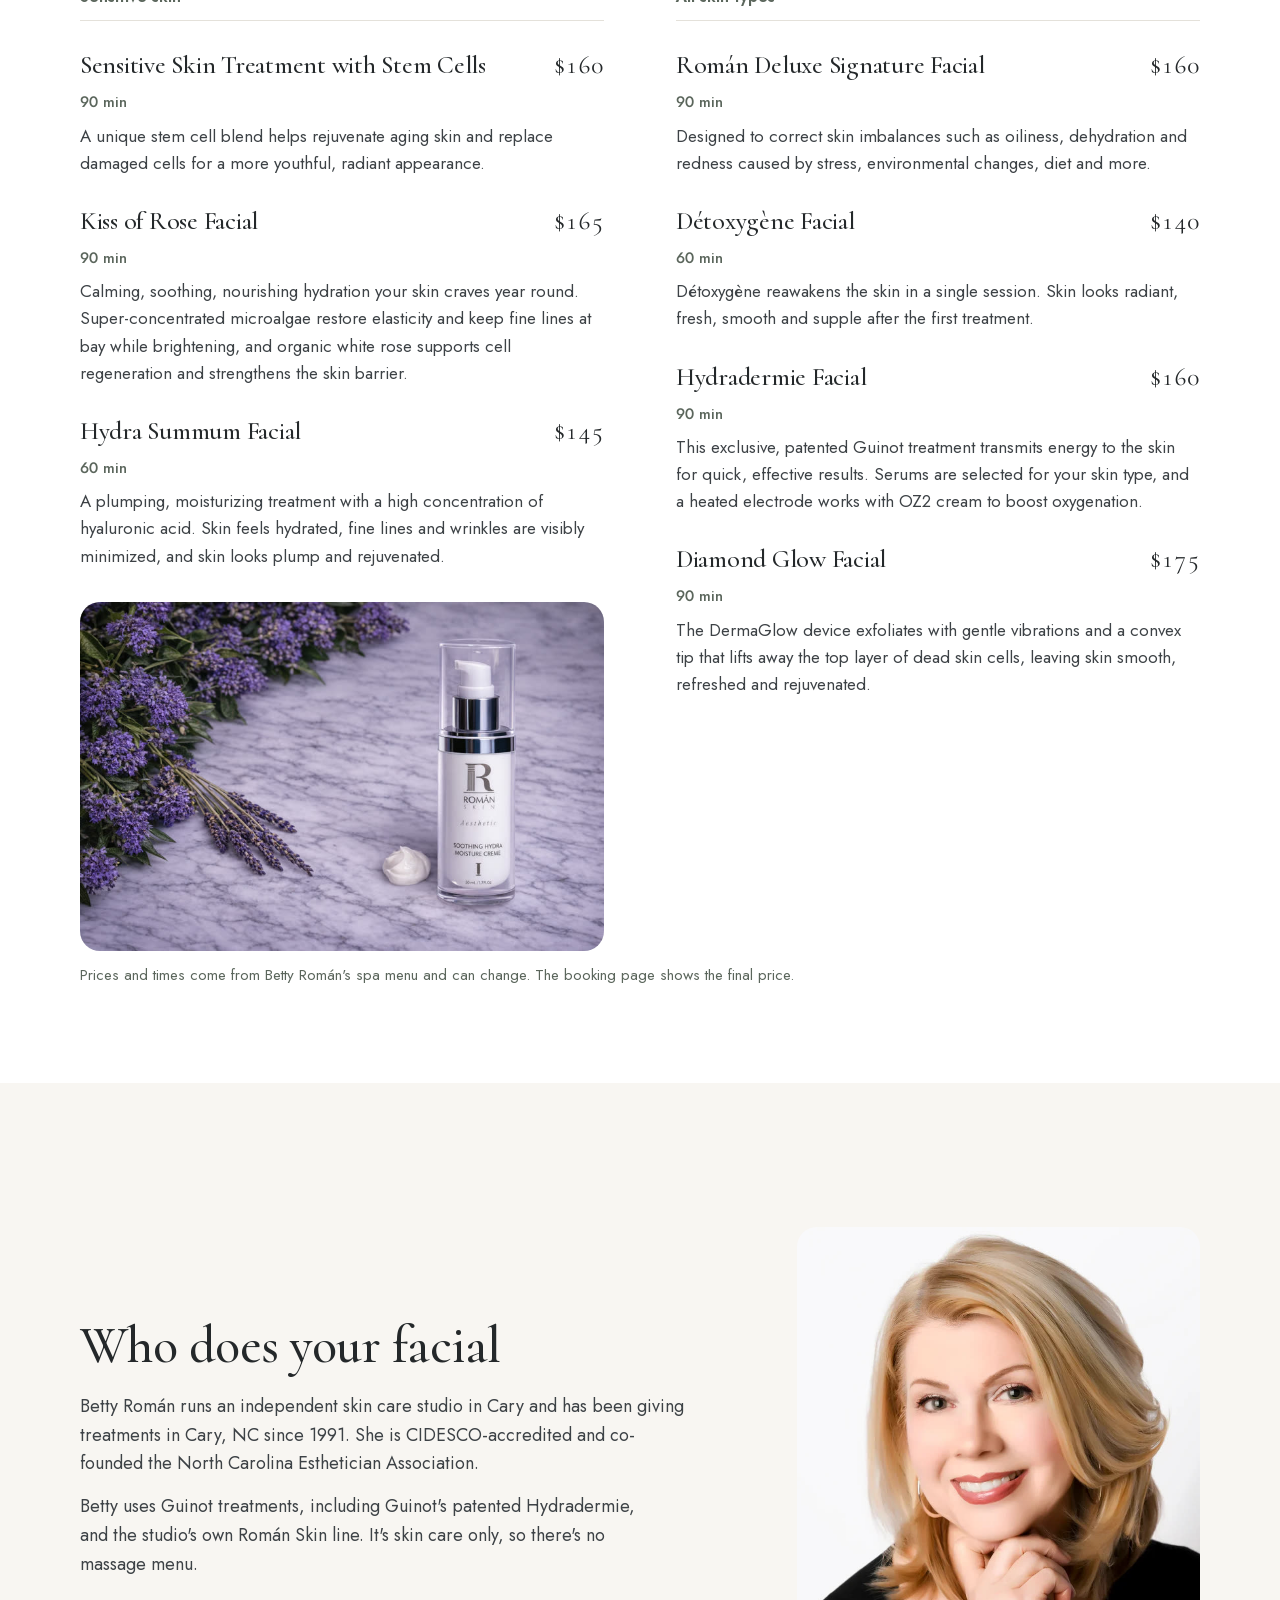
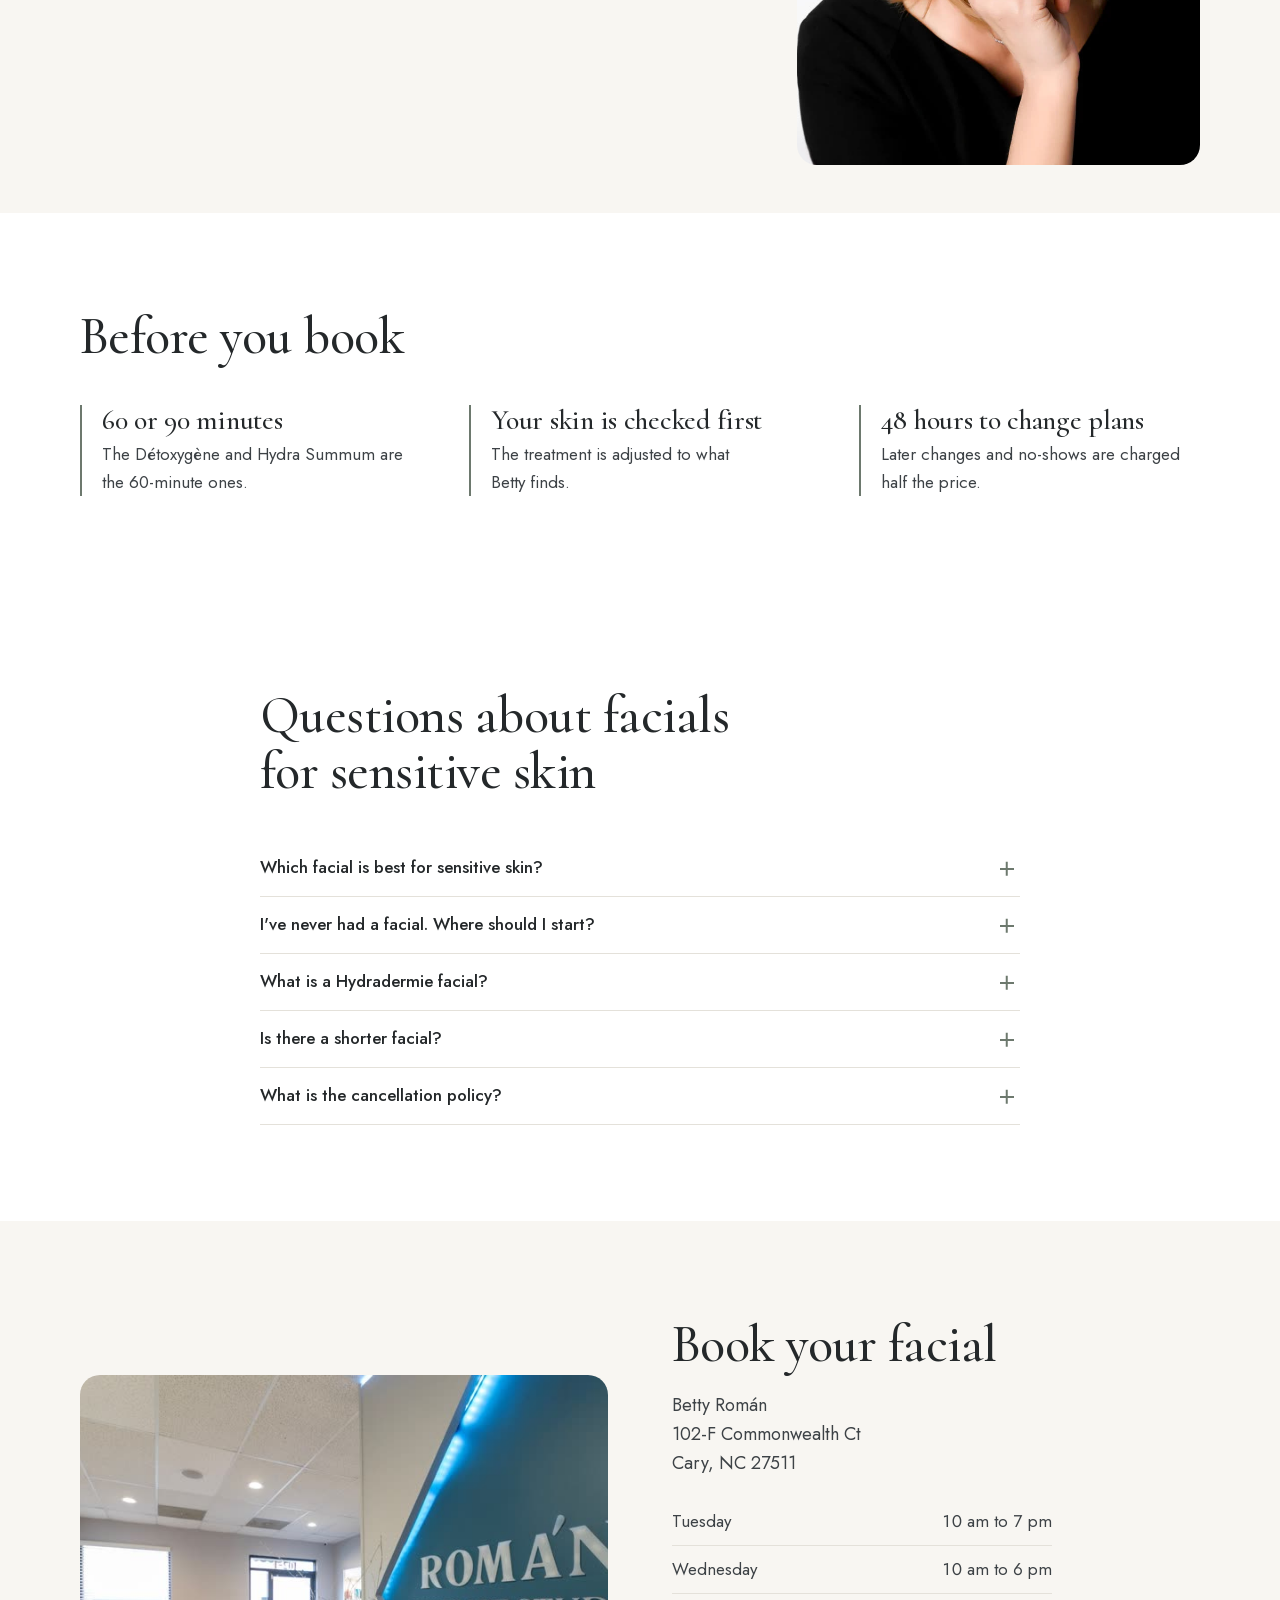
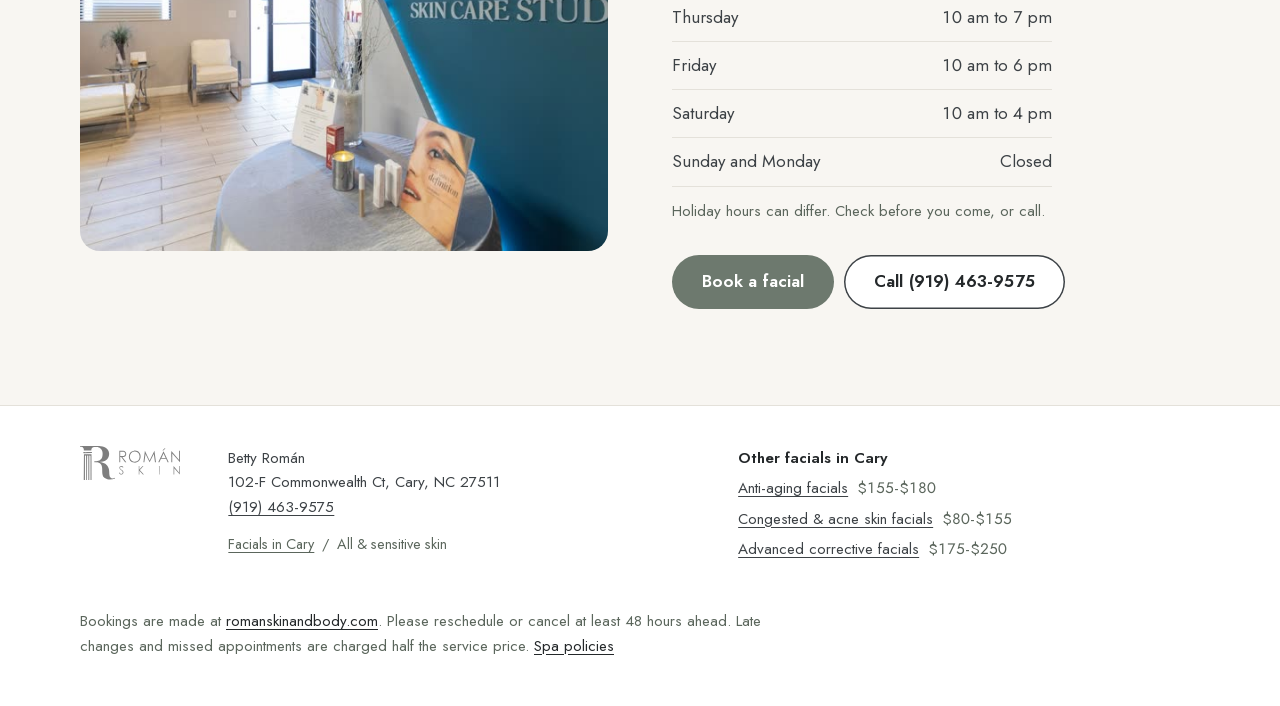
<file: sensitive-skin-facials/index.html>
<!doctype html>
<html lang="en">
<head>
<meta charset="utf-8">
<script async src="https://www.googletagmanager.com/gtag/js?id=G-Q53BD5KMHZ"></script>
<script>window.dataLayer=window.dataLayer||[];function gtag(){dataLayer.push(arguments);}gtag("js",new Date());gtag("config","G-Q53BD5KMHZ");</script>
<meta name="viewport" content="width=device-width, initial-scale=1">
<title>Facials for Sensitive Skin in Cary, NC | Betty Román</title>
<meta name="description" content="Facials for All &amp; Sensitive Skin in Cary, NC: 7 treatments, 60-90 min, $140-$175. With Betty Román, 102-F Commonwealth Ct, Cary. Book online.">
<link rel="canonical" href="https://caryfacials.com/sensitive-skin-facials/">
<meta property="og:type" content="website">
<meta property="og:site_name" content="Cary Facials by Betty Román">
<meta property="og:title" content="Facials for Sensitive Skin in Cary, NC | Betty Román">
<meta property="og:description" content="Facials for All &amp; Sensitive Skin in Cary, NC: 7 treatments, 60-90 min, $140-$175. With Betty Román, 102-F Commonwealth Ct, Cary. Book online.">
<meta property="og:url" content="https://caryfacials.com/sensitive-skin-facials/">
<meta property="og:image" content="https://caryfacials.com/img/hydra-creme-1600.jpg">
<meta name="theme-color" content="#FFFFFF">
<link rel="preload" as="image" href="/img/facial-800.jpg" imagesrcset="/img/facial-800.jpg 800w, /img/facial-1600.jpg 1600w" imagesizes="(min-width: 1024px) 56vw, 100vw">
<link rel="icon" href="/favicon.svg" type="image/svg+xml">
<link rel="preload" href="/fonts/cormorant.woff2" as="font" type="font/woff2" crossorigin>
<link rel="preload" href="/fonts/jost.woff2" as="font" type="font/woff2" crossorigin>
<script>document.documentElement.classList.add("js")</script>
<link rel="stylesheet" href="/style.css">
<link rel="stylesheet" href="/sensitive-skin-facials/page.css">
<link rel="stylesheet" href="/nav.css">
<script src="/nav.js" defer></script>
<script type="application/ld+json">{"@context": "https://schema.org", "@type": "DaySpa", "@id": "https://caryfacials.com/#spa", "name": "Betty Román", "alternateName": "Román Skin & Body", "url": "https://www.romanskinandbody.com/", "telephone": "+1-919-463-9575", "image": "https://caryfacials.com/img/studio-entrance-1600.jpg", "address": {"@type": "PostalAddress", "streetAddress": "102-F Commonwealth Ct", "addressLocality": "Cary", "addressRegion": "NC", "postalCode": "27511", "addressCountry": "US"}, "openingHoursSpecification": [{"@type": "OpeningHoursSpecification", "dayOfWeek": "Tuesday", "opens": "10:00", "closes": "19:00"}, {"@type": "OpeningHoursSpecification", "dayOfWeek": "Wednesday", "opens": "10:00", "closes": "18:00"}, {"@type": "OpeningHoursSpecification", "dayOfWeek": "Thursday", "opens": "10:00", "closes": "19:00"}, {"@type": "OpeningHoursSpecification", "dayOfWeek": "Friday", "opens": "10:00", "closes": "18:00"}, {"@type": "OpeningHoursSpecification", "dayOfWeek": "Saturday", "opens": "10:00", "closes": "16:00"}], "priceRange": "$80-$250", "hasMap": "https://www.google.com/maps/search/?api=1&query=Rom%C3%A1n+Skin+%26+Body%2C+102-F+Commonwealth+Ct%2C+Cary%2C+NC+27511", "sameAs": ["https://www.facebook.com/romanskinandbody", "https://www.instagram.com/romanskinandbody"], "hasOfferCatalog": {"@type": "OfferCatalog", "name": "Facials for All & Sensitive Skin in Cary, NC", "itemListElement": [{"@type": "Offer", "price": "160", "priceCurrency": "USD", "itemOffered": {"@type": "Service", "name": "Román Deluxe Signature Facial"}}, {"@type": "Offer", "price": "140", "priceCurrency": "USD", "itemOffered": {"@type": "Service", "name": "Détoxygène Facial"}}, {"@type": "Offer", "price": "160", "priceCurrency": "USD", "itemOffered": {"@type": "Service", "name": "Hydradermie Facial"}}, {"@type": "Offer", "price": "175", "priceCurrency": "USD", "itemOffered": {"@type": "Service", "name": "Diamond Glow Facial"}}, {"@type": "Offer", "price": "160", "priceCurrency": "USD", "itemOffered": {"@type": "Service", "name": "Sensitive Skin Treatment with Stem Cells"}}, {"@type": "Offer", "price": "165", "priceCurrency": "USD", "itemOffered": {"@type": "Service", "name": "Kiss of Rose Facial"}}, {"@type": "Offer", "price": "145", "priceCurrency": "USD", "itemOffered": {"@type": "Service", "name": "Hydra Summum Facial"}}]}}</script>
<script type="application/ld+json">{"@context": "https://schema.org", "@type": "BreadcrumbList", "itemListElement": [{"@type": "ListItem", "position": 1, "name": "Facials in Cary", "item": "https://caryfacials.com/"}, {"@type": "ListItem", "position": 2, "name": "Facials for All & Sensitive Skin in Cary, NC", "item": "https://caryfacials.com/sensitive-skin-facials/"}]}</script>
<script type="application/ld+json">{"@context": "https://schema.org", "@type": "FAQPage", "mainEntity": [{"@type": "Question", "name": "Which facial is best for sensitive skin?", "acceptedAnswer": {"@type": "Answer", "text": "For calming and hydration, choose the Kiss of Rose Facial ($165, 90 min), which uses microalgae and organic white rose to support the skin barrier, or the Hydra Summum Facial ($145, 60 min), which is rich in hyaluronic acid. The Sensitive Skin Treatment with Stem Cells ($160, 90 min) also suits skin that is starting to show age."}}, {"@type": "Question", "name": "I've never had a facial. Where should I start?", "acceptedAnswer": {"@type": "Answer", "text": "The Román Deluxe Signature Facial ($160, 90 min) is designed to correct common imbalances such as oiliness, dehydration and redness. Every facial at the studio starts with Betty looking at your skin, so the treatment is adjusted to what she finds."}}, {"@type": "Question", "name": "What is a Hydradermie facial?", "acceptedAnswer": {"@type": "Answer", "text": "Hydradermie is Guinot's patented facial. Serums are chosen for your skin type, and a heated electrode works with Guinot's OZ2 cream to boost oxygenation. It costs $160 and takes 90 minutes."}}, {"@type": "Question", "name": "Is there a shorter facial?", "acceptedAnswer": {"@type": "Answer", "text": "Yes. The Détoxygène Facial ($140) and the Hydra Summum Facial ($145) each take 60 minutes. Every other facial in this group takes 90 minutes."}}, {"@type": "Question", "name": "What is the cancellation policy?", "acceptedAnswer": {"@type": "Answer", "text": "Please reschedule or cancel at least 48 hours before your appointment. Later changes and missed appointments are charged half the service price."}}]}</script>
</head>
<body>

<!-- Phosphor Icons (regular), copied from @phosphor-icons/core 2.1.1 -->
<svg width="0" height="0" style="position:absolute" aria-hidden="true">
  <symbol id="i-cert" viewBox="0 0 256 256"><path d="M128,136a8,8,0,0,1-8,8H72a8,8,0,0,1,0-16h48A8,8,0,0,1,128,136Zm-8-40H72a8,8,0,0,0,0,16h48a8,8,0,0,0,0-16Zm112,65.47V224A8,8,0,0,1,220,231l-24-13.74L172,231A8,8,0,0,1,160,224V200H40a16,16,0,0,1-16-16V56A16,16,0,0,1,40,40H216a16,16,0,0,1,16,16V86.53a51.880,51.880,0,0,1,0,74.94ZM160,184V161.47A52,52,0,0,1,216,76V56H40V184Zm56-12a51.88,51.88,0,0,1-40,0v38.22l16-9.16a8,8,0,0,1,7.94,0l16,9.16Zm16-48a36,36,0,1,0-36,36A36,36,0,0,0,232,124Z"/></symbol>
  <symbol id="i-drop" viewBox="0 0 256 256"><path d="M174,47.75a254.19,254.19,0,0,0-41.45-38.3,8,8,0,0,0-9.18,0A254.19,254.19,0,0,0,82,47.750C54.51,79.32,40,112.6,40,144a88,88,0,0,0,176,0C216,112.6,201.490,79.32,174,47.75ZM128,216a72.08,72.08,0,0,1-72-72c0-57.23,55.47-105,72-118,16.53,13,72,60.75,72,118A72.08,72.08,0,0,1,128,216Zm55.89-62.66a57.6,57.6,0,0,1-46.56,46.55A8.75,8.75,0,0,1,136,200a8,8,0,0,1-1.32-15.89c16.57-2.79,30.63-16.85,33.44-33.45a8,8,0,0,1,15.78,2.68Z"/></symbol>
  <symbol id="i-pin" viewBox="0 0 256 256"><path d="M128,64a40,40,0,1,0,40,40A40,40,0,0,0,128,64Zm0,64a24,24,0,1,1,24-24A24,24,0,0,1,128,128Zm0-112a88.1,88.1,0,0,0-88,88c0,31.4,14.51,64.68,42,96.25a254.19,254.19,0,0,0,41.45,38.3,8,8,0,0,0,9.18,0A254.19,254.19,0,0,0,174,200.25c27.45-31.57,42-64.85,42-96.25A88.1,88.1,0,0,0,128,16Zm0,206c-16.53-13-72-60.75-72-118a72,72,0,0,1,144,0C200,161.23,144.53,209,128,222Z"/></symbol>
  <symbol id="i-phone" viewBox="0 0 256 256"><path d="M222.37,158.46l-47.11-21.11-.13-.06a16,16,0,0,0-15.17,1.4,8.12,8.12,0,0,0-.75.56L134.87,160c-15.42-7.49-31.34-23.29-38.830-38.51l20.78-24.710c.2-.25.39-.5.57-.77a16,16,0,0,0,1.32-15.06l0-.12L97.54,33.64a16,16,0,0,0-16.62-9.52A56.26,56.26,0,0,0,32,80c0,79.4,64.6,144,144,144a56.26,56.26,0,0,0,55.88-48.92A16,16,0,0,0,222.37,158.46ZM176,208A128.14,128.14,0,0,1,48,80,40.2,40.2,0,0,1,82.87,40a.61.61,0,0,0,0,.12l21,47L83.2,111.86a6.13,6.13,0,0,0-.57.77,16,16,0,0,0-1,15.7c9.06,18.53,27.73,37.06,46.46,46.11a16,16,0,0,0,15.750-1.14,8.44,8.44,0,0,0,.74-.56L168.89,152l47,21.05h0s.08,0,.11,0A40.21,40.21,0,0,1,176,208Z"/></symbol>
</svg>

<a class="skip" href="#main">Skip to content</a>

<header class="top">
  <div class="wrap top-in">
    <a class="mark" href="/"><span class="mark-name">Cary Facials</span><span class="mark-by">by Betty Román</span></a>
    <button class="nav-btn" type="button" aria-expanded="false" aria-controls="site-nav"><svg viewBox="0 0 24 24" aria-hidden="true"><line class="l1" x1="4" y1="8" x2="20" y2="8"/><line class="l2" x1="4" y1="16" x2="20" y2="16"/></svg><span>Menu</span></button>
    <nav class="nav" id="site-nav" aria-label="Facials">
      <ul><li><a href="/">All facials</a></li><li><a href="/sensitive-skin-facials/" aria-current="page">Sensitive skin</a></li><li><a href="/anti-aging-facials/">Anti-aging</a></li><li><a href="/acne-facials/">Acne &amp; congested</a></li><li><a href="/corrective-facials/">Corrective</a></li></ul>
      <div class="nav-cta"><a class="pill pill-line" href="tel:+19194639575" data-call="menu">Call (919) 463-9575</a><a class="pill pill-olive" href="https://www.romanskinandbody.com/pages/book-appointment?utm_source=caryfacials.com&amp;utm_medium=referral&amp;utm_campaign=sensitive-skin-lp" data-book="menu">Book a facial</a></div>
    </nav>
    <div class="top-actions">
      <a class="pill pill-line hide-sm" href="tel:+19194639575" data-call="header">Call (919) 463-9575</a>
      <a class="pill pill-olive hide-sm" href="https://www.romanskinandbody.com/pages/book-appointment?utm_source=caryfacials.com&amp;utm_medium=referral&amp;utm_campaign=sensitive-skin-lp" data-book="header">Book a facial</a>
    </div>
  </div>
</header>

<main id="main">

<section class="hero" id="hero">
  <div class="wrap hero-in">
    <div class="hero-photo rise">
      <img src="/img/facial-800.jpg" srcset="/img/facial-800.jpg 800w, /img/facial-1600.jpg 1600w" sizes="(min-width: 1024px) 56vw, 100vw" width="800" height="534" alt="An esthetician's hands resting on a client's face during a facial" fetchpriority="high">
    </div>
    <div class="hero-copy rise rise-2">
      <h1>Facials for sensitive skin in Cary, NC</h1>
      <p class="lede">Seven facials for skin that goes red, dry or tight easily. 60 to 90 minutes, $140 to $175.</p>
      <div class="actions">
        <a class="pill pill-olive pill-lg" href="https://www.romanskinandbody.com/pages/book-appointment?utm_source=caryfacials.com&amp;utm_medium=referral&amp;utm_campaign=sensitive-skin-lp" data-book="hero">Book a facial</a>
        <a class="pill pill-line pill-lg" href="tel:+19194639575" data-call="hero"><span class="call-long">Call (919) 463-9575</span><span class="call-short">Call</span></a>
      </div>
    </div>
  </div>
</section>

<section class="creds" aria-label="About the studio">
  <ul class="wrap creds-list">
    <li><svg class="ic" aria-hidden="true"><use href="#i-cert"/></svg>Led by Betty Román, CIDESCO-accredited</li>
    <li><svg class="ic" aria-hidden="true"><use href="#i-drop"/></svg>Guinot treatments, including Hydradermie</li>
    <li><svg class="ic" aria-hidden="true"><use href="#i-pin"/></svg>102-F Commonwealth Ct, Cary</li>
  </ul>
</section>

<section class="sec tint" aria-labelledby="pick-h">
  <div class="wrap">
    <h2 id="pick-h">Not sure which one?</h2>
    <p class="pick-lede">Pick what bothers you most.</p>
    <div class="chips" role="radiogroup" aria-label="Your main skin concern">
      <input type="radio" name="concern" id="c-red" checked>
      <label for="c-red">Redness</label>
      <input type="radio" name="concern" id="c-dry">
      <label for="c-dry">Dryness</label>
      <input type="radio" name="concern" id="c-first">
      <label for="c-first">First facial</label>

      <div class="answer" data-for="c-red">
        <h3>Kiss of Rose Facial</h3>
        <p class="facts">$165 <span>90 min</span></p>
        <p>Microalgae and organic white rose calm the skin and help rebuild its barrier.</p>
      </div>
      <div class="answer" data-for="c-dry">
        <h3>Hydra Summum Facial</h3>
        <p class="facts">$145 <span>60 min</span></p>
        <p>A high dose of hyaluronic acid. Your skin feels plumper the same day.</p>
      </div>
      <div class="answer" data-for="c-first">
        <h3>Román Deluxe Signature Facial</h3>
        <p class="facts">$160 <span>90 min</span></p>
        <p>Betty looks at your skin first and adjusts the treatment to what they find.</p>
      </div>
    </div>
  </div>
</section>

<section class="sec" aria-labelledby="menu-h">
  <div class="wrap">
    <h2 id="menu-h">The menu</h2>
    <p class="menu-lede">For calming and hydration, the Kiss of Rose Facial and the hyaluronic Hydra Summum are the gentlest picks. When your skin looks dull, the Diamond Glow lifts away dead skin.</p>
    <div class="menu-grid">
      <div class="menu-group">
        <h3 class="group-h">Sensitive skin</h3>
        <article class="item reveal">
          <div class="pop-row"><h4>Sensitive Skin Treatment with Stem Cells</h4><p class="price">$160</p></div>
          <p class="mins">90 min</p>
          <p>A unique stem cell blend helps rejuvenate aging skin and replace damaged cells for a more youthful, radiant appearance.</p>
        </article>
        <article class="item reveal">
          <div class="pop-row"><h4>Kiss of Rose Facial</h4><p class="price">$165</p></div>
          <p class="mins">90 min</p>
          <p>Calming, soothing, nourishing hydration your skin craves year round. Super-concentrated microalgae restore elasticity and keep fine lines at bay while brightening, and organic white rose supports cell regeneration and strengthens the skin barrier.</p>
        </article>
        <article class="item reveal">
          <div class="pop-row"><h4>Hydra Summum Facial</h4><p class="price">$145</p></div>
          <p class="mins">60 min</p>
          <p>A plumping, moisturizing treatment with a high concentration of hyaluronic acid. Skin feels hydrated, fine lines and wrinkles are visibly minimized, and skin looks plump and rejuvenated.</p>
        </article>
        <img class="menu-img reveal" src="/img/hydra-creme-800.jpg" srcset="/img/hydra-creme-800.jpg 800w, /img/hydra-creme-1600.jpg 1600w" sizes="(min-width: 1024px) 560px, 100vw" width="800" height="534" alt="Román Skin Soothing Hydra Moisture Creme on marble beside lavender" loading="lazy" decoding="async">
      </div>
      <div class="menu-group">
        <h3 class="group-h">All skin types</h3>
        <article class="item reveal">
          <div class="pop-row"><h4>Román Deluxe Signature Facial</h4><p class="price">$160</p></div>
          <p class="mins">90 min</p>
          <p>Designed to correct skin imbalances such as oiliness, dehydration and redness caused by stress, environmental changes, diet and more.</p>
        </article>
        <article class="item reveal">
          <div class="pop-row"><h4>Détoxygène Facial</h4><p class="price">$140</p></div>
          <p class="mins">60 min</p>
          <p>Détoxygène reawakens the skin in a single session. Skin looks radiant, fresh, smooth and supple after the first treatment.</p>
        </article>
        <article class="item reveal">
          <div class="pop-row"><h4>Hydradermie Facial</h4><p class="price">$160</p></div>
          <p class="mins">90 min</p>
          <p>This exclusive, patented Guinot treatment transmits energy to the skin for quick, effective results. Serums are selected for your skin type, and a heated electrode works with OZ2 cream to boost oxygenation.</p>
        </article>
        <article class="item reveal">
          <div class="pop-row"><h4>Diamond Glow Facial</h4><p class="price">$175</p></div>
          <p class="mins">90 min</p>
          <p>The DermaGlow device exfoliates with gentle vibrations and a convex tip that lifts away the top layer of dead skin cells, leaving skin smooth, refreshed and rejuvenated.</p>
        </article>
      </div>
    </div>
    <p class="note">Prices and times come from Betty Román's spa menu and can change. The booking page shows the final price.</p>
  </div>
</section>

<section class="sec tint" aria-labelledby="betty-h">
  <div class="wrap betty">
    <div class="betty-photo reveal">
      <img src="/img/betty-roman-800.jpg" width="800" height="1200" alt="Portrait of Betty Román" loading="lazy" decoding="async">
    </div>
    <div class="betty-copy">
      <h2 id="betty-h">Who does your facial</h2>
      <p>Betty Román runs an independent skin care studio in Cary and has been giving treatments in Cary, NC since 1991. She is CIDESCO-accredited and co-founded the North Carolina Esthetician Association.</p>
      <p>Betty uses Guinot treatments, including Guinot's patented Hydradermie, and the studio's own Román Skin line. It's skin care only, so there's no massage menu.</p>
    </div>
  </div>
</section>

<section class="sec" aria-labelledby="first-h">
  <div class="wrap">
    <h2 id="first-h">Before you book</h2>
    <ul class="steps">
      <li class="reveal"><h3>60 or 90 minutes</h3><p>The Détoxygène and Hydra Summum are the 60-minute ones.</p></li>
      <li class="reveal"><h3>Your skin is checked first</h3><p>The treatment is adjusted to what Betty finds.</p></li>
      <li class="reveal"><h3>48 hours to change plans</h3><p>Later changes and no-shows are charged half the price.</p></li>
    </ul>
  </div>
</section>

<section class="sec faq" aria-labelledby="faq-h">
  <div class="wrap">
    <h2 id="faq-h">Questions about facials for sensitive skin</h2>
    <details>
      <summary>Which facial is best for sensitive skin?</summary>
      <p>For calming and hydration, choose the Kiss of Rose Facial ($165, 90 min), which uses microalgae and organic white rose to support the skin barrier, or the Hydra Summum Facial ($145, 60 min), which is rich in hyaluronic acid. The Sensitive Skin Treatment with Stem Cells ($160, 90 min) also suits skin that is starting to show age.</p>
    </details>
    <details>
      <summary>I've never had a facial. Where should I start?</summary>
      <p>The Román Deluxe Signature Facial ($160, 90 min) is designed to correct common imbalances such as oiliness, dehydration and redness. Every facial at the studio starts with Betty looking at your skin, so the treatment is adjusted to what she finds.</p>
    </details>
    <details>
      <summary>What is a Hydradermie facial?</summary>
      <p>Hydradermie is Guinot's patented facial. Serums are chosen for your skin type, and a heated electrode works with Guinot's OZ2 cream to boost oxygenation. It costs $160 and takes 90 minutes.</p>
    </details>
    <details>
      <summary>Is there a shorter facial?</summary>
      <p>Yes. The Détoxygène Facial ($140) and the Hydra Summum Facial ($145) each take 60 minutes. Every other facial in this group takes 90 minutes.</p>
    </details>
    <details>
      <summary>What is the cancellation policy?</summary>
      <p>Please reschedule or cancel at least 48 hours before your appointment. Later changes and missed appointments are charged half the service price.</p>
    </details>
  </div>
</section>

<section class="sec tint" id="final" aria-labelledby="visit-h">
  <div class="wrap visit">
    <div class="visit-photo reveal">
      <img src="/img/studio-entrance-800.jpg" srcset="/img/studio-entrance-800.jpg 800w, /img/studio-entrance-1600.jpg 1600w" sizes="(min-width: 1024px) 50vw, 100vw" width="800" height="534" alt="Entrance to Betty Román's studio on Commonwealth Ct" loading="lazy" decoding="async">
    </div>
    <div class="visit-copy">
      <h2 id="visit-h">Book your facial</h2>
      <p class="addr"><a href="https://www.google.com/maps/search/?api=1&amp;query=Rom%C3%A1n+Skin+%26+Body%2C+102-F+Commonwealth+Ct%2C+Cary%2C+NC+27511">Betty Román<br>102-F Commonwealth Ct<br>Cary, NC 27511</a></p>
      <table class="hours">
        <caption class="sr">Opening hours</caption>
        <tbody>
          <tr><th scope="row">Tuesday</th><td>10 am to 7 pm</td></tr>
          <tr><th scope="row">Wednesday</th><td>10 am to 6 pm</td></tr>
          <tr><th scope="row">Thursday</th><td>10 am to 7 pm</td></tr>
          <tr><th scope="row">Friday</th><td>10 am to 6 pm</td></tr>
          <tr><th scope="row">Saturday</th><td>10 am to 4 pm</td></tr>
          <tr><th scope="row">Sunday and Monday</th><td>Closed</td></tr>
        </tbody>
      </table>
      <p class="note">Holiday hours can differ. Check before you come, or call.</p>
      <div class="actions">
        <a class="pill pill-olive pill-lg" href="https://www.romanskinandbody.com/pages/book-appointment?utm_source=caryfacials.com&amp;utm_medium=referral&amp;utm_campaign=sensitive-skin-lp" data-book="visit">Book a facial</a>
        <a class="pill pill-line pill-lg" href="tel:+19194639575" data-call="visit"><span class="call-long">Call (919) 463-9575</span><span class="call-short">Call</span></a>
      </div>
    </div>
  </div>
</section>

</main>

<footer class="foot" id="foot">
  <div class="wrap foot-in">
    <a class="logo" href="https://www.romanskinandbody.com/"><img src="/img/roman-logo.svg" width="118" height="40" alt="Román Skin &amp; Body" loading="lazy"></a>
    <div>
      <p>Betty Román<br>102-F Commonwealth Ct, Cary, NC 27511<br><a href="tel:+19194639575" data-call="footer">(919) 463-9575</a></p>
      <nav class="crumbs" aria-label="Breadcrumb"><ol><li><a href="/">Facials in Cary</a></li><li aria-current="page">All &amp; sensitive skin</li></ol></nav>
    </div>
    <nav class="foot-links" aria-label="Other facials in Cary">
      <p class="foot-h">Other facials in Cary</p>
      <ul>
        <li><a href="/anti-aging-facials/">Anti-aging facials</a> <span>$155-$180</span></li>
        <li><a href="/acne-facials/">Congested &amp; acne skin facials</a> <span>$80-$155</span></li>
        <li><a href="/corrective-facials/">Advanced corrective facials</a> <span>$175-$250</span></li>
      </ul>
    </nav>
    <p class="foot-policy">Bookings are made at <a href="https://www.romanskinandbody.com/pages/book-appointment?utm_source=caryfacials.com&amp;utm_medium=referral&amp;utm_campaign=sensitive-skin-lp" data-book="footer">romanskinandbody.com</a>. Please reschedule or cancel at least 48 hours ahead. Late changes and missed appointments are charged half the service price. <a href="https://www.romanskinandbody.com/pages/spa-policies">Spa policies</a></p>
  </div>
</footer>

<div class="dock" id="dock" aria-hidden="true">
  <a class="pill pill-olive pill-lg" href="https://www.romanskinandbody.com/pages/book-appointment?utm_source=caryfacials.com&amp;utm_medium=referral&amp;utm_campaign=sensitive-skin-lp" data-book="sticky" tabindex="-1">Book a facial</a>
  <a class="dock-call" href="tel:+19194639575" data-call="sticky" tabindex="-1" aria-label="Call (919) 463-9575"><svg class="ic" aria-hidden="true"><use href="#i-phone"/></svg></a>
</div>

<script>
(function () {
  // Analytics: one listener for every booking and call link.
  document.addEventListener("click", function (e) {
    var a = e.target.closest("a[data-book], a[data-call]");
    if (!a || typeof gtag !== "function") return;
    if (a.dataset.book) gtag("event", "book_click", { location: a.dataset.book });
    else gtag("event", "call_click", { location: a.dataset.call });
  });

  if (!("IntersectionObserver" in window)) return;
  document.documentElement.classList.add("js");

  // Fade items in once as they enter the viewport.
  var io = new IntersectionObserver(function (entries) {
    entries.forEach(function (en) {
      if (en.isIntersecting) { en.target.classList.add("in"); io.unobserve(en.target); }
    });
  }, { rootMargin: "0px 0px -10% 0px" });
  document.querySelectorAll(".reveal").forEach(function (el) { io.observe(el); });

  // Mobile booking bar: show once the hero is gone, hide over the visit section and footer.
  var dock = document.getElementById("dock");
  var state = { hero: true, end: false };
  function sync() {
    var on = !state.hero && !state.end;
    dock.classList.toggle("on", on);
    dock.setAttribute("aria-hidden", on ? "false" : "true");
    dock.querySelectorAll("a").forEach(function (a) { a.tabIndex = on ? 0 : -1; });
  }
  new IntersectionObserver(function (en) { state.hero = en[0].isIntersecting; sync(); })
    .observe(document.getElementById("hero"));
  var endSeen = new Set();
  var endIo = new IntersectionObserver(function (entries) {
    entries.forEach(function (en) { en.isIntersecting ? endSeen.add(en.target) : endSeen.delete(en.target); });
    state.end = endSeen.size > 0; sync();
  });
  endIo.observe(document.getElementById("final"));
  endIo.observe(document.getElementById("foot"));
})();
</script>
</body>
</html>
</file>
<file: style.css>
/* Shared site styles (home + category pages). Mobile first; desktop from 1024px. */

@font-face {
  font-family: "Cormorant";
  src: url("/fonts/cormorant.woff2") format("woff2");
  font-weight: 300 700;
  font-display: swap;
}
@font-face {
  font-family: "Jost";
  src: url("/fonts/jost.woff2") format("woff2");
  font-weight: 100 900;
  font-display: swap;
}

:root {
  --white: #FFFFFF;
  --ivory: #F8F6F2;
  --mist: #E9EDE6;
  --line: #E4E1DA;
  --ink: #3D4246;
  --ink-deep: #24282A;
  --olive: #6D796E;        /* published brand olive: buttons and large type only */
  --olive-text: #5B665C;   /* olive at body-text size (5.6:1) */
  --olive-hover: #4A544B;
  --serif: "Cormorant", "Cormorant Garamond", Georgia, serif;
  --sans: "Jost", Futura, "Avenir Next", system-ui, sans-serif;
  --gutter: 20px;
  --sec: 56px;
  --r: 20px;
  --ease: cubic-bezier(.16, 1, .3, 1);
}

*, *::before, *::after { box-sizing: border-box; }
html { -webkit-text-size-adjust: 100%; scroll-padding-top: 80px; }
body {
  margin: 0;
  background: var(--white);
  color: var(--ink);
  font: 400 1.0625rem/1.6 var(--sans);
  -webkit-font-smoothing: antialiased;
}
img { display: block; max-width: 100%; height: auto; }
a { color: inherit; }
h1, h2, h3 {
  font-family: var(--serif);
  font-weight: 500;
  color: var(--ink-deep);
  line-height: 1.08;
  letter-spacing: -0.01em;
  margin: 0;
  text-wrap: balance;
}
p { margin: 0; text-wrap: pretty; }
::selection { background: var(--mist); }
:focus-visible { outline: 2px solid var(--ink-deep); outline-offset: 3px; }

.wrap { width: 100%; max-width: 1200px; margin-inline: auto; padding-inline: var(--gutter); }
.sr { position: absolute; width: 1px; height: 1px; overflow: hidden; clip: rect(0 0 0 0); white-space: nowrap; }
.skip { position: absolute; left: 12px; top: -60px; z-index: 30; background: var(--ink-deep); color: var(--white); padding: 10px 16px; border-radius: 999px; }
.skip:focus { top: 12px; }
.ic { width: 22px; height: 22px; flex: none; fill: var(--olive-text); }

/* Pills. White on brand olive #6D796E is 4.55:1 (passes WCAG AA).
   On ivory it drops to 4.2:1, so olive text on ivory uses --olive-text. */
.pill {
  display: inline-flex; align-items: center; justify-content: center;
  min-height: 48px; padding: 0 22px;
  border-radius: 999px;
  font: 600 1.0625rem/1 var(--sans);
  letter-spacing: 0.005em;
  text-decoration: none; white-space: nowrap;
  transition: background-color .2s var(--ease), color .2s var(--ease), transform .15s var(--ease);
}
.pill:active { transform: scale(0.98); }
.pill-lg { min-height: 54px; padding: 0 30px; }
.pill-olive { background: var(--olive); color: var(--white); }
.pill-olive:hover { background: var(--olive-hover); }
.pill-line { background: var(--white); color: var(--ink-deep); box-shadow: inset 0 0 0 1.5px var(--ink); }
.pill-line:hover { background: var(--mist); }
.call-short { display: none; }

/* Header */
.top {
  position: sticky; top: 0; z-index: 20;
  background: rgb(255 255 255 / .92);
  -webkit-backdrop-filter: saturate(160%) blur(12px);
  backdrop-filter: saturate(160%) blur(12px);
  border-bottom: 1px solid var(--line);
}
.top-in { display: flex; align-items: center; justify-content: space-between; height: 64px; gap: 12px; }
.mark { display: flex; flex-direction: column; text-decoration: none; line-height: 1.1; color: var(--ink); }
.mark-name { font: 600 1.45rem/1 var(--serif); }
.mark-by { font-size: .78rem; color: var(--olive-text); letter-spacing: .02em; }
.top-actions { display: flex; gap: 10px; }
.top .pill { min-height: 44px; padding: 0 18px; }
.hide-sm { display: none; }

/* Hero */
.hero { padding: 16px 0 var(--sec); }
.hero-in { display: grid; gap: 22px; }
.hero-photo img {
  width: 100%; aspect-ratio: 16 / 10; object-fit: cover; object-position: 68% 40%;
  border-radius: var(--r);
}
h1 { font-size: clamp(2.1rem, 7.6vw, 3rem); }
.lede { margin-top: 12px; font-size: 1.125rem; max-width: 30em; }
.actions { display: flex; flex-direction: column; gap: 10px; margin-top: 22px; }

/* Credentials */
.creds { border-block: 1px solid var(--line); }
.creds-list {
  list-style: none; margin: 0 auto; padding-block: 14px;
  display: flex; gap: 10px; overflow-x: auto; scroll-snap-type: x mandatory;
  scrollbar-width: none;
}
.creds-list::-webkit-scrollbar { display: none; }
.creds-list li {
  flex: none; scroll-snap-align: start;
  display: flex; align-items: center; gap: 10px;
  padding: 10px 16px; border-radius: 999px; background: var(--ivory);
  font-size: 0.95rem; font-weight: 500; white-space: nowrap;
}

/* Tap/hover/focus tooltip (focusable span, so a tap on mobile opens it) */
.tip { text-decoration: underline dotted; text-underline-offset: 3px; cursor: pointer; }
.tip-text {
  position: fixed; left: 0; top: 0; z-index: 30;
  width: max-content; max-width: min(260px, 70vw); padding: 10px 14px; border-radius: 12px;
  background: var(--ink-deep); color: var(--white); font: 400 .875rem/1.45 var(--sans); white-space: normal;
  opacity: 0; visibility: hidden; transition: opacity .15s;
}
.tip:hover .tip-text, .tip:focus .tip-text { opacity: 1; visibility: visible; }

/* Sections */
.sec { padding-block: var(--sec); }
.tint { background: var(--ivory); }
h2 { font-size: clamp(2.1rem, 6.5vw, 3.25rem); margin-bottom: 28px; }
h3 { font-size: 1.75rem; }
.facts, .mins, .price { font-variant-numeric: tabular-nums; white-space: nowrap; }

/* Skin needs */
.needs { display: grid; gap: 14px; }
.need {
  display: flex; flex-direction: column; align-items: flex-start; gap: 10px;
  padding: 24px; border-radius: var(--r);
  background: #DCE3D8; /* deeper sage so it separates from the ivory section; olive-text still 4.58:1 */
  border: 1px solid #CCD5C8;
  box-shadow: 0 12px 40px rgb(91 102 92 / .12);
}
.need .facts { font-family: var(--serif); font-size: 1.5rem; color: var(--ink-deep); margin-top: 2px; }
.need .facts span { font: 500 0.95rem var(--sans); color: var(--olive-text); margin-left: 10px; }
.need-photo { padding: 0; overflow: hidden; background: var(--white); }
.need-photo img { width: 100%; aspect-ratio: 16 / 9; object-fit: cover; object-position: 50% 20%; }
.need-photo .need-body { padding: 4px 24px 24px; display: flex; flex-direction: column; align-items: flex-start; gap: 10px; }
.need-wide { background: var(--white); }

/* Popular facials */
.pop { display: grid; gap: 36px; }
.pop-side { display: grid; gap: 36px; }
.pop img { width: 100%; aspect-ratio: 3 / 2; object-fit: cover; border-radius: var(--r); margin-bottom: 18px; }
.pop-row { display: flex; justify-content: space-between; align-items: baseline; gap: 16px; }
.pop .price { font-family: var(--serif); font-size: 1.75rem; color: var(--ink-deep); }
.pop .mins { color: var(--olive-text); font-weight: 500; font-size: 0.95rem; margin: 4px 0 8px; }
.pop article > p:not(.mins) { max-width: 34em; }
.pop-item { padding-top: 28px; border-top: 1px solid var(--line); }
.pop-item:has(img) { padding-top: 0; border-top: 0; }
.more { margin-top: 32px; }
.more a { color: var(--olive-text); font-weight: 500; text-underline-offset: 4px; }

/* Betty */
.betty { display: grid; gap: 28px; }
.betty-photo img { width: 100%; max-width: 420px; aspect-ratio: 3 / 4; object-fit: cover; object-position: top; border-radius: var(--r); }
.betty-copy p { max-width: 34em; }
.betty-copy p + p { margin-top: 14px; }
.betty-copy .pill { margin-top: 26px; }
.betty h2 { margin-bottom: 18px; }

/* First visit */
.steps { list-style: none; margin: 0; padding: 0; display: grid; gap: 28px; }
.steps li { padding-left: 20px; border-left: 2px solid var(--olive); }
.steps h3 { margin-bottom: 6px; }
.policy { margin-top: 36px; font-size: 0.95rem; color: var(--olive-text); max-width: 46em; }
.policy a { color: var(--ink-deep); text-underline-offset: 3px; }

/* Visit */
.visit { display: grid; gap: 28px; }
.visit-photo img { width: 100%; aspect-ratio: 3 / 2; object-fit: cover; border-radius: var(--r); }
.visit h2 { margin-bottom: 18px; }
.addr a { text-decoration: none; font-size: 1.125rem; }
.addr a:hover { text-decoration: underline; text-underline-offset: 3px; }
.hours { border-collapse: collapse; margin-top: 20px; width: 100%; max-width: 380px; font-variant-numeric: tabular-nums; }
.hours th, .hours td { padding: 10px 0; text-align: left; font-weight: 400; border-bottom: 1px solid var(--line); }
.hours td { text-align: right; white-space: nowrap; }
.note { margin-top: 12px; font-size: 0.95rem; color: var(--olive-text); }

/* Final CTA */
.final { text-align: center; padding-block: calc(var(--sec) + 16px); }
.final h2 { margin-bottom: 12px; }
.final p { margin-bottom: 26px; }

/* Footer */
.foot { border-top: 1px solid var(--line); padding: 40px 0 120px; font-size: 0.95rem; }
.foot-in { display: grid; gap: 20px; }
.foot a { text-underline-offset: 3px; }
.foot .logo { justify-self: start; }
.foot .logo img { display: block; height: 34px; width: auto; }

/* Mobile booking dock */
.dock {
  position: fixed; inset: auto 0 0 0; z-index: 25;
  display: flex; gap: 10px; align-items: center;
  padding: 10px var(--gutter) calc(10px + env(safe-area-inset-bottom));
  background: var(--white); border-top: 1px solid var(--line);
  transform: translateY(100%);
  visibility: hidden;
  transition: transform .35s var(--ease), visibility 0s linear .35s;
}
.dock.on { transform: none; visibility: visible; transition: transform .35s var(--ease); }
.dock .pill { flex: 1; }
.dock-call {
  flex: none; width: 54px; height: 54px; border-radius: 999px;
  display: grid; place-items: center; box-shadow: inset 0 0 0 1.5px var(--ink);
}
.dock-call .ic { fill: var(--ink-deep); }

/* Motion (skipped entirely for reduced motion) */
@media (prefers-reduced-motion: no-preference) {
  .rise { animation: rise .6s var(--ease) both; }
  .rise-2 { animation-delay: .08s; }
  .js .reveal { opacity: 0; transform: translateY(16px); transition: opacity .6s var(--ease), transform .6s var(--ease); }
  .js .reveal.in { opacity: 1; transform: none; }
  .needs .reveal:nth-child(2), .steps .reveal:nth-child(2) { transition-delay: .06s; }
  .needs .reveal:nth-child(3), .steps .reveal:nth-child(3) { transition-delay: .12s; }
  .needs .reveal:nth-child(4) { transition-delay: .18s; }
  /* Soft light sweep on the sticky booking pill: one pass, then a long rest */
  .dock .pill-olive { position: relative; overflow: hidden; isolation: isolate; }
  .dock .pill-olive::after {
    content: ""; position: absolute; inset: 0; z-index: -1; pointer-events: none;
    background: linear-gradient(105deg, transparent 35%, rgb(255 255 255 / .35) 50%, transparent 65%);
    transform: translateX(-100%);
    animation: sheen 6.5s cubic-bezier(.4, 0, .2, 1) 1s infinite;
  }
}
@keyframes rise { from { opacity: 0; transform: translateY(12px); } }
@keyframes sheen { 0% { transform: translateX(-100%); } 40%, 100% { transform: translateX(100%); } }
@media (prefers-reduced-motion: reduce) {
  .dock, .dock.on, .pill { transition: none; }
}

/* Very small phones */
@media (max-width: 359px) {
  :root { --gutter: 16px; }
  .call-long { display: none; }
  .call-short { display: inline; }
  .top .pill { padding: 0 14px; }
}

/* Tablet */
@media (min-width: 640px) {
  :root { --gutter: 32px; }
  .actions { flex-direction: row; flex-wrap: wrap; }
  .needs { grid-template-columns: 1fr 1fr; }
  .need-photo, .need-wide { grid-column: 1 / -1; }
  .steps { grid-template-columns: repeat(3, 1fr); }
}

/* Desktop */
@media (min-width: 1024px) {
  :root { --gutter: 40px; --sec: 96px; }
  .top-in { height: 72px; }
  .hide-sm { display: inline-flex; }
  .dock { display: none; }
  .foot { padding-bottom: 48px; }

  .hero { padding: 40px 0 var(--sec); }
  .hero-in { grid-template-columns: 1fr 1.1fr; gap: 56px; align-items: center; }
  h1 { font-size: clamp(2.75rem, 3.4vw, 3.5rem); }
  .hero-photo { order: 2; }
  .hero-photo img { aspect-ratio: 4 / 3.4; max-height: min(620px, 74vh); }
  .lede { font-size: 1.25rem; margin-top: 18px; }
  .actions { margin-top: 32px; }

  .creds-list { justify-content: space-between; padding-block: 18px; overflow: visible; }
  .creds-list li { background: none; padding: 0; font-size: 1rem; }

  h2 { margin-bottom: 40px; }

  .needs { grid-template-columns: 1.25fr 1fr 1fr; grid-template-rows: auto auto; gap: 20px; }
  .need-photo { grid-column: 1; grid-row: 1 / span 2; }
  .need-photo img { aspect-ratio: auto; flex: 1; min-height: 260px; border-radius: var(--r); }
  .need-photo { display: flex; flex-direction: column; }
  .need-wide { grid-column: 2 / span 2; grid-row: 2; }
  .need { padding: 28px; }

  .pop { grid-template-columns: 1.15fr 1fr; gap: 56px; align-items: start; }
  .pop-main img { aspect-ratio: 4 / 3; }
  .pop-item:has(img) { display: grid; grid-template-columns: 150px 1fr; column-gap: 24px; }
  .pop-item:has(img) img { grid-row: 1 / span 3; aspect-ratio: 1; margin: 0; }

  .betty { grid-template-columns: 1.6fr 1fr; gap: 72px; align-items: center; }
  .betty-photo { order: 2; }
  .betty-photo img { max-width: none; transform: translateY(48px); }
  .betty-copy p { font-size: 1.125rem; }

  .steps { gap: 48px; }

  .visit { grid-template-columns: 1fr 1fr; gap: 64px; align-items: center; }
  .visit-photo img { aspect-ratio: 4 / 3.6; }

  .final h2 { font-size: 3.75rem; }

  .foot-in { grid-template-columns: auto 1fr 1fr; gap: 48px; align-items: start; }
}

/* Home: each skin-need card links to its category page; the link stretches over the card. */
.need { position: relative; }
.need .go { color: var(--olive-text); font-weight: 500; text-underline-offset: 4px; }
.need .go::after { content: ""; position: absolute; inset: 0; border-radius: inherit; }
.need:hover .go { color: var(--ink-deep); }
.need .go:focus-visible { outline: none; }
.need:has(.go:focus-visible) { outline: 2px solid var(--ink-deep); outline-offset: 3px; }
</file>
<file: nav.css>
/* Site nav, shared by / and the category pages.
   Phones: Menu button opens a stacked panel under the sticky header.
   1024px and up: the same links sit inline in the header.
   Tokens fall back across the three page stylesheets (style.css / page.css). */

.nav-btn {
  display: inline-flex; align-items: center; gap: 8px;
  min-height: 44px; padding: 0 14px 0 11px; margin-left: auto;
  border: 0; border-radius: 999px; background: transparent;
  font: 500 1rem/1 var(--sans, var(--body)); color: var(--ink-deep, var(--ink));
  cursor: pointer;
  transition: background-color .2s var(--ease);
}
.nav-btn:hover { background: var(--mist); }
.nav-btn svg { width: 22px; height: 22px; fill: none; stroke: currentColor; stroke-width: 1.6; stroke-linecap: round; }
.nav-btn line { transform-origin: 12px 12px; transition: transform .25s var(--ease); }
.nav-btn[aria-expanded="true"] .l1 { transform: rotate(45deg) translateY(4px); }
.nav-btn[aria-expanded="true"] .l2 { transform: rotate(-45deg) translateY(-4px); }

.nav { display: none; }
.nav.open {
  display: block;
  position: absolute; top: 100%; left: 0; right: 0;
  max-height: calc(100dvh - 64px); overflow-y: auto;
  padding: 4px var(--gutter) 24px;
  background: #fff;
  border-bottom: 1px solid var(--line, var(--rule));
  box-shadow: 0 18px 30px -24px rgb(36 40 42 / .35);
}
.nav ul { list-style: none; margin: 0; padding: 0; }
.nav li + li a { border-top: 1px solid var(--line, var(--rule)); }
.nav ul a {
  display: flex; align-items: center; justify-content: space-between; gap: 12px;
  min-height: 56px;
  text-decoration: none;
  font: 500 1.5rem/1.1 var(--serif, var(--display));
  color: var(--ink-deep, var(--ink));
}
.nav ul a::after { content: "\2192"; font: 400 1.1rem/1 var(--sans, var(--body)); color: var(--olive-text, var(--olive-ink)); }
.nav ul a[aria-current="page"] { color: var(--olive-text, var(--olive-ink)); }
.nav ul a[aria-current="page"]::after { content: "You are here"; font-size: .8rem; letter-spacing: .02em; }
.nav-cta { display: grid; gap: 10px; margin-top: 16px; }
.nav-cta .pill { justify-content: center; min-height: 48px; }

@media (max-width: 399px) {
  .nav-btn { padding: 0 11px; }
  .nav-btn span { position: absolute; width: 1px; height: 1px; overflow: hidden; clip: rect(0 0 0 0); white-space: nowrap; }
}

.mark { flex: none; }

/* Narrow desktop: five links + logo + both pills don't fit, so the header Call pill waits until 1280px. */
@media (min-width: 1024px) and (max-width: 1279px) {
  .top-actions [data-call], .bar-actions a[href^="tel:"] { display: none; }
}

@media (min-width: 1024px) {
  .nav-btn, .nav-cta { display: none; }
  .nav, .nav.open {
    display: block; position: static; margin-inline: auto;
    max-height: none; overflow: visible; padding: 0;
    background: none; border: 0; box-shadow: none;
  }
  .nav ul { display: flex; gap: 2px; }
  .nav li + li a { border-top: 0; }
  .nav ul a {
    position: relative;
    min-height: 44px; padding: 0 12px;
    font: 500 .98rem/1 var(--sans, var(--body));
    white-space: nowrap;
  }
  .nav ul a::after, .nav ul a[aria-current="page"]::after {
    content: ""; position: absolute; left: 12px; right: 12px; bottom: 9px;
    height: 1.5px; background: currentColor;
    transform: scaleX(0); transform-origin: left;
    transition: transform .3s var(--ease);
  }
  .nav ul a:hover { color: var(--olive-text, var(--olive-ink)); }
  .nav ul a:hover::after, .nav ul a[aria-current="page"]::after { transform: scaleX(1); }
}

@media (prefers-reduced-motion: reduce) {
  .nav-btn line, .nav ul a::after { transition: none; }
}
</file>
<file: acne-facials/page.css>
/* Acne page: extends /style.css (shared header, hero, dock, sections). Only page-specific parts live here. */

/* Picker */
.pick-lede { margin-top: -16px; }
.chips { margin-top: 22px; display: flex; flex-wrap: wrap; gap: 10px; max-width: 880px; }
.chips input { position: absolute; opacity: 0; width: 1px; height: 1px; }
.chips label {
  min-height: 44px; display: inline-flex; align-items: center; padding: 0 20px;
  border-radius: 999px; background: var(--white); box-shadow: inset 0 0 0 1px var(--line);
  font-weight: 500; cursor: pointer; transition: background-color .2s var(--ease), color .2s var(--ease);
}
.chips label:hover { box-shadow: inset 0 0 0 1px var(--olive); }
.chips input:checked + label { background: var(--olive); color: var(--white); box-shadow: none; }
.chips input:focus-visible + label { outline: 2px solid var(--ink-deep); outline-offset: 3px; }
.answer {
  display: none; flex-basis: 100%; margin-top: 12px; gap: 10px;
  padding: 24px; border-radius: var(--r);
  background: #DCE3D8; border: 1px solid #CCD5C8;
  box-shadow: 0 12px 40px rgb(91 102 92 / .12);
}
.answer .facts { font-family: var(--serif); font-size: 1.5rem; color: var(--ink-deep); font-variant-numeric: tabular-nums; }
.answer .facts span { font: 500 0.95rem var(--sans); color: var(--olive-text); margin-left: 10px; }
.answer p:last-child { max-width: 34em; }
.chips:has(#c-oil:checked) [data-for="c-oil"],
.chips:has(#c-rough:checked) [data-for="c-rough"],
.chips:has(#c-quick:checked) [data-for="c-quick"] { display: grid; }

/* Menu */
.menu-lede { margin-top: -12px; max-width: 40em; }
.menu-grid { display: grid; gap: 40px; margin-top: 36px; }
.group-h { font: 600 1rem/1.4 var(--sans); color: var(--olive-text); letter-spacing: 0; padding-bottom: 12px; border-bottom: 1px solid var(--line); }
.item { padding-top: 24px; }
.item h4 { margin: 0; font: 500 1.6rem/1.1 var(--serif); color: var(--ink-deep); letter-spacing: -0.01em; text-wrap: balance; }
.item .pop-row { display: flex; justify-content: space-between; align-items: baseline; gap: 16px; }
.item .price { font-family: var(--serif); font-size: 1.6rem; color: var(--ink-deep); font-variant-numeric: tabular-nums; }
.item .mins { color: var(--olive-text); font-weight: 500; font-size: 0.95rem; margin: 4px 0 8px; }
.item > p:not(.mins) { max-width: 34em; }
.menu-img { width: 100%; aspect-ratio: 3 / 2; object-fit: cover; border-radius: var(--r); margin-top: 32px; }

/* FAQ */
.faq .wrap { max-width: 840px; }
.faq details { border-bottom: 1px solid var(--line); }
.faq summary {
  list-style: none; cursor: pointer; position: relative;
  min-height: 56px; padding: 16px 40px 16px 0;
  font-weight: 500; line-height: 1.3; color: var(--ink-deep);
}
.faq summary::-webkit-details-marker { display: none; }
.faq summary::before, .faq summary::after {
  content: ""; position: absolute; right: 6px; top: 50%;
  width: 14px; height: 1.5px; background: var(--olive);
  transition: transform .2s var(--ease);
}
.faq summary::after { transform: rotate(90deg); }
.faq details[open] summary::after { transform: rotate(0deg); }
.faq details p { padding-bottom: 20px; max-width: 40em; }

/* Footer extras */
.crumbs ol { list-style: none; margin: 14px 0 0; padding: 0; display: flex; flex-wrap: wrap; gap: 8px; font-size: .9rem; color: var(--olive-text); }
.crumbs li + li::before { content: "/"; margin-right: 8px; }
.foot-h { font-weight: 600; color: var(--ink-deep); margin-bottom: 6px; }
.foot-links ul { list-style: none; margin: 0; padding: 0; display: grid; gap: 6px; }
.foot-links span { color: var(--olive-text); margin-left: 4px; font-variant-numeric: tabular-nums; }
.foot-policy { color: var(--olive-text); max-width: 46em; }
.foot-policy a { color: var(--ink-deep); }

@media (min-width: 1024px) {
  .answer { padding: 32px 36px; }
  .menu-grid { grid-template-columns: 1fr 1fr; gap: 72px; }
  .foot-policy { grid-column: 1 / -1; }
}

/* Three treatments sit beside one photo instead of two groups */
.menu-photo { align-self: start; }
.menu-photo .menu-img { margin-top: 24px; aspect-ratio: 4 / 5; }
.pack { margin-top: 10px; font-weight: 500; color: var(--ink-deep); font-variant-numeric: tabular-nums; }
@media (min-width: 1024px) {
  .menu-grid { grid-template-columns: 1.15fr .85fr; }
  .menu-photo { position: sticky; top: 96px; }
  .menu-photo .menu-img { margin-top: 0; }
}
</file>
<file: anti-aging-facials/page.css>
/* Anti-aging landing page. Own stylesheet so the other category pages keep /style.css. */
:root {
  --paper: #FFFFFF;
  --ivory: #F8F6F2;
  --mist: #E9EDE6;
  --ink: #3D4246;
  --ink-deep: #24282A;
  --olive: #6D796E;
  --olive-ink: #5B665C;
  --olive-deep: #4A544B;
  --rule: #D9D4CA;
  --serif: "Cormorant", "Cormorant Garamond", Georgia, serif;
  --sans: "Jost", "Futura", "Avenir Next", system-ui, sans-serif;
  --radius: 20px;
  --gutter: 16px;
  --section: 64px;
}
@media (min-width: 768px) { :root { --gutter: 32px; --section: 88px; } }
@media (min-width: 1024px) { :root { --section: 112px; } }

*, *::before, *::after { box-sizing: border-box; }
html { -webkit-text-size-adjust: 100%; scroll-padding-top: 80px; }
body {
  margin: 0;
  background: var(--paper);
  color: var(--ink);
  font: 400 1.0625rem/1.6 var(--sans);
  -webkit-font-smoothing: antialiased;
}
img { display: block; max-width: 100%; height: auto; }
figure { margin: 0; }
a { color: var(--olive-deep); text-underline-offset: 3px; }
a:focus-visible, summary:focus-visible, .chips input:focus-visible + label {
  outline: 2px solid var(--olive-ink);
  outline-offset: 3px;
}
h1, h2, h3, h4 { font-family: var(--serif); font-weight: 500; color: var(--ink-deep); letter-spacing: -0.01em; line-height: 1.1; margin: 0; }
h2 { font-size: clamp(2rem, 3vw + 1.2rem, 3rem); }
p { margin: 0; }

.wrap { width: 100%; max-width: 1200px; margin-inline: auto; padding-inline: var(--gutter); }

.skip { position: absolute; left: -9999px; }
.skip:focus { left: 16px; top: 16px; z-index: 30; background: var(--paper); padding: 8px 16px; border-radius: 999px; }

/* Pills: same treatment as the lp/ homepage. White on brand olive is 4.55:1. */
.pill {
  display: inline-flex; align-items: center; justify-content: center;
  min-height: 48px; padding: 0 22px;
  border-radius: 999px; border: 0;
  background: var(--olive); color: var(--paper);
  font: 600 1.0625rem/1 var(--sans); letter-spacing: 0.005em;
  text-decoration: none; white-space: nowrap;
  transition: background-color .2s ease, color .2s ease, transform .15s ease;
}
.pill:hover { background: var(--olive-deep); }
.pill:active { transform: scale(0.98); }
.pill-sm { min-height: 44px; padding: 0 18px; font-size: 1rem; }
.pill-lg { min-height: 54px; padding: 0 30px; }
.pill-line { background: var(--paper); color: var(--ink-deep); box-shadow: inset 0 0 0 1.5px var(--ink); }
.pill-line:hover { background: var(--mist); }
.ic { width: 22px; height: 22px; flex: none; fill: var(--ink-deep); }
.text-link { font-weight: 500; color: var(--olive-deep); padding: 10px 0; }
.fine { font-size: .9rem; color: var(--ink); }

/* Header */
.top { position: sticky; top: 0; z-index: 20; background: rgb(255 255 255 / .94); border-bottom: 1px solid transparent; }
@supports (animation-timeline: scroll()) {
  .top { animation: top-rule linear both; animation-timeline: scroll(); animation-range: 0 40px; }
  @keyframes top-rule { to { border-bottom-color: var(--rule); } }
}
.top-in { display: flex; align-items: center; justify-content: space-between; gap: 16px; height: 64px; }
.mark { display: flex; flex-direction: column; text-decoration: none; line-height: 1.1; color: var(--ink); }
.mark-name { font: 600 1.45rem/1 var(--serif); }
.mark-by { font-size: .78rem; color: var(--olive-ink); letter-spacing: .02em; }
.top-actions { display: none; align-items: center; gap: 10px; }
@media (min-width: 768px) {
  .top-in { height: 72px; }
}
@media (min-width: 1024px) { .top-actions { display: flex; } }

/* Hero */
.hero { display: grid; gap: 22px; padding-top: 16px; padding-bottom: var(--section); }
.hero-img { order: -1; }
.crumbs ol { list-style: none; margin: 0 0 16px; padding: 0; display: flex; flex-wrap: wrap; gap: 8px; font-size: .9rem; }
.crumbs li + li::before { content: "/"; margin-right: 8px; color: var(--olive); }
.crumbs a { color: var(--ink); }
.hero h1 { font-size: clamp(2.6rem, 7vw + .8rem, 4.5rem); line-height: 1.05; text-wrap: balance; }
.hero-sub { margin-top: 16px; font-size: 1.125rem; max-width: 36ch; }
.hero-cta { margin-top: 24px; display: flex; flex-direction: column; align-items: stretch; gap: 10px; }
.hero-img img { width: 100%; aspect-ratio: 16 / 10; object-fit: cover; object-position: 45% 50%; border-radius: var(--radius); }
@media (min-width: 640px) {
  .hero-cta { flex-direction: row; align-items: center; gap: 12px; }
}
@media (min-width: 1024px) {
  .hero { grid-template-columns: 1fr 1fr; align-items: center; gap: 64px; padding-top: 48px; min-height: calc(100dvh - 72px); max-height: 820px; }
  .hero-img { order: 0; }
  .hero-img img { aspect-ratio: 4 / 5; max-height: 600px; object-position: 64% 50%; }
  .hero h1 { max-width: none; font-size: clamp(3.25rem, 3.6vw + .5rem, 4rem); }
}

/* Picker */
.pick { background: var(--ivory); padding-block: var(--section); }
.pick .lede { margin-top: 8px; }
.chips { margin-top: 24px; display: flex; flex-wrap: wrap; gap: 10px; }
.chips input { position: absolute; opacity: 0; width: 1px; height: 1px; }
.chips label {
  min-height: 44px; display: inline-flex; align-items: center; padding: 0 22px;
  border: 1px solid var(--rule); border-radius: 999px; background: var(--paper);
  font-weight: 500; cursor: pointer; transition: background-color .2s, border-color .2s, color .2s;
}
.chips label:hover { border-color: var(--olive); }
.chips input:checked + label { background: var(--olive-ink); border-color: var(--olive-ink); color: var(--paper); }
.answer {
  display: none; flex-basis: 100%; margin-top: 14px;
  background: var(--mist); border-radius: var(--radius); padding: 28px 24px;
  gap: 10px; justify-items: start;
}
.answer h3 { font-size: clamp(1.75rem, 2vw + 1.1rem, 2.25rem); }
.answer .meta { font-weight: 500; font-variant-numeric: tabular-nums; }
.answer p:not(.meta) { max-width: 52ch; }
.answer .pill { margin-top: 10px; }
.chips:has(#g-lift:checked) [data-for="g-lift"],
.chips:has(#g-lines:checked) [data-for="g-lines"],
.chips:has(#g-spots:checked) [data-for="g-spots"],
.chips:has(#g-dull:checked) [data-for="g-dull"] { display: grid; }
@media (min-width: 768px) {
  .pick .wrap { max-width: 880px; }
  .answer { padding: 36px 40px; grid-template-columns: 1fr auto; column-gap: 32px; }
  .answer h3, .answer .meta, .answer p { grid-column: 1; }
  .answer .pill { grid-column: 2; grid-row: 1 / span 3; align-self: center; margin: 0; }
}

/* Menu */
.menu { padding-block: var(--section); }
.menu-head p { margin-top: 12px; max-width: 60ch; }
.menu-grid { display: grid; gap: 48px; margin-top: 40px; }
.menu-group > h3 { font-family: var(--sans); font-size: 1rem; font-weight: 500; color: var(--olive-deep); letter-spacing: 0; padding-bottom: 12px; border-bottom: 1px solid var(--rule); }
.items { list-style: none; margin: 0; padding: 0; display: grid; gap: 36px; padding-top: 28px; }
.item-top { display: flex; justify-content: space-between; align-items: baseline; gap: 16px; }
.items h4 { font-size: clamp(1.5rem, 1.5vw + 1.1rem, 1.85rem); }
.price { font-weight: 500; font-variant-numeric: tabular-nums; color: var(--ink-deep); }
.time { font-size: .9rem; color: var(--olive-deep); margin-top: 2px; }
.items p:not(.time) { margin-top: 10px; max-width: 58ch; }
.items .pack { font-size: .95rem; font-weight: 500; color: var(--olive-deep); margin-top: 8px; }
.items .text-link { display: inline-block; margin-top: 6px; }
.menu-img { margin-top: 40px; }
.menu-img img { width: 100%; aspect-ratio: 3 / 2; object-fit: cover; border-radius: var(--radius); }
.menu > .more { margin-top: 40px; font-weight: 500; }
.menu > .more a { color: var(--olive-deep); text-underline-offset: 4px; }
.menu > .fine { margin-top: 12px; }
@media (min-width: 1024px) {
  .menu-grid { grid-template-columns: 1fr 1fr; gap: 80px; }
}

/* Who */
.who { display: grid; gap: 32px; padding-block: 0 var(--section); }
.who-img img { width: 100%; aspect-ratio: 4 / 5; object-fit: cover; object-position: 50% 20%; border-radius: var(--radius); }
.who-text p { margin-top: 16px; max-width: 54ch; }
@media (min-width: 768px) {
  .who { grid-template-columns: 5fr 7fr; gap: 64px; align-items: center; }
  .who-img { max-width: 440px; }
}

/* Visit facts */
.visit-facts { background: var(--ivory); padding-block: 48px; }
.facts { list-style: none; margin: 0 auto; display: grid; gap: 24px; }
.facts li { display: grid; gap: 4px; }
.facts strong { font-family: var(--serif); font-weight: 500; font-size: 1.5rem; line-height: 1.15; color: var(--ink-deep); }
.facts span { font-size: .95rem; }
@media (min-width: 768px) {
  .facts { grid-template-columns: repeat(3, 1fr); gap: 48px; }
}

/* FAQ */
.faq { max-width: 784px; padding-block: var(--section); }
.faq h2 { margin-bottom: 24px; }
.faq details { border-bottom: 1px solid var(--rule); }
.faq summary {
  list-style: none; cursor: pointer; min-height: 56px; padding: 16px 40px 16px 0;
  position: relative; font-weight: 500; line-height: 1.3; color: var(--ink-deep);
}
.faq summary::-webkit-details-marker { display: none; }
.faq summary::before, .faq summary::after {
  content: ""; position: absolute; right: 6px; top: 50%; width: 14px; height: 1.5px; background: var(--olive);
  transition: transform .2s ease;
}
.faq summary::after { transform: rotate(90deg); }
.faq details[open] summary::after { transform: rotate(0deg); }
.faq details p { padding: 0 0 20px; max-width: 62ch; }

/* Final book */
.book { display: grid; gap: 32px; padding-block: 0 var(--section); }
.book-img img { width: 100%; aspect-ratio: 4 / 3; object-fit: cover; border-radius: var(--radius); }
.book address { font-style: normal; margin-top: 16px; }
.hours { margin: 20px 0 8px; display: grid; gap: 4px; max-width: 340px; font-variant-numeric: tabular-nums; }
.hours div { display: flex; justify-content: space-between; gap: 16px; }
.hours dt, .hours dd { margin: 0; }
.book-cta { margin-top: 24px; display: flex; flex-wrap: wrap; align-items: center; gap: 10px 12px; }
.book-cta .text-link { margin-left: 16px; }
@media (max-width: 639px) { .book-cta { flex-direction: column; align-items: stretch; } .book-cta .text-link { margin: 4px 0 0; text-align: center; } }
@media (min-width: 1024px) {
  .book { grid-template-columns: 1fr 1fr; gap: 64px; align-items: center; }
}

/* Footer */
.foot { border-top: 1px solid var(--rule); padding-block: 40px 48px; font-size: .95rem; }
.foot-in { display: grid; gap: 28px; }
.foot .logo { justify-self: start; grid-column: 1 / -1; }
.foot .logo img { display: block; height: 34px; width: auto; }
.foot-h { font-weight: 500; color: var(--ink-deep); margin-bottom: 8px; }
.foot ul { list-style: none; margin: 0; padding: 0; display: grid; gap: 6px; }
.foot ul a { color: var(--ink); }
.foot ul span { color: var(--olive-deep); margin-left: 6px; }
@media (min-width: 768px) {
  .foot-in { grid-template-columns: 1fr 1fr; }
  .foot-policy { grid-column: 1 / -1; max-width: 80ch; }
}

/* Mobile booking dock: same as the lp/ homepage (Book pill + round call button). */
.dock {
  position: fixed; inset: auto 0 0 0; z-index: 25;
  display: flex; gap: 10px; align-items: center;
  padding: 10px var(--gutter) calc(10px + env(safe-area-inset-bottom));
  background: var(--paper); border-top: 1px solid var(--rule);
  transform: translateY(100%); visibility: hidden;
  transition: transform .35s ease, visibility 0s linear .35s;
}
.dock.on { transform: none; visibility: visible; transition: transform .35s ease; }
.dock .pill { flex: 1; }
.dock-call {
  flex: none; width: 54px; height: 54px; border-radius: 999px;
  display: grid; place-items: center; box-shadow: inset 0 0 0 1.5px var(--ink);
}
.foot { padding-bottom: 104px; }
@media (min-width: 1024px) { .dock { display: none; } .foot { padding-bottom: 48px; } }

/* Entry motion: sections fade up as they enter view, where supported. */
@media (prefers-reduced-motion: no-preference) {
  /* Soft light sweep on the sticky booking pill: one pass, then a long rest (as on the homepage). */
  .dock .pill { position: relative; overflow: hidden; isolation: isolate; }
  .dock .pill::after {
    content: ""; position: absolute; inset: 0; z-index: -1; pointer-events: none;
    background: linear-gradient(105deg, transparent 35%, rgb(255 255 255 / .35) 50%, transparent 65%);
    transform: translateX(-100%);
    animation: sheen 6.5s cubic-bezier(.4, 0, .2, 1) 1s infinite;
  }
  @keyframes sheen { 0% { transform: translateX(-100%); } 40%, 100% { transform: translateX(100%); } }
  @supports (animation-timeline: view()) {
    .reveal { animation: rise linear both; animation-timeline: view(); animation-range: entry 0% entry 40%; }
    @keyframes rise { from { opacity: 0; transform: translateY(12px); } }
  }
}
@media (prefers-reduced-motion: reduce) {
  *, *::before, *::after { transition: none !important; animation: none !important; }
}
</file>
<file: corrective-facials/page.css>
/* Corrective page: extends /style.css (shared header, hero, dock with shimmer, sections). Only page-specific parts live here. */

/* Picker */
.pick-lede { margin-top: -16px; }
.chips { margin-top: 22px; display: flex; flex-wrap: wrap; gap: 10px; max-width: 880px; }
.chips input { position: absolute; opacity: 0; width: 1px; height: 1px; }
.chips label {
  min-height: 44px; display: inline-flex; align-items: center; padding: 0 20px;
  border-radius: 999px; background: var(--white); box-shadow: inset 0 0 0 1px var(--line);
  font-weight: 500; cursor: pointer; transition: background-color .2s var(--ease), color .2s var(--ease);
}
.chips label:hover { box-shadow: inset 0 0 0 1px var(--olive); }
.chips input:checked + label { background: var(--olive); color: var(--white); box-shadow: none; }
.chips input:focus-visible + label { outline: 2px solid var(--ink-deep); outline-offset: 3px; }
.answer {
  display: none; flex-basis: 100%; margin-top: 12px; gap: 10px;
  padding: 24px; border-radius: var(--r);
  background: #DCE3D8; border: 1px solid #CCD5C8;
  box-shadow: 0 12px 40px rgb(91 102 92 / .12);
}
.answer .facts { font-family: var(--serif); font-size: 1.5rem; color: var(--ink-deep); font-variant-numeric: tabular-nums; }
.answer .facts span { font: 500 0.95rem var(--sans); color: var(--olive-text); margin-left: 10px; }
.answer p:last-child { max-width: 34em; }
.chips:has(#c-tone:checked) [data-for="c-tone"],
.chips:has(#c-fuzz:checked) [data-for="c-fuzz"],
.chips:has(#c-lines:checked) [data-for="c-lines"],
.chips:has(#c-break:checked) [data-for="c-break"] { display: grid; }

/* Menu */
.menu-lede { margin-top: -12px; max-width: 40em; }
.menu-grid { display: grid; gap: 40px; margin-top: 36px; }
.group-h { font: 600 1rem/1.4 var(--sans); color: var(--olive-text); letter-spacing: 0; padding-bottom: 12px; border-bottom: 1px solid var(--line); }
.item { padding-top: 24px; }
.item h4 { margin: 0; font: 500 1.6rem/1.1 var(--serif); color: var(--ink-deep); letter-spacing: -0.01em; text-wrap: balance; }
.item .pop-row { display: flex; justify-content: space-between; align-items: baseline; gap: 16px; }
.item .price { font-family: var(--serif); font-size: 1.6rem; color: var(--ink-deep); font-variant-numeric: tabular-nums; }
.item .mins { color: var(--olive-text); font-weight: 500; font-size: 0.95rem; margin: 4px 0 8px; }
.item > p:not(.mins) { max-width: 34em; }
.menu-img { width: 100%; aspect-ratio: 3 / 2; object-fit: cover; border-radius: var(--r); margin-top: 32px; }

/* FAQ */
.faq .wrap { max-width: 840px; }
.faq details { border-bottom: 1px solid var(--line); }
.faq summary {
  list-style: none; cursor: pointer; position: relative;
  min-height: 56px; padding: 16px 40px 16px 0;
  font-weight: 500; line-height: 1.3; color: var(--ink-deep);
}
.faq summary::-webkit-details-marker { display: none; }
.faq summary::before, .faq summary::after {
  content: ""; position: absolute; right: 6px; top: 50%;
  width: 14px; height: 1.5px; background: var(--olive);
  transition: transform .2s var(--ease);
}
.faq summary::after { transform: rotate(90deg); }
.faq details[open] summary::after { transform: rotate(0deg); }
.faq details p { padding-bottom: 20px; max-width: 40em; }

/* Footer extras */
.crumbs ol { list-style: none; margin: 14px 0 0; padding: 0; display: flex; flex-wrap: wrap; gap: 8px; font-size: .9rem; color: var(--olive-text); }
.crumbs li + li::before { content: "/"; margin-right: 8px; }
.foot-h { font-weight: 600; color: var(--ink-deep); margin-bottom: 6px; }
.foot-links ul { list-style: none; margin: 0; padding: 0; display: grid; gap: 6px; }
.foot-links span { color: var(--olive-text); margin-left: 4px; font-variant-numeric: tabular-nums; }
.foot-policy { color: var(--olive-text); max-width: 46em; }
.foot-policy a { color: var(--ink-deep); }

@media (min-width: 1024px) {
  .answer { padding: 32px 36px; }
  .menu-grid { grid-template-columns: 1fr 1fr; gap: 72px; }
  .foot-policy { grid-column: 1 / -1; }
}
</file>
<file: sensitive-skin-facials/page.css>
/* Sensitive-skin page: extends /style.css (shared header, hero, dock, sections). Only page-specific parts live here. */

/* Picker */
.pick-lede { margin-top: -16px; }
.chips { margin-top: 22px; display: flex; flex-wrap: wrap; gap: 10px; max-width: 880px; }
.chips input { position: absolute; opacity: 0; width: 1px; height: 1px; }
.chips label {
  min-height: 44px; display: inline-flex; align-items: center; padding: 0 20px;
  border-radius: 999px; background: var(--white); box-shadow: inset 0 0 0 1px var(--line);
  font-weight: 500; cursor: pointer; transition: background-color .2s var(--ease), color .2s var(--ease);
}
.chips label:hover { box-shadow: inset 0 0 0 1px var(--olive); }
.chips input:checked + label { background: var(--olive); color: var(--white); box-shadow: none; }
.chips input:focus-visible + label { outline: 2px solid var(--ink-deep); outline-offset: 3px; }
.answer {
  display: none; flex-basis: 100%; margin-top: 12px; gap: 10px;
  padding: 24px; border-radius: var(--r);
  background: #DCE3D8; border: 1px solid #CCD5C8;
  box-shadow: 0 12px 40px rgb(91 102 92 / .12);
}
.answer .facts { font-family: var(--serif); font-size: 1.5rem; color: var(--ink-deep); font-variant-numeric: tabular-nums; }
.answer .facts span { font: 500 0.95rem var(--sans); color: var(--olive-text); margin-left: 10px; }
.answer p:last-child { max-width: 34em; }
.chips:has(#c-red:checked) [data-for="c-red"],
.chips:has(#c-dry:checked) [data-for="c-dry"],
.chips:has(#c-first:checked) [data-for="c-first"] { display: grid; }

/* Menu */
.menu-lede { margin-top: -12px; max-width: 40em; }
.menu-grid { display: grid; gap: 40px; margin-top: 36px; }
.group-h { font: 600 1rem/1.4 var(--sans); color: var(--olive-text); letter-spacing: 0; padding-bottom: 12px; border-bottom: 1px solid var(--line); }
.item { padding-top: 24px; }
.item h4 { margin: 0; font: 500 1.6rem/1.1 var(--serif); color: var(--ink-deep); letter-spacing: -0.01em; text-wrap: balance; }
.item .pop-row { display: flex; justify-content: space-between; align-items: baseline; gap: 16px; }
.item .price { font-family: var(--serif); font-size: 1.6rem; color: var(--ink-deep); font-variant-numeric: tabular-nums; }
.item .mins { color: var(--olive-text); font-weight: 500; font-size: 0.95rem; margin: 4px 0 8px; }
.item > p:not(.mins) { max-width: 34em; }
.menu-img { width: 100%; aspect-ratio: 3 / 2; object-fit: cover; border-radius: var(--r); margin-top: 32px; }

/* FAQ */
.faq .wrap { max-width: 840px; }
.faq details { border-bottom: 1px solid var(--line); }
.faq summary {
  list-style: none; cursor: pointer; position: relative;
  min-height: 56px; padding: 16px 40px 16px 0;
  font-weight: 500; line-height: 1.3; color: var(--ink-deep);
}
.faq summary::-webkit-details-marker { display: none; }
.faq summary::before, .faq summary::after {
  content: ""; position: absolute; right: 6px; top: 50%;
  width: 14px; height: 1.5px; background: var(--olive);
  transition: transform .2s var(--ease);
}
.faq summary::after { transform: rotate(90deg); }
.faq details[open] summary::after { transform: rotate(0deg); }
.faq details p { padding-bottom: 20px; max-width: 40em; }

/* Footer extras */
.crumbs ol { list-style: none; margin: 14px 0 0; padding: 0; display: flex; flex-wrap: wrap; gap: 8px; font-size: .9rem; color: var(--olive-text); }
.crumbs li + li::before { content: "/"; margin-right: 8px; }
.foot-h { font-weight: 600; color: var(--ink-deep); margin-bottom: 6px; }
.foot-links ul { list-style: none; margin: 0; padding: 0; display: grid; gap: 6px; }
.foot-links span { color: var(--olive-text); margin-left: 4px; font-variant-numeric: tabular-nums; }
.foot-policy { color: var(--olive-text); max-width: 46em; }
.foot-policy a { color: var(--ink-deep); }

@media (min-width: 1024px) {
  .answer { padding: 32px 36px; }
  .menu-grid { grid-template-columns: 1fr 1fr; gap: 72px; }
  .foot-policy { grid-column: 1 / -1; }
}
</file>
